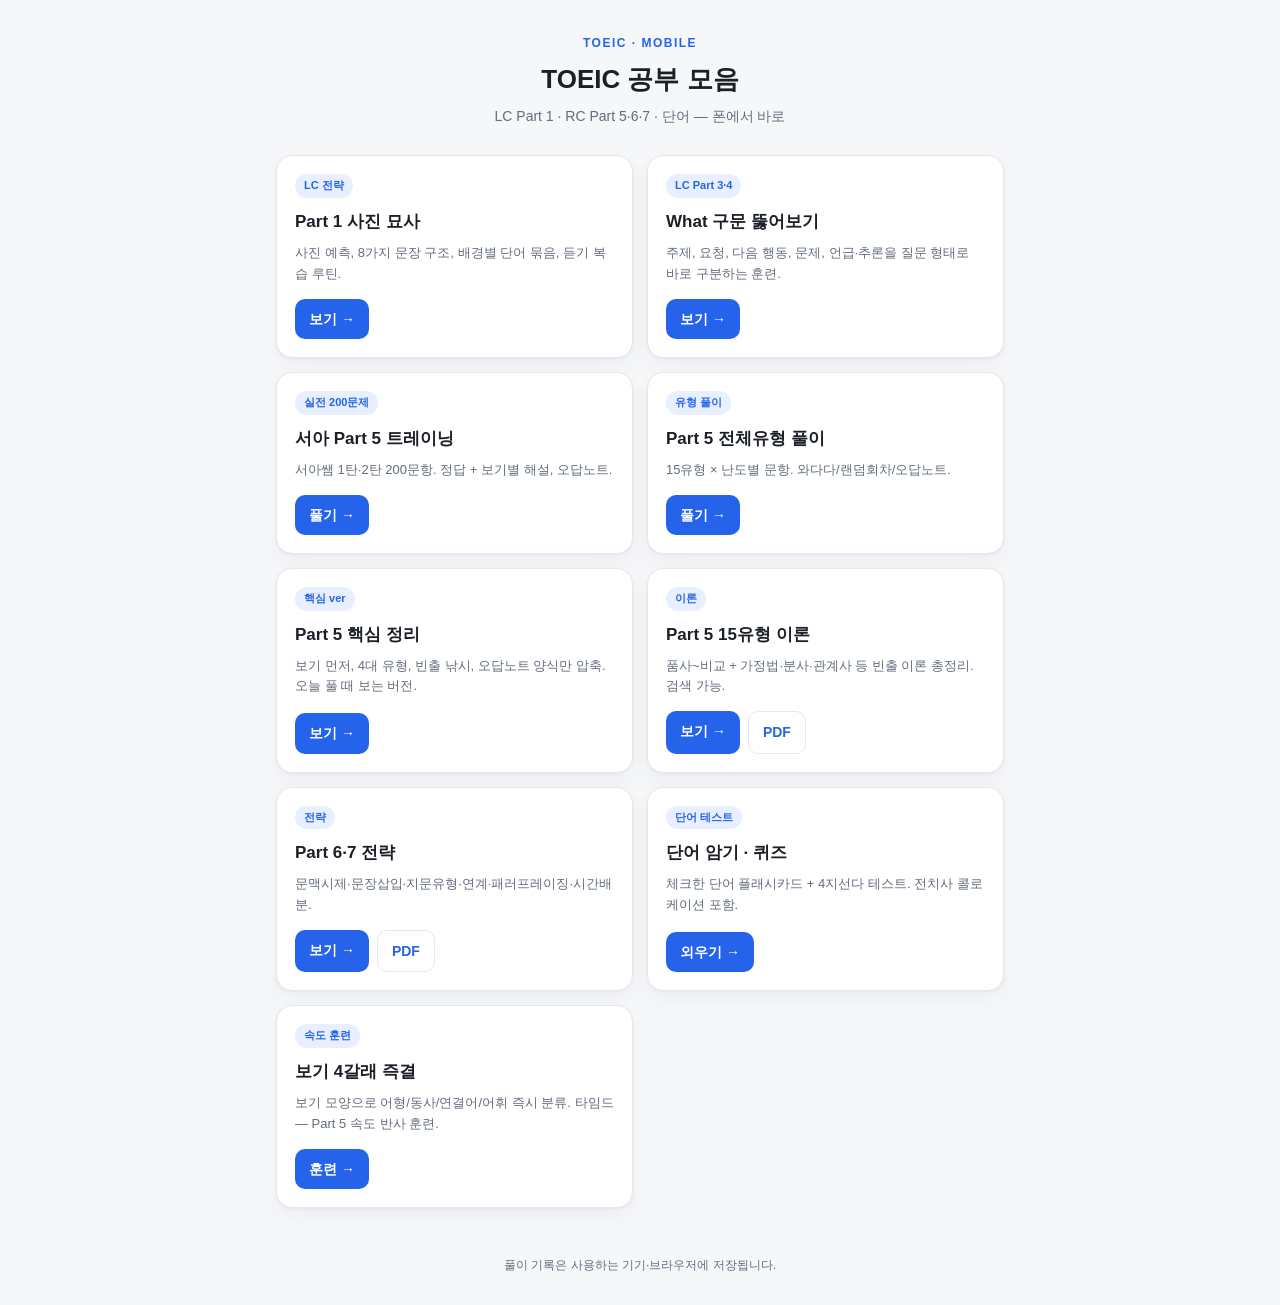
<file: index.html>
<!doctype html>
<html lang="ko">
<head>
  <meta charset="utf-8">
  <meta name="viewport" content="width=device-width, initial-scale=1">
  <title>TOEIC 공부 모음</title>
  <style>
    :root { --bg:#f6f7f9; --card:#fff; --line:#e3e7ee; --text:#1b1f27; --muted:#626c7d; --accent:#2563eb; --soft:#e8efff; }
    * { box-sizing:border-box; }
    body { margin:0; font-family:"Pretendard",-apple-system,BlinkMacSystemFont,"Segoe UI",Roboto,"Malgun Gothic",sans-serif; background:var(--bg); color:var(--text); line-height:1.6; }
    header { padding:34px 20px 18px; text-align:center; }
    .eyebrow { color:var(--accent); font-size:12px; font-weight:800; letter-spacing:1.5px; margin:0; }
    h1 { margin:6px 0 4px; font-size:26px; }
    header p.sub { margin:0; color:var(--muted); font-size:14px; }
    main { max-width:760px; margin:0 auto; padding:10px 16px 40px; }
    .grid { display:grid; grid-template-columns:1fr 1fr; gap:14px; }
    @media (max-width:560px){ .grid{ grid-template-columns:1fr; } h1{ font-size:22px; } }
    .card { background:var(--card); border:1px solid var(--line); border-radius:16px; padding:18px; display:flex; flex-direction:column; gap:8px; box-shadow:0 1px 3px rgba(20,30,50,.05),0 8px 20px rgba(20,30,50,.04); }
    .card .tag { align-self:flex-start; font-size:11px; font-weight:800; color:var(--accent); background:var(--soft); padding:3px 9px; border-radius:999px; }
    .card h2 { margin:2px 0 0; font-size:17px; }
    .card p { margin:0; color:var(--muted); font-size:13px; flex:1; }
    .links { display:flex; gap:8px; flex-wrap:wrap; margin-top:6px; }
    .links a { text-decoration:none; font-size:14px; font-weight:700; padding:9px 14px; border-radius:10px; }
    .links a.primary { background:var(--accent); color:#fff; }
    .links a.ghost { background:transparent; color:var(--accent); border:1px solid var(--line); }
    .links a:active { transform:translateY(1px); }
    footer { text-align:center; color:var(--muted); font-size:12px; padding:8px 20px 30px; }
  </style>
</head>
<body>
  <header>
    <p class="eyebrow">TOEIC · MOBILE</p>
    <h1>TOEIC 공부 모음</h1>
    <p class="sub">LC Part 1 · RC Part 5·6·7 · 단어 — 폰에서 바로</p>
  </header>
  <main>
    <div class="grid">
      <div class="card">
        <span class="tag">LC 전략</span>
        <h2>Part 1 사진 묘사</h2>
        <p>사진 예측, 8가지 문장 구조, 배경별 단어 묶음, 듣기 복습 루틴.</p>
        <div class="links"><a class="primary" href="./toeic-part1-strategy/">보기 →</a></div>
      </div>
      <div class="card">
        <span class="tag">LC Part 3·4</span>
        <h2>What 구문 뚫어보기</h2>
        <p>주제, 요청, 다음 행동, 문제, 언급·추론을 질문 형태로 바로 구분하는 훈련.</p>
        <div class="links"><a class="primary" href="./toeic-part34-what-patterns/">보기 →</a></div>
      </div>
      <div class="card">
        <span class="tag">실전 200문제</span>
        <h2>서아 Part 5 트레이닝</h2>
        <p>서아쌤 1탄·2탄 200문항. 정답 + 보기별 해설, 오답노트.</p>
        <div class="links"><a class="primary" href="./seoah-part5-training/">풀기 →</a></div>
      </div>
      <div class="card">
        <span class="tag">유형 풀이</span>
        <h2>Part 5 전체유형 풀이</h2>
        <p>15유형 × 난도별 문항. 와다다/랜덤회차/오답노트.</p>
        <div class="links"><a class="primary" href="./toeic-part5-complete-site/">풀기 →</a></div>
      </div>
      <div class="card">
        <span class="tag">핵심 ver</span>
        <h2>Part 5 핵심 정리</h2>
        <p>보기 먼저, 4대 유형, 빈출 낚시, 오답노트 양식만 압축. 오늘 풀 때 보는 버전.</p>
        <div class="links"><a class="primary" href="./toeic-part5-core/">보기 →</a></div>
      </div>
      <div class="card">
        <span class="tag">이론</span>
        <h2>Part 5 15유형 이론</h2>
        <p>품사~비교 + 가정법·분사·관계사 등 빈출 이론 총정리. 검색 가능.</p>
        <div class="links">
          <a class="primary" href="./toeic-part5-theory/">보기 →</a>
          <a class="ghost" href="./toeic-part5-theory/TOEIC-Part5-15유형-이론정리.pdf">PDF</a>
        </div>
      </div>
      <div class="card">
        <span class="tag">전략</span>
        <h2>Part 6·7 전략</h2>
        <p>문맥시제·문장삽입·지문유형·연계·패러프레이징·시간배분.</p>
        <div class="links">
          <a class="primary" href="./toeic-part67-strategy/">보기 →</a>
          <a class="ghost" href="./toeic-part67-strategy/TOEIC-Part6-7-전략정리.pdf">PDF</a>
        </div>
      </div>
      <div class="card">
        <span class="tag">단어 테스트</span>
        <h2>단어 암기 · 퀴즈</h2>
        <p>체크한 단어 플래시카드 + 4지선다 테스트. 전치사 콜로케이션 포함.</p>
        <div class="links"><a class="primary" href="./toeic-vocab/">외우기 →</a></div>
      </div>
      <div class="card">
        <span class="tag">속도 훈련</span>
        <h2>보기 4갈래 즉결</h2>
        <p>보기 모양으로 어형/동사/연결어/어휘 즉시 분류. 타임드 — Part 5 속도 반사 훈련.</p>
        <div class="links"><a class="primary" href="./toeic-part5-quickjudge/">훈련 →</a></div>
      </div>
    </div>
  </main>
  <footer>풀이 기록은 사용하는 기기·브라우저에 저장됩니다.</footer>
</body>
</html>
</file>
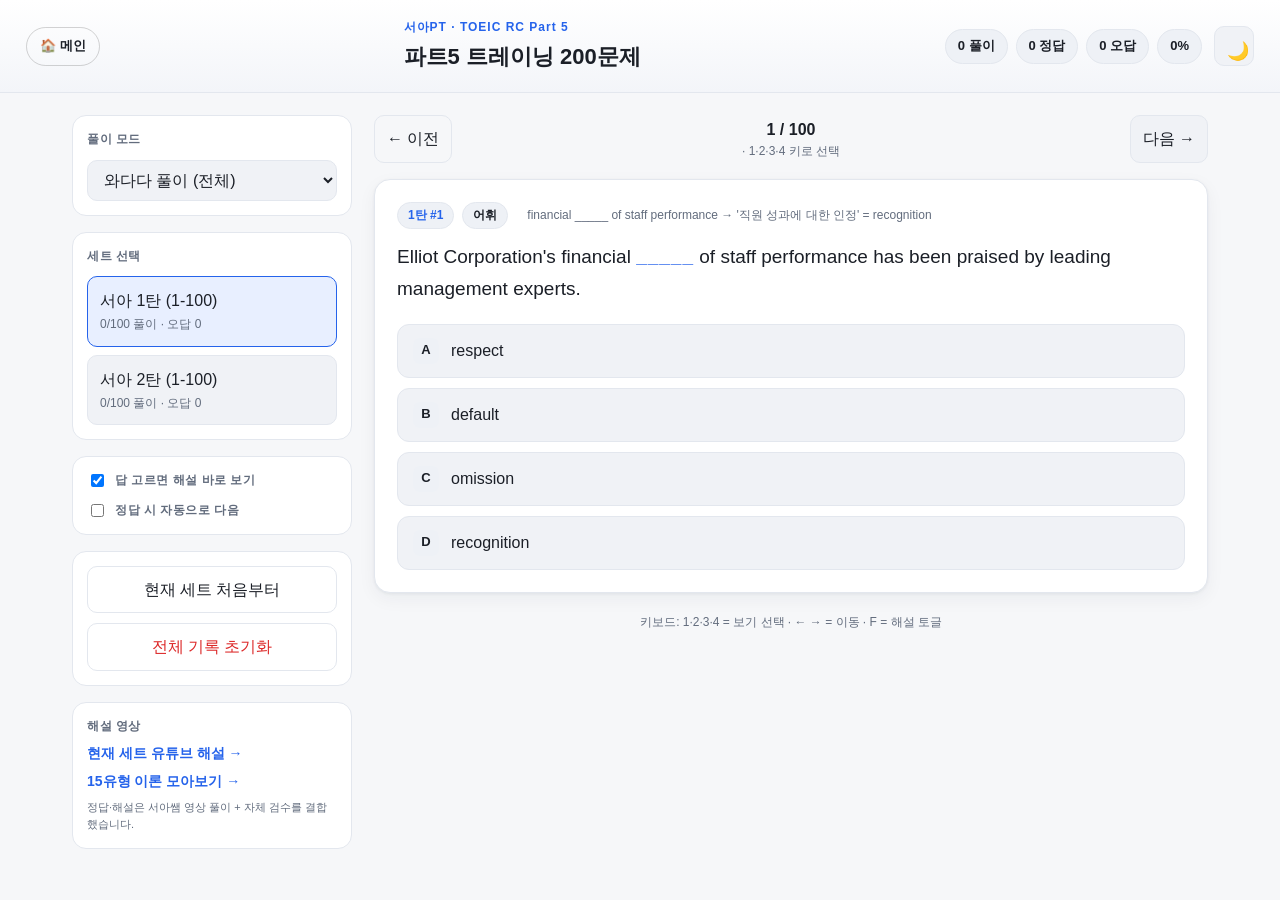
<file: seoah-part5-training/index.html>
<!doctype html>
<html lang="ko" data-theme="light">
<head>
  <meta charset="utf-8">
  <meta name="viewport" content="width=device-width, initial-scale=1">
  <title>서아PT Part 5 트레이닝 200문제</title>
  <link rel="stylesheet" href="styles.css">
</head>
<body>
  <header class="topbar">
    <a href="../" title="메인으로" class="homeBtn" style="text-decoration:none;font-weight:700;font-size:13px;padding:8px 13px;border-radius:999px;border:1px solid rgba(128,128,128,.35);color:inherit;white-space:nowrap;align-self:center">🏠 메인</a>
    <div>
      <p class="eyebrow">서아PT · TOEIC RC Part 5</p>
      <h1>파트5 트레이닝 200문제</h1>
    </div>
    <div class="headControls">
      <div class="stats" aria-live="polite">
        <span id="statAnswered">0 풀이</span>
        <span id="statCorrect">0 정답</span>
        <span id="statWrong">0 오답</span>
        <span id="statAccuracy">0%</span>
      </div>
      <button id="themeToggle" class="iconBtn" title="밝게/어둡게">🌙</button>
    </div>
  </header>

  <main class="layout">
    <aside class="sidebar">
      <div class="sideSection">
        <label for="modeSelect">풀이 모드</label>
        <select id="modeSelect">
          <option value="all">와다다 풀이 (전체)</option>
          <option value="unanswered">안 푼 문제만</option>
          <option value="mistakes">오답노트</option>
        </select>
      </div>
      <div class="sideSection">
        <label>세트 선택</label>
        <nav id="moduleList" class="moduleList" aria-label="세트 선택"></nav>
      </div>
      <div class="sideSection">
        <label class="rowLabel"><input type="checkbox" id="instantFeedback" checked> 답 고르면 해설 바로 보기</label>
        <label class="rowLabel"><input type="checkbox" id="autoAdvance"> 정답 시 자동으로 다음</label>
      </div>
      <div class="sideSection">
        <button id="resetModule" class="secondary">현재 세트 처음부터</button>
        <button id="resetAll" class="danger">전체 기록 초기화</button>
      </div>
      <div class="sideSection sourceBox">
        <p class="sourceTitle">해설 영상</p>
        <a id="srcLink" href="#" target="_blank" rel="noopener">현재 세트 유튜브 해설 →</a>
        <a href="../toeic-part5-theory/index.html">15유형 이론 모아보기 →</a>
        <p class="sourceNote">정답·해설은 서아쌤 영상 풀이 + 자체 검수를 결합했습니다.</p>
      </div>
    </aside>

    <section class="content">
      <section class="questionToolbar">
        <button id="prevQuestion" class="secondary">← 이전</button>
        <div class="toolbarCenter">
          <span id="questionProgress"></span>
          <span id="questionStatus"></span>
        </div>
        <button id="nextQuestion">다음 →</button>
      </section>

      <article class="questionCard">
        <div class="questionMeta" id="questionMeta"></div>
        <p class="questionText" id="questionText"></p>
        <div id="options" class="options"></div>
        <div id="feedback" class="feedback hidden"></div>
      </article>

      <p class="hint">키보드: 1·2·3·4 = 보기 선택 · ← → = 이동 · F = 해설 토글</p>
    </section>
  </main>

  <script src="questions.js"></script>
  <script src="app.js"></script>
</body>
</html>
</file>
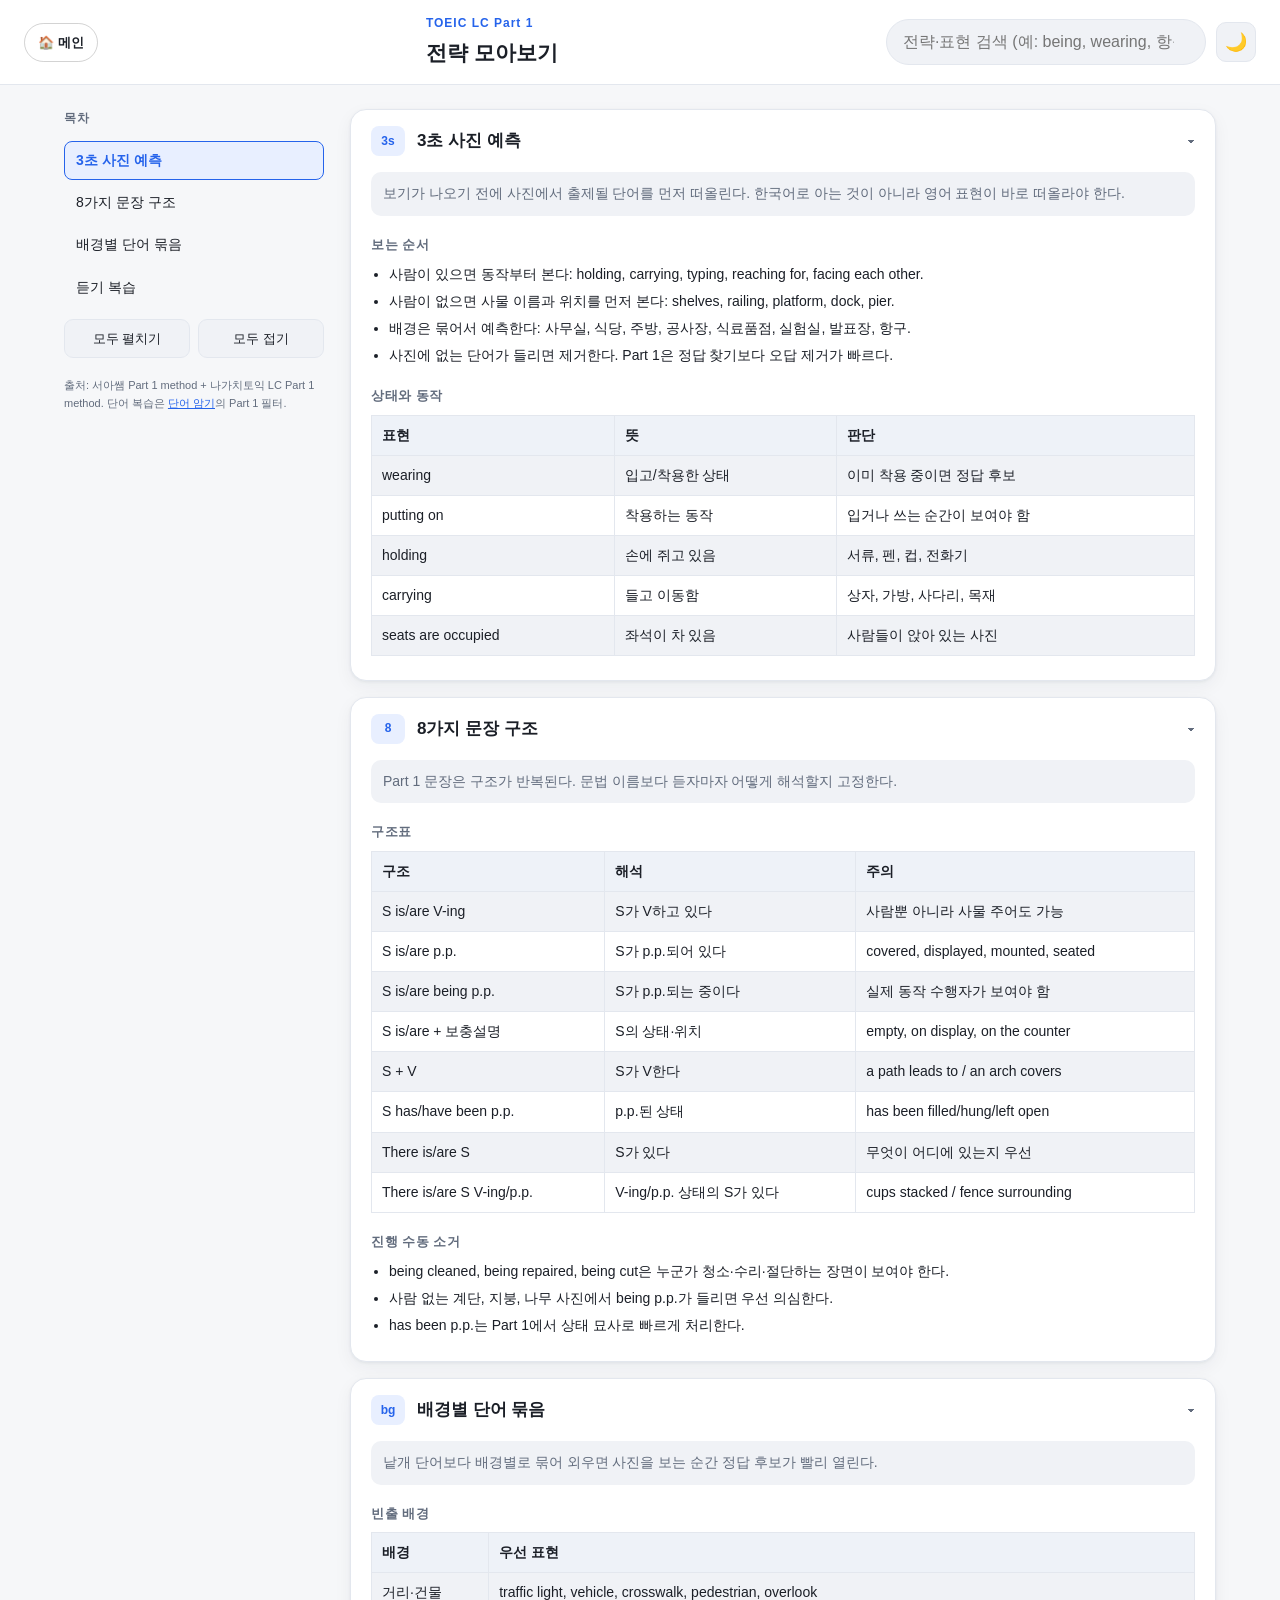
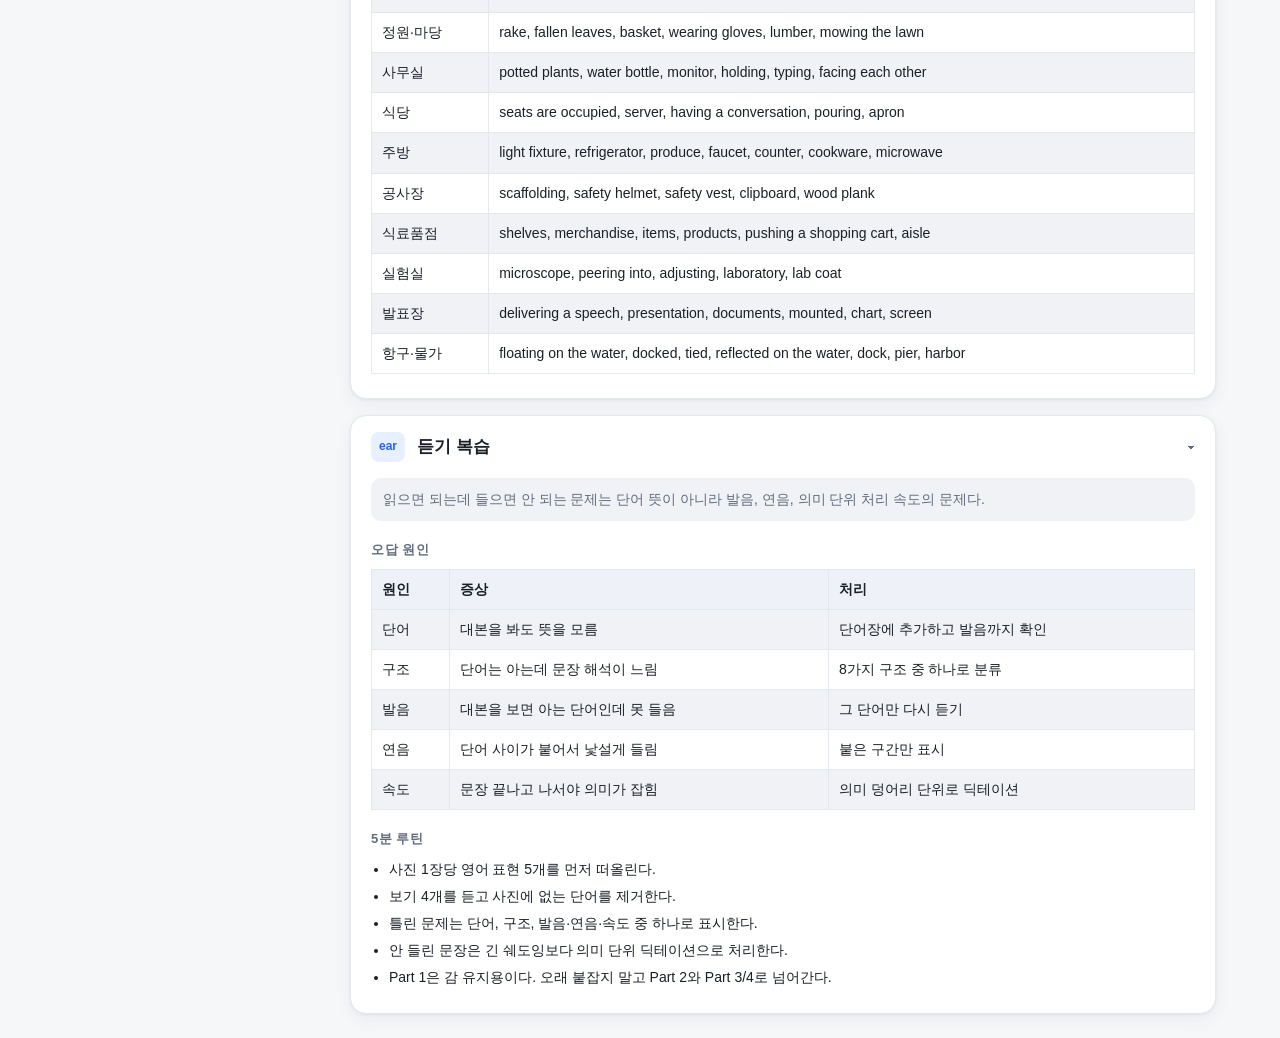
<file: toeic-part1-strategy/index.html>
<!doctype html>
<html lang="ko" data-theme="light">
<head>
  <meta charset="utf-8">
  <meta name="viewport" content="width=device-width, initial-scale=1">
  <title>TOEIC Part 1 전략 모아보기</title>
  <link rel="stylesheet" href="styles.css">
</head>
<body>
  <header class="topbar">
    <a href="../" title="메인으로" class="homeBtn">🏠 메인</a>
    <div>
      <p class="eyebrow">TOEIC LC Part 1</p>
      <h1>전략 모아보기</h1>
    </div>
    <div class="headControls">
      <input id="filter" type="search" placeholder="전략·표현 검색 (예: being, wearing, 항구)" autocomplete="off">
      <button id="themeToggle" class="iconBtn" title="밝게/어둡게">🌙</button>
    </div>
  </header>

  <main class="layout">
    <aside class="sidebar">
      <p class="sideTitle">목차</p>
      <nav id="toc" class="toc" aria-label="목차"></nav>
      <div class="sideActions">
        <button id="expandAll" class="secondary">모두 펼치기</button>
        <button id="collapseAll" class="secondary">모두 접기</button>
      </div>
      <p class="sourceNote">출처: 서아쌤 Part 1 method + 나가치토익 LC Part 1 method. 단어 복습은 <a href="../toeic-vocab/index.html">단어 암기</a>의 Part 1 필터.</p>
    </aside>

    <section id="content" class="content"></section>
  </main>

  <button id="toTop" class="toTop" title="맨 위로">↑</button>

  <script src="part1.js"></script>
  <script src="app.js"></script>
</body>
</html>
</file>
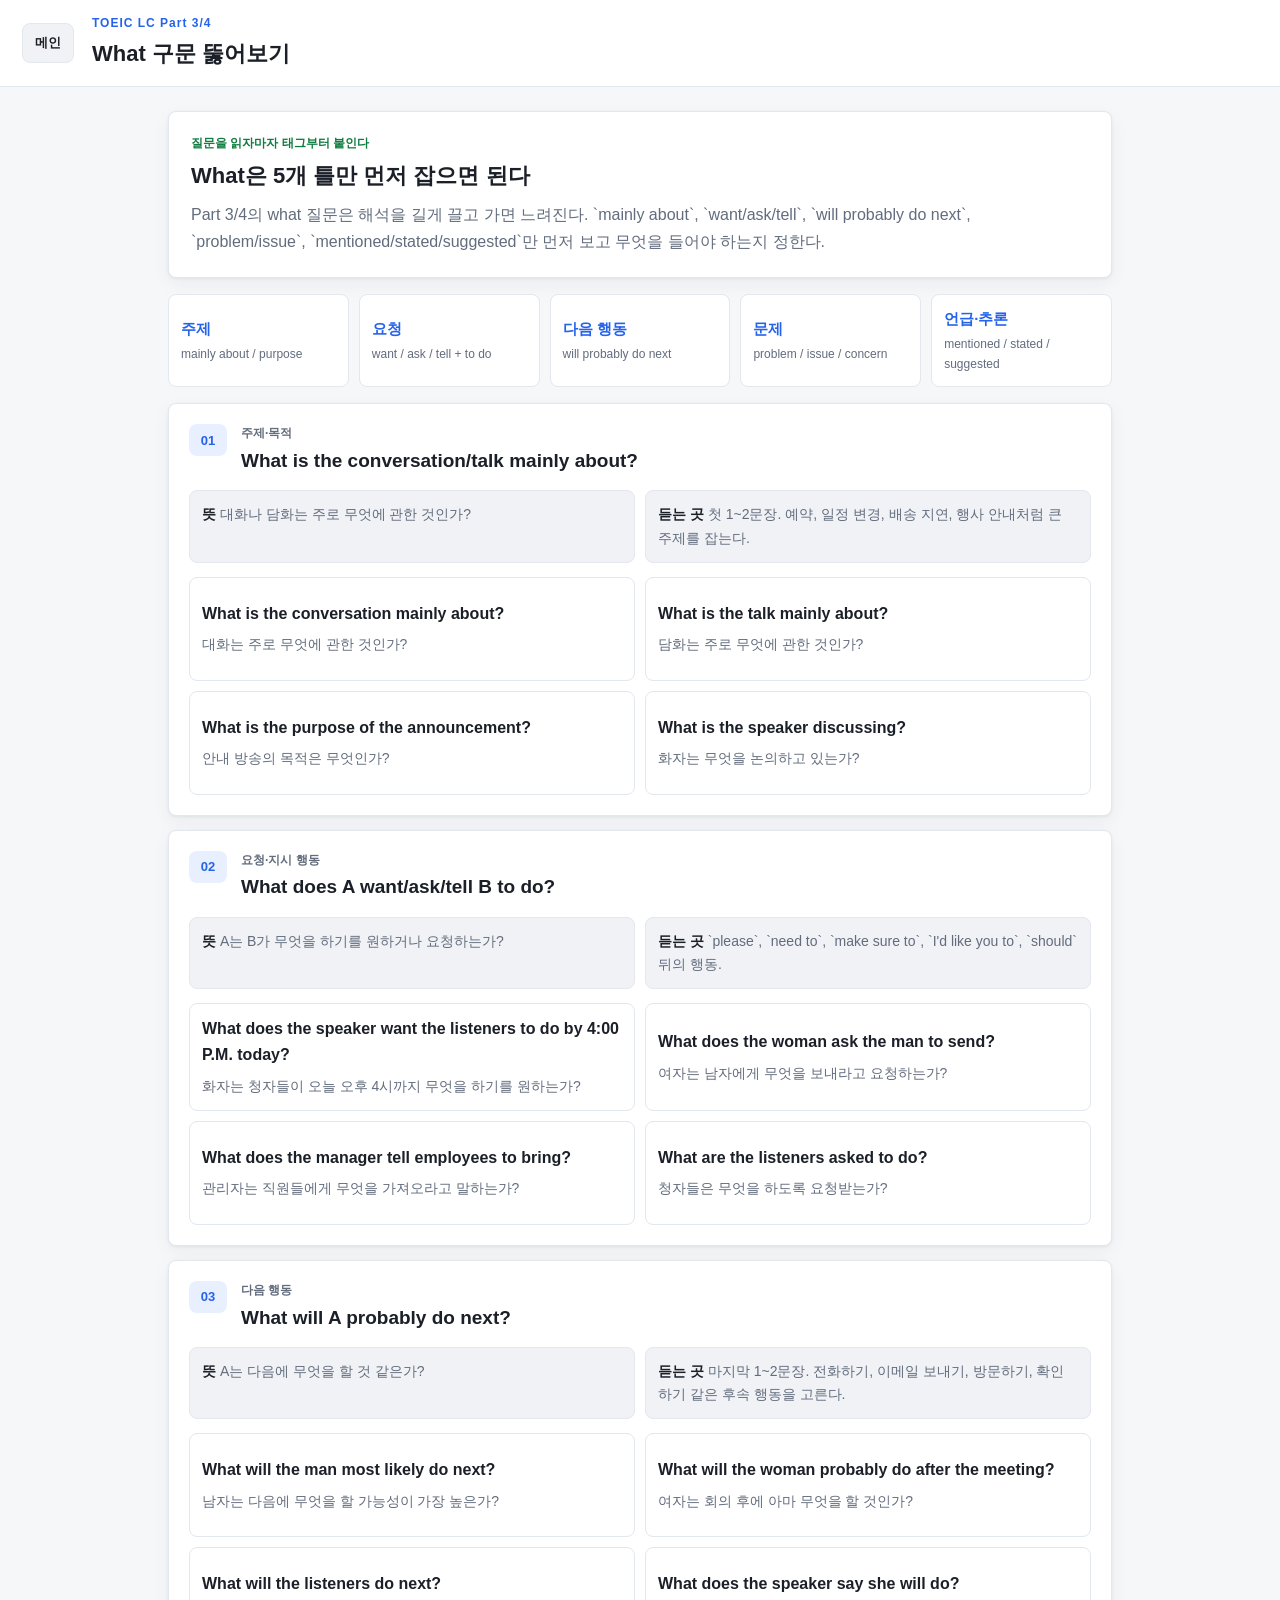
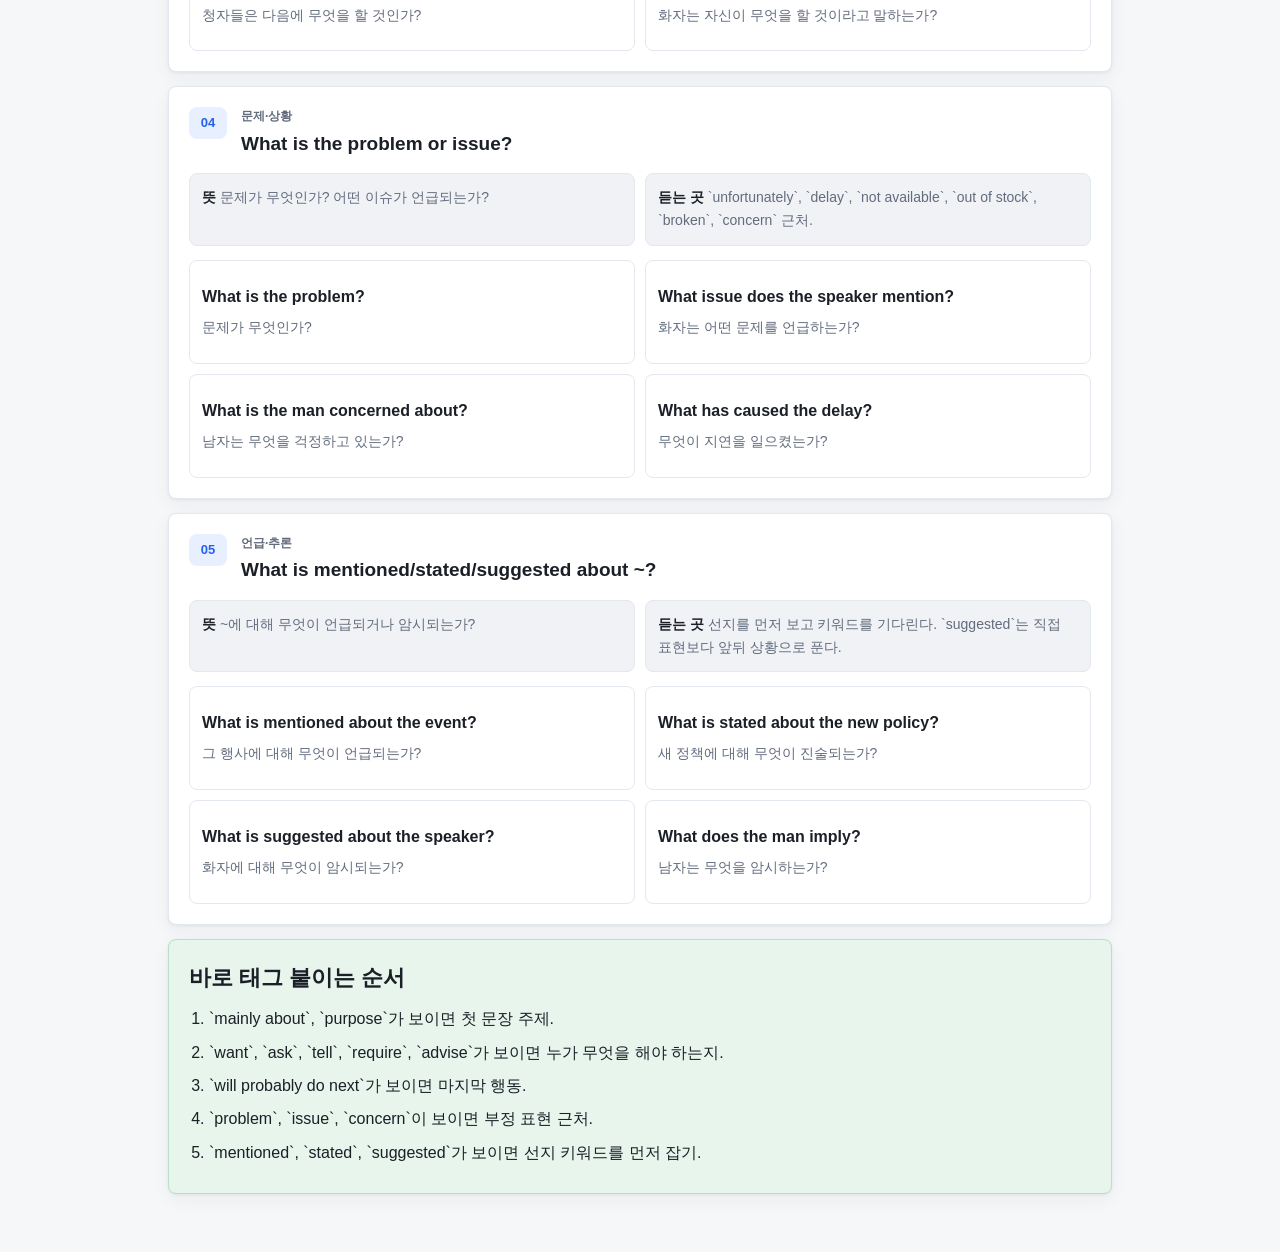
<file: toeic-part34-what-patterns/index.html>
<!doctype html>
<html lang="ko">
<head>
  <meta charset="utf-8">
  <meta name="viewport" content="width=device-width, initial-scale=1">
  <title>TOEIC Part 3/4 What 구문 뚫어보기</title>
  <link rel="stylesheet" href="styles.css">
</head>
<body>
  <header class="topbar">
    <a class="homeBtn" href="../">메인</a>
    <div>
      <p class="eyebrow">TOEIC LC Part 3/4</p>
      <h1>What 구문 뚫어보기</h1>
    </div>
  </header>

  <main>
    <section class="lead">
      <p class="kicker">질문을 읽자마자 태그부터 붙인다</p>
      <h2>What은 5개 틀만 먼저 잡으면 된다</h2>
      <p>Part 3/4의 what 질문은 해석을 길게 끌고 가면 느려진다. `mainly about`, `want/ask/tell`, `will probably do next`, `problem/issue`, `mentioned/stated/suggested`만 먼저 보고 무엇을 들어야 하는지 정한다.</p>
    </section>

    <section class="quickGrid" aria-label="빠른 구분표">
      <a href="#mainly"><strong>주제</strong><span>mainly about / purpose</span></a>
      <a href="#request"><strong>요청</strong><span>want / ask / tell + to do</span></a>
      <a href="#next"><strong>다음 행동</strong><span>will probably do next</span></a>
      <a href="#problem"><strong>문제</strong><span>problem / issue / concern</span></a>
      <a href="#mentioned"><strong>언급·추론</strong><span>mentioned / stated / suggested</span></a>
    </section>

    <section id="mainly" class="pattern">
      <div class="patternHead">
        <span class="num">01</span>
        <div>
          <p class="label">주제·목적</p>
          <h2>What is the conversation/talk mainly about?</h2>
        </div>
      </div>
      <div class="rule">
        <p><strong>뜻</strong> 대화나 담화는 주로 무엇에 관한 것인가?</p>
        <p><strong>듣는 곳</strong> 첫 1~2문장. 예약, 일정 변경, 배송 지연, 행사 안내처럼 큰 주제를 잡는다.</p>
      </div>
      <ol class="examples">
        <li><span>What is the conversation mainly about?</span><em>대화는 주로 무엇에 관한 것인가?</em></li>
        <li><span>What is the talk mainly about?</span><em>담화는 주로 무엇에 관한 것인가?</em></li>
        <li><span>What is the purpose of the announcement?</span><em>안내 방송의 목적은 무엇인가?</em></li>
        <li><span>What is the speaker discussing?</span><em>화자는 무엇을 논의하고 있는가?</em></li>
      </ol>
    </section>

    <section id="request" class="pattern">
      <div class="patternHead">
        <span class="num">02</span>
        <div>
          <p class="label">요청·지시 행동</p>
          <h2>What does A want/ask/tell B to do?</h2>
        </div>
      </div>
      <div class="rule">
        <p><strong>뜻</strong> A는 B가 무엇을 하기를 원하거나 요청하는가?</p>
        <p><strong>듣는 곳</strong> `please`, `need to`, `make sure to`, `I'd like you to`, `should` 뒤의 행동.</p>
      </div>
      <ol class="examples">
        <li><span>What does the speaker want the listeners to do by 4:00 P.M. today?</span><em>화자는 청자들이 오늘 오후 4시까지 무엇을 하기를 원하는가?</em></li>
        <li><span>What does the woman ask the man to send?</span><em>여자는 남자에게 무엇을 보내라고 요청하는가?</em></li>
        <li><span>What does the manager tell employees to bring?</span><em>관리자는 직원들에게 무엇을 가져오라고 말하는가?</em></li>
        <li><span>What are the listeners asked to do?</span><em>청자들은 무엇을 하도록 요청받는가?</em></li>
      </ol>
    </section>

    <section id="next" class="pattern">
      <div class="patternHead">
        <span class="num">03</span>
        <div>
          <p class="label">다음 행동</p>
          <h2>What will A probably do next?</h2>
        </div>
      </div>
      <div class="rule">
        <p><strong>뜻</strong> A는 다음에 무엇을 할 것 같은가?</p>
        <p><strong>듣는 곳</strong> 마지막 1~2문장. 전화하기, 이메일 보내기, 방문하기, 확인하기 같은 후속 행동을 고른다.</p>
      </div>
      <ol class="examples">
        <li><span>What will the man most likely do next?</span><em>남자는 다음에 무엇을 할 가능성이 가장 높은가?</em></li>
        <li><span>What will the woman probably do after the meeting?</span><em>여자는 회의 후에 아마 무엇을 할 것인가?</em></li>
        <li><span>What will the listeners do next?</span><em>청자들은 다음에 무엇을 할 것인가?</em></li>
        <li><span>What does the speaker say she will do?</span><em>화자는 자신이 무엇을 할 것이라고 말하는가?</em></li>
      </ol>
    </section>

    <section id="problem" class="pattern">
      <div class="patternHead">
        <span class="num">04</span>
        <div>
          <p class="label">문제·상황</p>
          <h2>What is the problem or issue?</h2>
        </div>
      </div>
      <div class="rule">
        <p><strong>뜻</strong> 문제가 무엇인가? 어떤 이슈가 언급되는가?</p>
        <p><strong>듣는 곳</strong> `unfortunately`, `delay`, `not available`, `out of stock`, `broken`, `concern` 근처.</p>
      </div>
      <ol class="examples">
        <li><span>What is the problem?</span><em>문제가 무엇인가?</em></li>
        <li><span>What issue does the speaker mention?</span><em>화자는 어떤 문제를 언급하는가?</em></li>
        <li><span>What is the man concerned about?</span><em>남자는 무엇을 걱정하고 있는가?</em></li>
        <li><span>What has caused the delay?</span><em>무엇이 지연을 일으켰는가?</em></li>
      </ol>
    </section>

    <section id="mentioned" class="pattern">
      <div class="patternHead">
        <span class="num">05</span>
        <div>
          <p class="label">언급·추론</p>
          <h2>What is mentioned/stated/suggested about ~?</h2>
        </div>
      </div>
      <div class="rule">
        <p><strong>뜻</strong> ~에 대해 무엇이 언급되거나 암시되는가?</p>
        <p><strong>듣는 곳</strong> 선지를 먼저 보고 키워드를 기다린다. `suggested`는 직접 표현보다 앞뒤 상황으로 푼다.</p>
      </div>
      <ol class="examples">
        <li><span>What is mentioned about the event?</span><em>그 행사에 대해 무엇이 언급되는가?</em></li>
        <li><span>What is stated about the new policy?</span><em>새 정책에 대해 무엇이 진술되는가?</em></li>
        <li><span>What is suggested about the speaker?</span><em>화자에 대해 무엇이 암시되는가?</em></li>
        <li><span>What does the man imply?</span><em>남자는 무엇을 암시하는가?</em></li>
      </ol>
    </section>

    <section class="drill">
      <h2>바로 태그 붙이는 순서</h2>
      <ol>
        <li>`mainly about`, `purpose`가 보이면 첫 문장 주제.</li>
        <li>`want`, `ask`, `tell`, `require`, `advise`가 보이면 누가 무엇을 해야 하는지.</li>
        <li>`will probably do next`가 보이면 마지막 행동.</li>
        <li>`problem`, `issue`, `concern`이 보이면 부정 표현 근처.</li>
        <li>`mentioned`, `stated`, `suggested`가 보이면 선지 키워드를 먼저 잡기.</li>
      </ol>
    </section>
  </main>
</body>
</html>
</file>
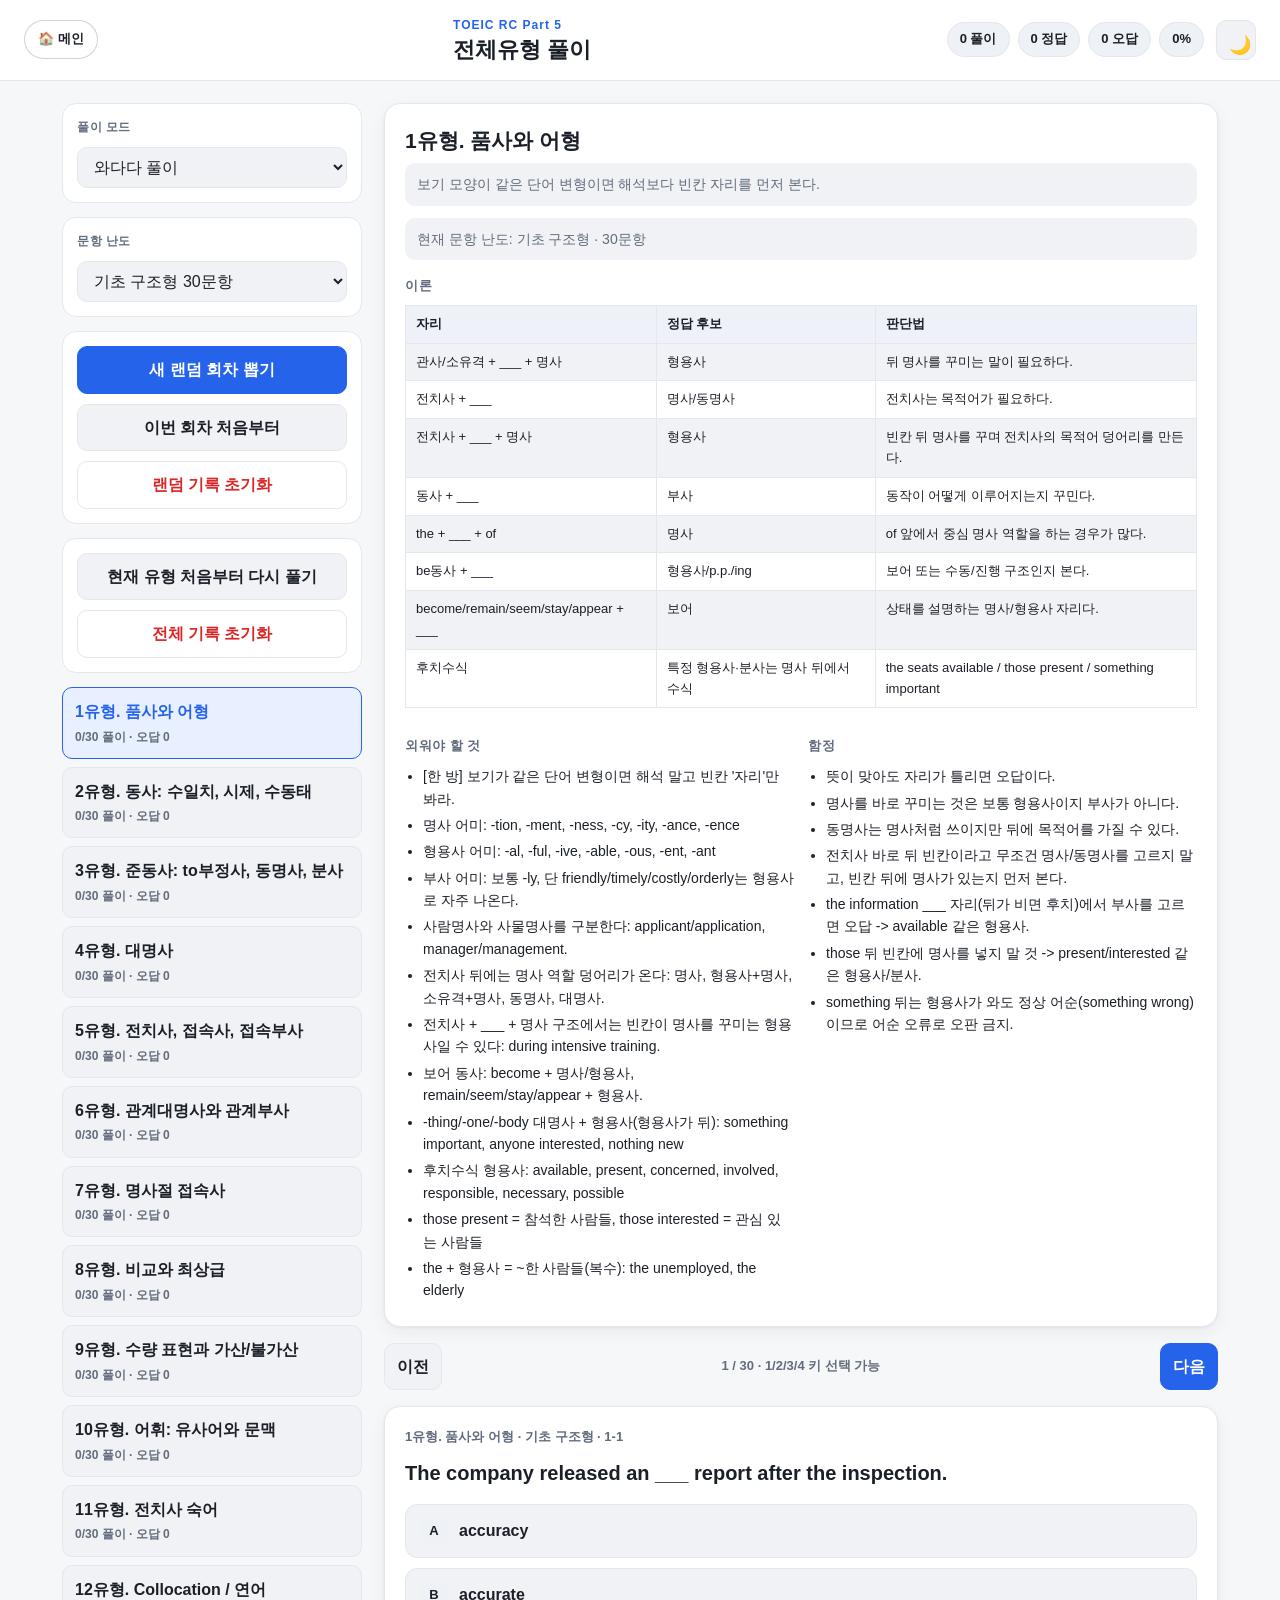
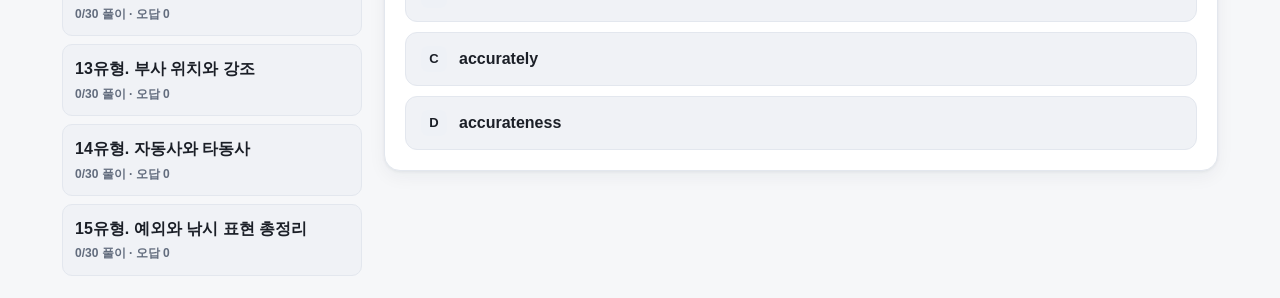
<file: toeic-part5-complete-site/index.html>
<!doctype html>
<html lang="ko" data-theme="light">
<head>
  <meta charset="utf-8">
  <meta name="viewport" content="width=device-width, initial-scale=1">
  <title>TOEIC Part 5 전체유형 풀이</title>
  <link rel="stylesheet" href="styles.css">
</head>
<body>
  <header class="topbar">
    <a href="../" title="메인으로" class="homeBtn" style="text-decoration:none;font-weight:700;font-size:13px;padding:8px 13px;border-radius:999px;border:1px solid rgba(128,128,128,.35);color:inherit;white-space:nowrap;align-self:center">🏠 메인</a>
    <div>
      <p class="eyebrow">TOEIC RC Part 5</p>
      <h1>전체유형 풀이</h1>
    </div>
      <div class="headControls">
        <div class="stats" aria-live="polite">
          <span id="statAnswered">0 풀이</span>
          <span id="statCorrect">0 정답</span>
          <span id="statWrong">0 오답</span>
          <span id="statAccuracy">0%</span>
        </div>
        <button id="themeToggle" class="iconBtn" title="밝게/어둡게">🌙</button>
      </div>
  </header>

  <main class="layout">
    <aside class="sidebar">
      <div class="sideSection">
        <label for="modeSelect">풀이 모드</label>
        <select id="modeSelect">
          <option value="all">와다다 풀이</option>
          <option value="random">랜덤 회차 30문항</option>
          <option value="mistakes">오답노트</option>
          <option value="unanswered">안 푼 문제만</option>
        </select>
      </div>
      <div class="sideSection">
        <label for="bankSelect">문항 난도</label>
        <select id="bankSelect">
          <option value="base">기초 구조형 30문항</option>
          <option value="level2">실전 2단계 10문항</option>
          <option value="level3">실전 3단계 10문항</option>
        </select>
      </div>
      <div class="sideSection">
        <button id="startRandom">새 랜덤 회차 뽑기</button>
        <button id="retryRandom" class="secondary">이번 회차 처음부터</button>
        <button id="clearRandom" class="danger">랜덤 기록 초기화</button>
      </div>
      <div class="sideSection">
        <button id="resetModule" class="secondary">현재 유형 처음부터 다시 풀기</button>
        <button id="resetAll" class="danger">전체 기록 초기화</button>
      </div>
      <nav id="moduleList" class="moduleList" aria-label="유형 선택"></nav>
    </aside>

    <section class="content">
      <section class="studyPanel" id="studyPanel"></section>

      <section class="questionToolbar">
        <button id="prevQuestion" class="secondary">이전</button>
        <div>
          <span id="questionProgress"></span>
          <span id="questionStatus"></span>
        </div>
        <button id="nextQuestion">다음</button>
      </section>

      <article class="questionCard">
        <div class="questionMeta" id="questionMeta"></div>
        <h2 id="questionText"></h2>
        <div id="options" class="options"></div>
        <div id="feedback" class="feedback hidden"></div>
      </article>
    </section>
  </main>

  <script src="questions.js"></script>
  <script src="app.js"></script>
</body>
</html>
</file>
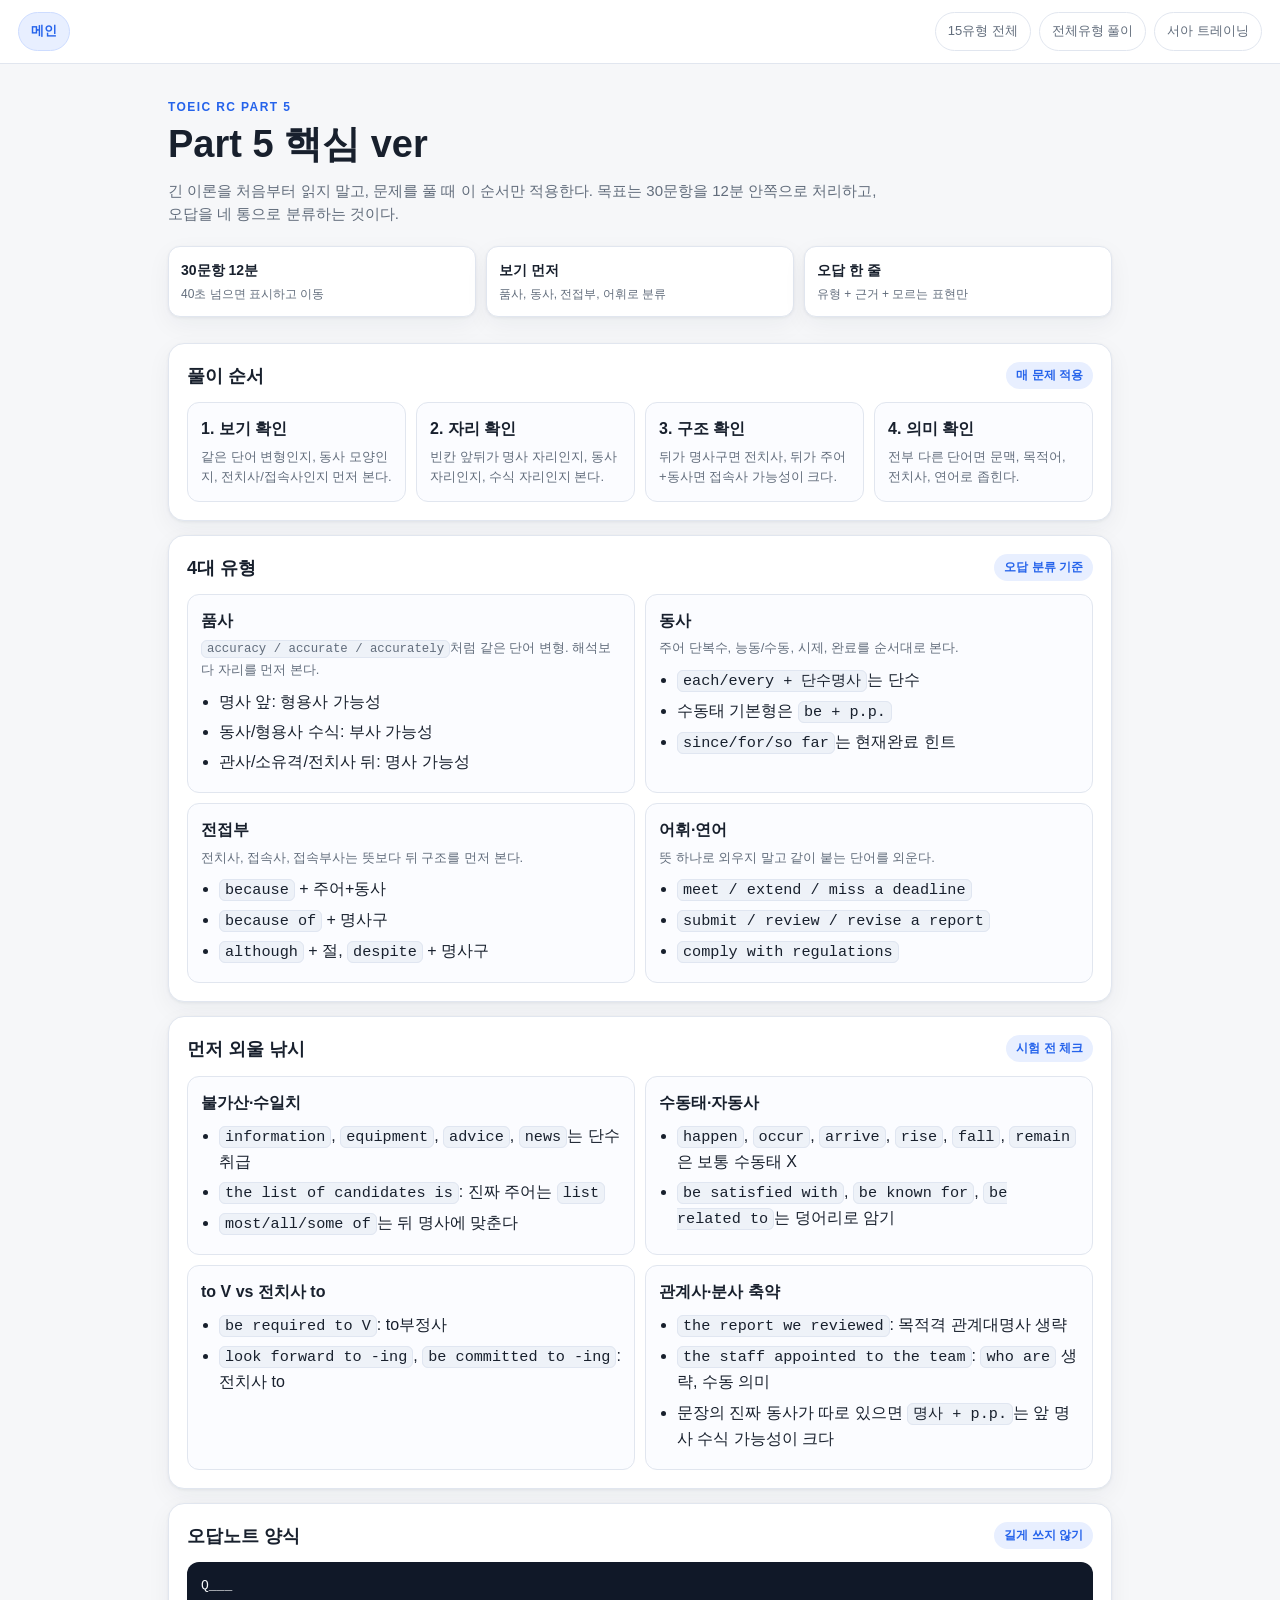
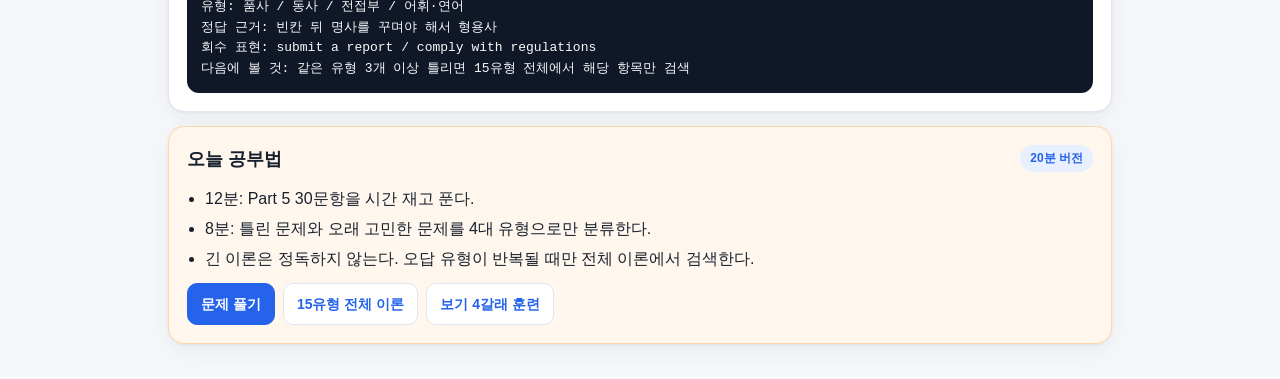
<file: toeic-part5-core/index.html>
<!doctype html>
<html lang="ko">
<head>
  <meta charset="utf-8">
  <meta name="viewport" content="width=device-width, initial-scale=1">
  <title>TOEIC Part 5 핵심 ver</title>
  <style>
    :root {
      --bg: #f6f7f9;
      --panel: #ffffff;
      --line: #e1e6ef;
      --text: #18202d;
      --muted: #626d7c;
      --accent: #2563eb;
      --accent2: #0f766e;
      --soft: #e8efff;
      --warn: #fff7ed;
      --warnLine: #fed7aa;
      --shadow: 0 1px 3px rgba(20, 30, 50, 0.06), 0 8px 24px rgba(20, 30, 50, 0.05);
    }

    * { box-sizing: border-box; }
    body {
      margin: 0;
      font-family: "Pretendard", -apple-system, BlinkMacSystemFont, "Segoe UI", Roboto, "Malgun Gothic", sans-serif;
      background: var(--bg);
      color: var(--text);
      line-height: 1.58;
    }
    a { color: inherit; }
    .topbar {
      position: sticky;
      top: 0;
      z-index: 10;
      display: flex;
      align-items: center;
      justify-content: space-between;
      gap: 12px;
      padding: 12px 18px;
      background: rgba(255, 255, 255, 0.94);
      border-bottom: 1px solid var(--line);
      backdrop-filter: blur(10px);
    }
    .home {
      text-decoration: none;
      font-size: 13px;
      font-weight: 800;
      color: var(--accent);
      background: var(--soft);
      border: 1px solid #cddcff;
      border-radius: 999px;
      padding: 8px 12px;
      white-space: nowrap;
    }
    .topLinks { display: flex; gap: 8px; flex-wrap: wrap; justify-content: flex-end; }
    .topLinks a {
      text-decoration: none;
      font-size: 13px;
      color: var(--muted);
      border: 1px solid var(--line);
      border-radius: 999px;
      padding: 8px 12px;
      background: #fff;
    }
    header {
      max-width: 980px;
      margin: 0 auto;
      padding: 34px 18px 18px;
    }
    .eyebrow {
      margin: 0 0 6px;
      font-size: 12px;
      font-weight: 900;
      letter-spacing: 1.4px;
      color: var(--accent);
    }
    h1 {
      margin: 0;
      font-size: clamp(25px, 5vw, 38px);
      line-height: 1.16;
      letter-spacing: 0;
    }
    .lead {
      max-width: 720px;
      margin: 12px 0 0;
      color: var(--muted);
      font-size: 15px;
    }
    .ruleBar {
      display: grid;
      grid-template-columns: repeat(3, 1fr);
      gap: 10px;
      margin-top: 20px;
    }
    .rule {
      background: var(--panel);
      border: 1px solid var(--line);
      border-radius: 12px;
      padding: 12px;
      box-shadow: var(--shadow);
    }
    .rule strong { display: block; font-size: 14px; }
    .rule span { display: block; margin-top: 4px; color: var(--muted); font-size: 12px; }
    main {
      max-width: 980px;
      margin: 0 auto;
      padding: 8px 18px 42px;
      display: grid;
      gap: 14px;
    }
    section {
      background: var(--panel);
      border: 1px solid var(--line);
      border-radius: 16px;
      padding: 18px;
      box-shadow: var(--shadow);
    }
    .sectionHead {
      display: flex;
      gap: 10px;
      align-items: flex-start;
      justify-content: space-between;
      margin-bottom: 12px;
    }
    h2 {
      margin: 0;
      font-size: 18px;
      letter-spacing: 0;
    }
    .badge {
      flex: none;
      color: var(--accent);
      background: var(--soft);
      border-radius: 999px;
      padding: 4px 10px;
      font-size: 12px;
      font-weight: 900;
    }
    .flow {
      display: grid;
      grid-template-columns: repeat(4, 1fr);
      gap: 10px;
    }
    .step, .typeCard, .noteBox {
      border: 1px solid var(--line);
      border-radius: 12px;
      padding: 13px;
      background: #fbfcff;
    }
    .step b, .typeCard b { display: block; margin-bottom: 5px; }
    .step p, .typeCard p, .noteBox p {
      margin: 0;
      color: var(--muted);
      font-size: 13px;
    }
    .types {
      display: grid;
      grid-template-columns: repeat(2, 1fr);
      gap: 10px;
    }
    ul {
      margin: 8px 0 0;
      padding-left: 18px;
    }
    li { margin: 5px 0; }
    code {
      font-family: "Cascadia Mono", Consolas, monospace;
      background: #eef2f8;
      border: 1px solid #e0e6f1;
      border-radius: 6px;
      padding: 1px 5px;
      font-size: 0.95em;
    }
    .grid2 {
      display: grid;
      grid-template-columns: 1fr 1fr;
      gap: 10px;
    }
    .warn {
      background: var(--warn);
      border-color: var(--warnLine);
    }
    .template {
      white-space: pre-wrap;
      margin: 0;
      font-family: "Cascadia Mono", Consolas, monospace;
      font-size: 13px;
      background: #101828;
      color: #f8fafc;
      border-radius: 12px;
      padding: 14px;
      overflow: auto;
    }
    .links {
      display: flex;
      gap: 8px;
      flex-wrap: wrap;
      margin-top: 12px;
    }
    .links a {
      text-decoration: none;
      font-weight: 800;
      font-size: 14px;
      border-radius: 10px;
      padding: 9px 13px;
      border: 1px solid var(--line);
    }
    .links .primary {
      color: #fff;
      background: var(--accent);
      border-color: var(--accent);
    }
    .links .secondary { color: var(--accent); background: #fff; }
    @media (max-width: 760px) {
      .topbar { align-items: flex-start; flex-direction: column; }
      .topLinks { justify-content: flex-start; }
      .ruleBar, .flow, .types, .grid2 { grid-template-columns: 1fr; }
      section { padding: 16px; }
    }
  </style>
</head>
<body>
  <nav class="topbar" aria-label="상단 이동">
    <a class="home" href="../">메인</a>
    <div class="topLinks">
      <a href="../toeic-part5-theory/">15유형 전체</a>
      <a href="../toeic-part5-complete-site/">전체유형 풀이</a>
      <a href="../seoah-part5-training/">서아 트레이닝</a>
    </div>
  </nav>

  <header>
    <p class="eyebrow">TOEIC RC PART 5</p>
    <h1>Part 5 핵심 ver</h1>
    <p class="lead">긴 이론을 처음부터 읽지 말고, 문제를 풀 때 이 순서만 적용한다. 목표는 30문항을 12분 안쪽으로 처리하고, 오답을 네 통으로 분류하는 것이다.</p>
    <div class="ruleBar" aria-label="시험 운영 핵심">
      <div class="rule"><strong>30문항 12분</strong><span>40초 넘으면 표시하고 이동</span></div>
      <div class="rule"><strong>보기 먼저</strong><span>품사, 동사, 전접부, 어휘로 분류</span></div>
      <div class="rule"><strong>오답 한 줄</strong><span>유형 + 근거 + 모르는 표현만</span></div>
    </div>
  </header>

  <main>
    <section>
      <div class="sectionHead">
        <h2>풀이 순서</h2>
        <span class="badge">매 문제 적용</span>
      </div>
      <div class="flow">
        <div class="step">
          <b>1. 보기 확인</b>
          <p>같은 단어 변형인지, 동사 모양인지, 전치사/접속사인지 먼저 본다.</p>
        </div>
        <div class="step">
          <b>2. 자리 확인</b>
          <p>빈칸 앞뒤가 명사 자리인지, 동사 자리인지, 수식 자리인지 본다.</p>
        </div>
        <div class="step">
          <b>3. 구조 확인</b>
          <p>뒤가 명사구면 전치사, 뒤가 주어+동사면 접속사 가능성이 크다.</p>
        </div>
        <div class="step">
          <b>4. 의미 확인</b>
          <p>전부 다른 단어면 문맥, 목적어, 전치사, 연어로 좁힌다.</p>
        </div>
      </div>
    </section>

    <section>
      <div class="sectionHead">
        <h2>4대 유형</h2>
        <span class="badge">오답 분류 기준</span>
      </div>
      <div class="types">
        <div class="typeCard">
          <b>품사</b>
          <p><code>accuracy / accurate / accurately</code>처럼 같은 단어 변형. 해석보다 자리를 먼저 본다.</p>
          <ul>
            <li>명사 앞: 형용사 가능성</li>
            <li>동사/형용사 수식: 부사 가능성</li>
            <li>관사/소유격/전치사 뒤: 명사 가능성</li>
          </ul>
        </div>
        <div class="typeCard">
          <b>동사</b>
          <p>주어 단복수, 능동/수동, 시제, 완료를 순서대로 본다.</p>
          <ul>
            <li><code>each/every + 단수명사</code>는 단수</li>
            <li>수동태 기본형은 <code>be + p.p.</code></li>
            <li><code>since/for/so far</code>는 현재완료 힌트</li>
          </ul>
        </div>
        <div class="typeCard">
          <b>전접부</b>
          <p>전치사, 접속사, 접속부사는 뜻보다 뒤 구조를 먼저 본다.</p>
          <ul>
            <li><code>because</code> + 주어+동사</li>
            <li><code>because of</code> + 명사구</li>
            <li><code>although</code> + 절, <code>despite</code> + 명사구</li>
          </ul>
        </div>
        <div class="typeCard">
          <b>어휘·연어</b>
          <p>뜻 하나로 외우지 말고 같이 붙는 단어를 외운다.</p>
          <ul>
            <li><code>meet / extend / miss a deadline</code></li>
            <li><code>submit / review / revise a report</code></li>
            <li><code>comply with regulations</code></li>
          </ul>
        </div>
      </div>
    </section>

    <section>
      <div class="sectionHead">
        <h2>먼저 외울 낚시</h2>
        <span class="badge">시험 전 체크</span>
      </div>
      <div class="grid2">
        <div class="noteBox">
          <b>불가산·수일치</b>
          <ul>
            <li><code>information</code>, <code>equipment</code>, <code>advice</code>, <code>news</code>는 단수 취급</li>
            <li><code>the list of candidates is</code>: 진짜 주어는 <code>list</code></li>
            <li><code>most/all/some of</code>는 뒤 명사에 맞춘다</li>
          </ul>
        </div>
        <div class="noteBox">
          <b>수동태·자동사</b>
          <ul>
            <li><code>happen</code>, <code>occur</code>, <code>arrive</code>, <code>rise</code>, <code>fall</code>, <code>remain</code>은 보통 수동태 X</li>
            <li><code>be satisfied with</code>, <code>be known for</code>, <code>be related to</code>는 덩어리로 암기</li>
          </ul>
        </div>
        <div class="noteBox">
          <b>to V vs 전치사 to</b>
          <ul>
            <li><code>be required to V</code>: to부정사</li>
            <li><code>look forward to -ing</code>, <code>be committed to -ing</code>: 전치사 to</li>
          </ul>
        </div>
        <div class="noteBox">
          <b>관계사·분사 축약</b>
          <ul>
            <li><code>the report we reviewed</code>: 목적격 관계대명사 생략</li>
            <li><code>the staff appointed to the team</code>: <code>who are</code> 생략, 수동 의미</li>
            <li>문장의 진짜 동사가 따로 있으면 <code>명사 + p.p.</code>는 앞 명사 수식 가능성이 크다</li>
          </ul>
        </div>
      </div>
    </section>

    <section>
      <div class="sectionHead">
        <h2>오답노트 양식</h2>
        <span class="badge">길게 쓰지 않기</span>
      </div>
      <pre class="template">Q___
유형: 품사 / 동사 / 전접부 / 어휘·연어
정답 근거: 빈칸 뒤 명사를 꾸며야 해서 형용사
회수 표현: submit a report / comply with regulations
다음에 볼 것: 같은 유형 3개 이상 틀리면 15유형 전체에서 해당 항목만 검색</pre>
    </section>

    <section class="warn">
      <div class="sectionHead">
        <h2>오늘 공부법</h2>
        <span class="badge">20분 버전</span>
      </div>
      <ul>
        <li>12분: Part 5 30문항을 시간 재고 푼다.</li>
        <li>8분: 틀린 문제와 오래 고민한 문제를 4대 유형으로만 분류한다.</li>
        <li>긴 이론은 정독하지 않는다. 오답 유형이 반복될 때만 전체 이론에서 검색한다.</li>
      </ul>
      <div class="links">
        <a class="primary" href="../toeic-part5-complete-site/">문제 풀기</a>
        <a class="secondary" href="../toeic-part5-theory/">15유형 전체 이론</a>
        <a class="secondary" href="../toeic-part5-quickjudge/">보기 4갈래 훈련</a>
      </div>
    </section>
  </main>
</body>
</html>
</file>
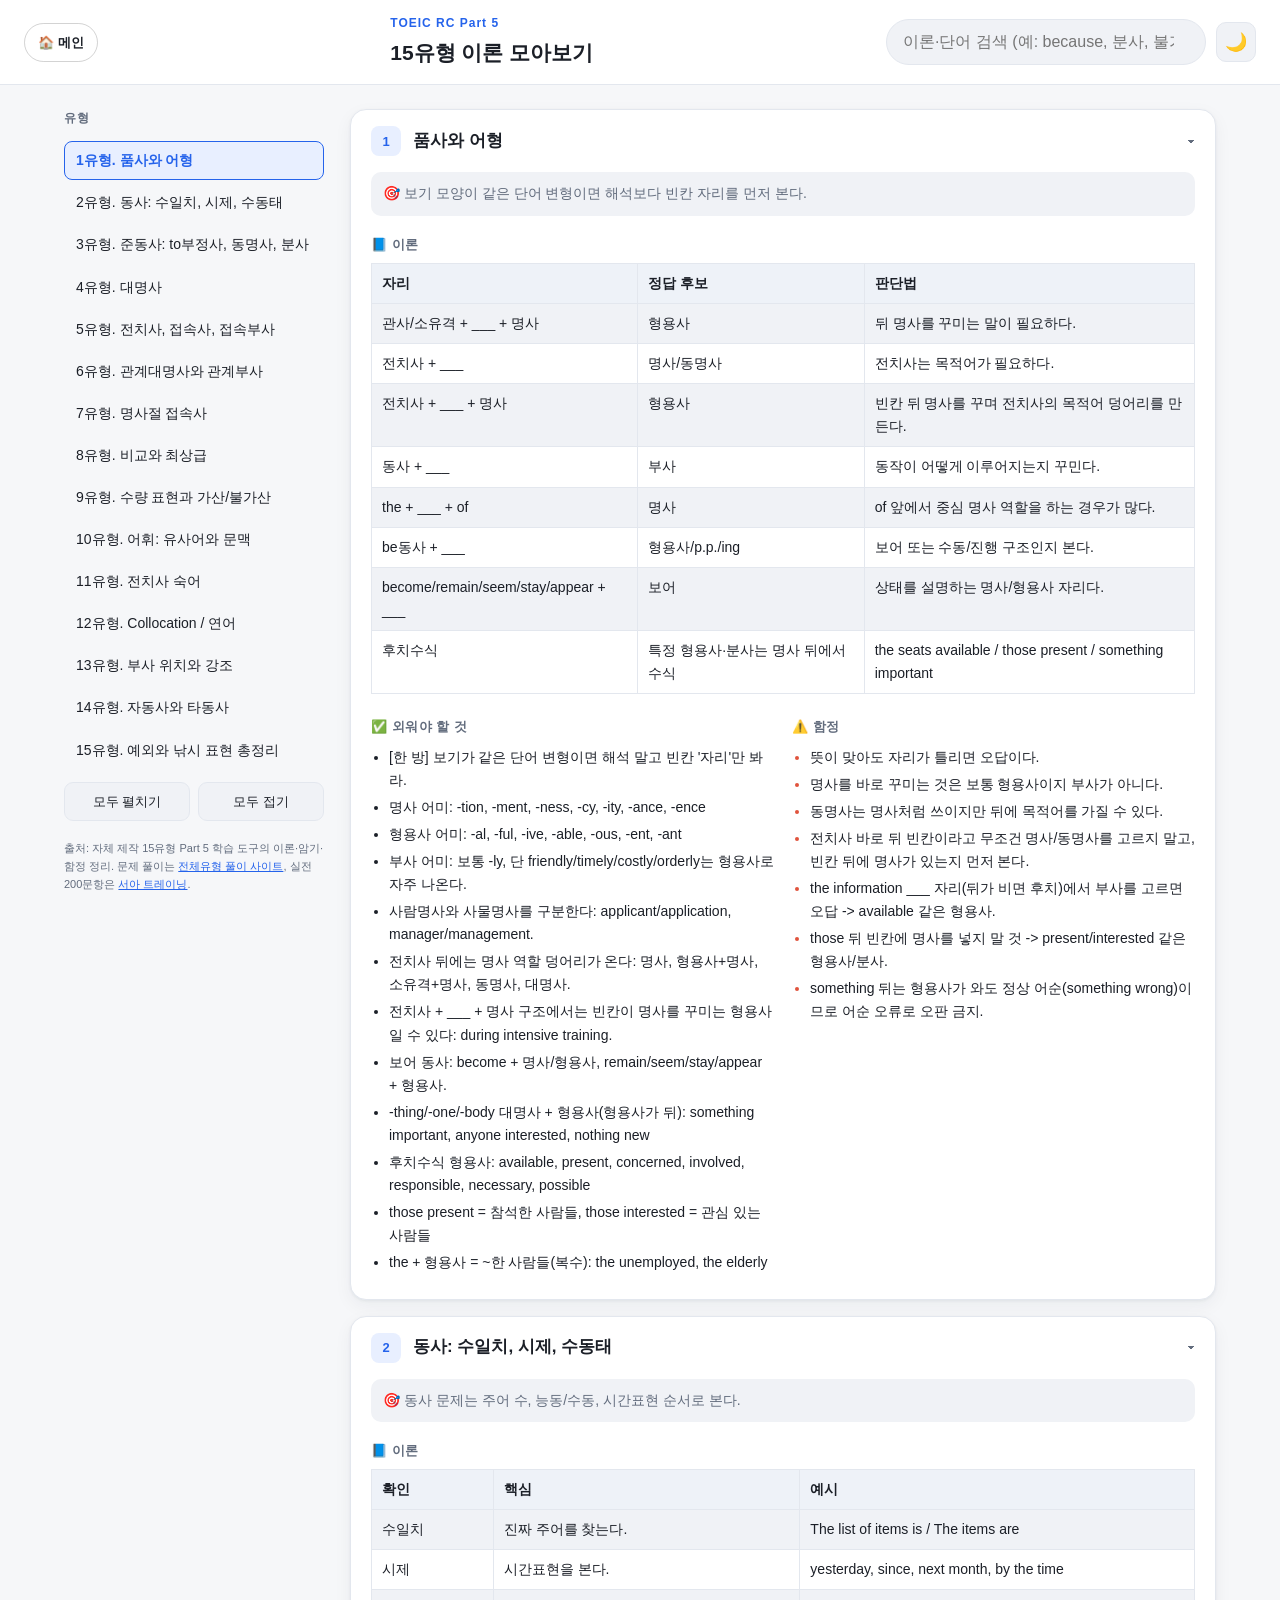
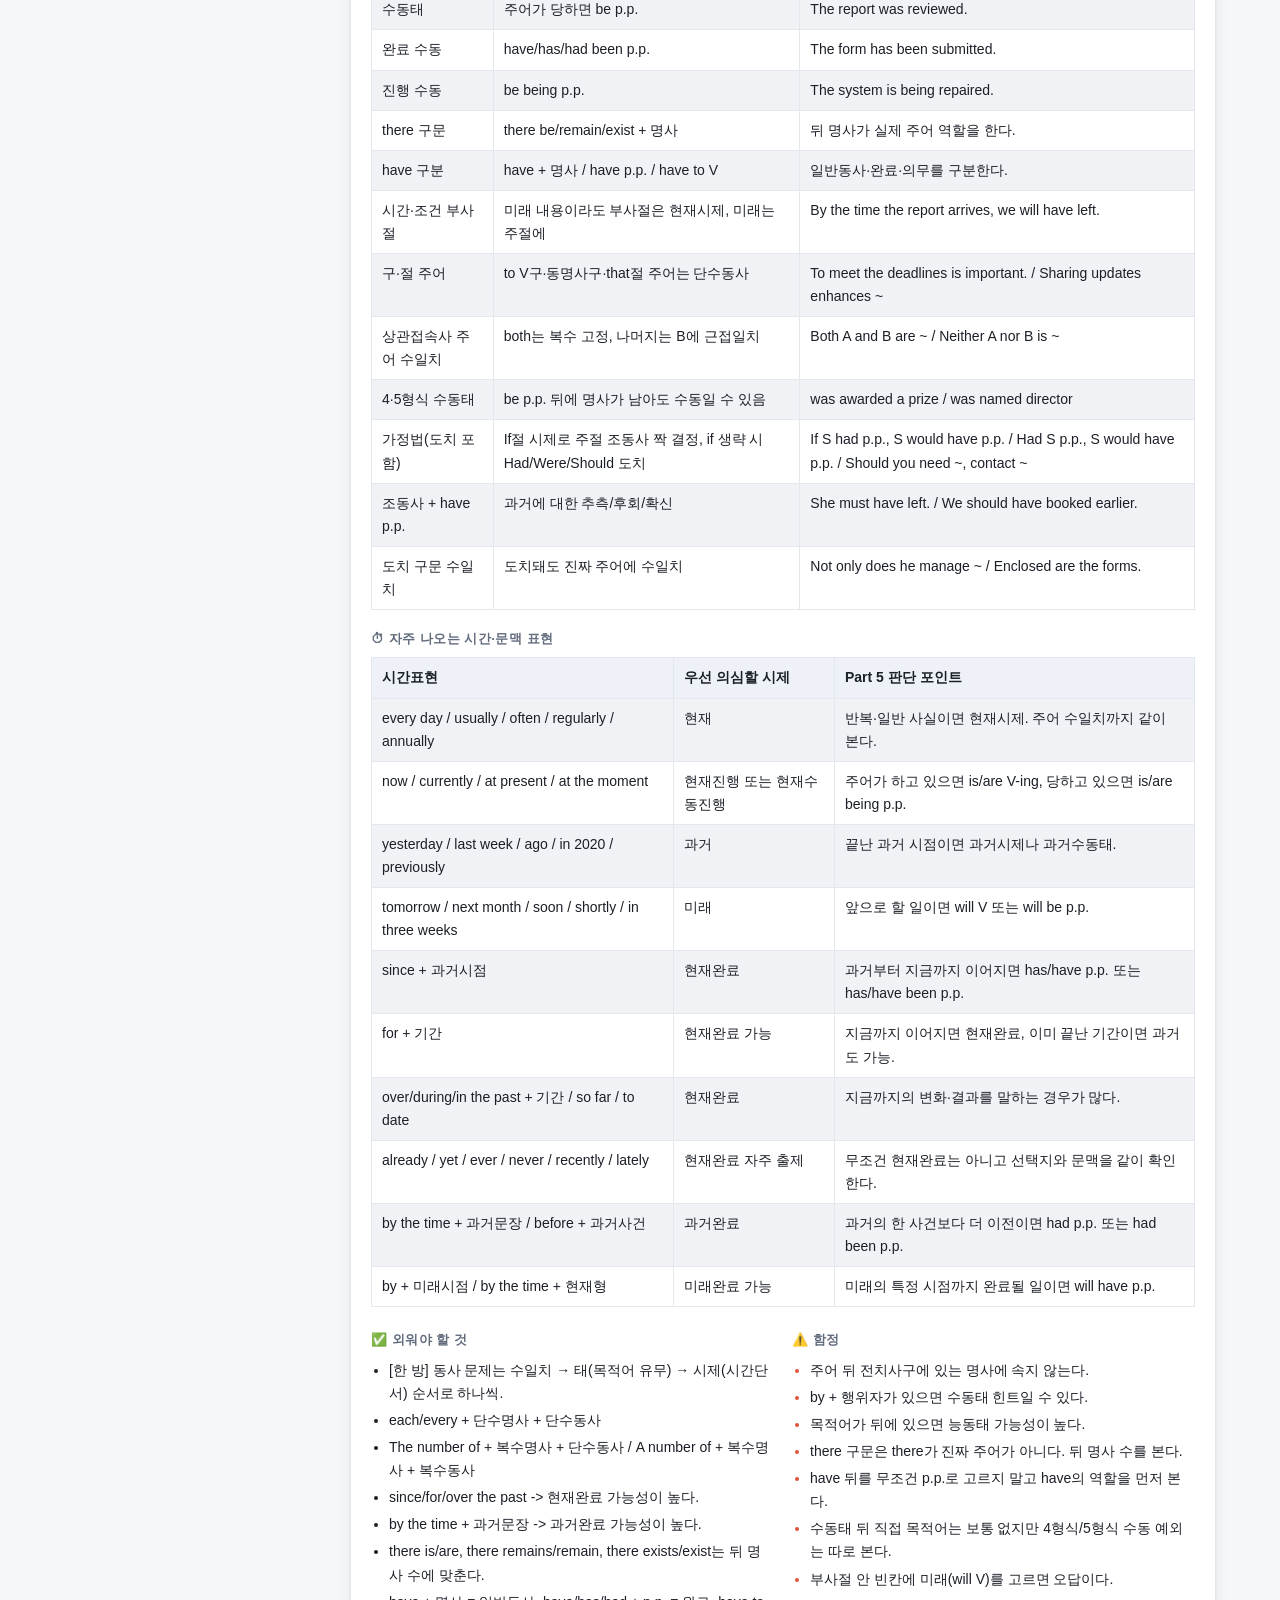
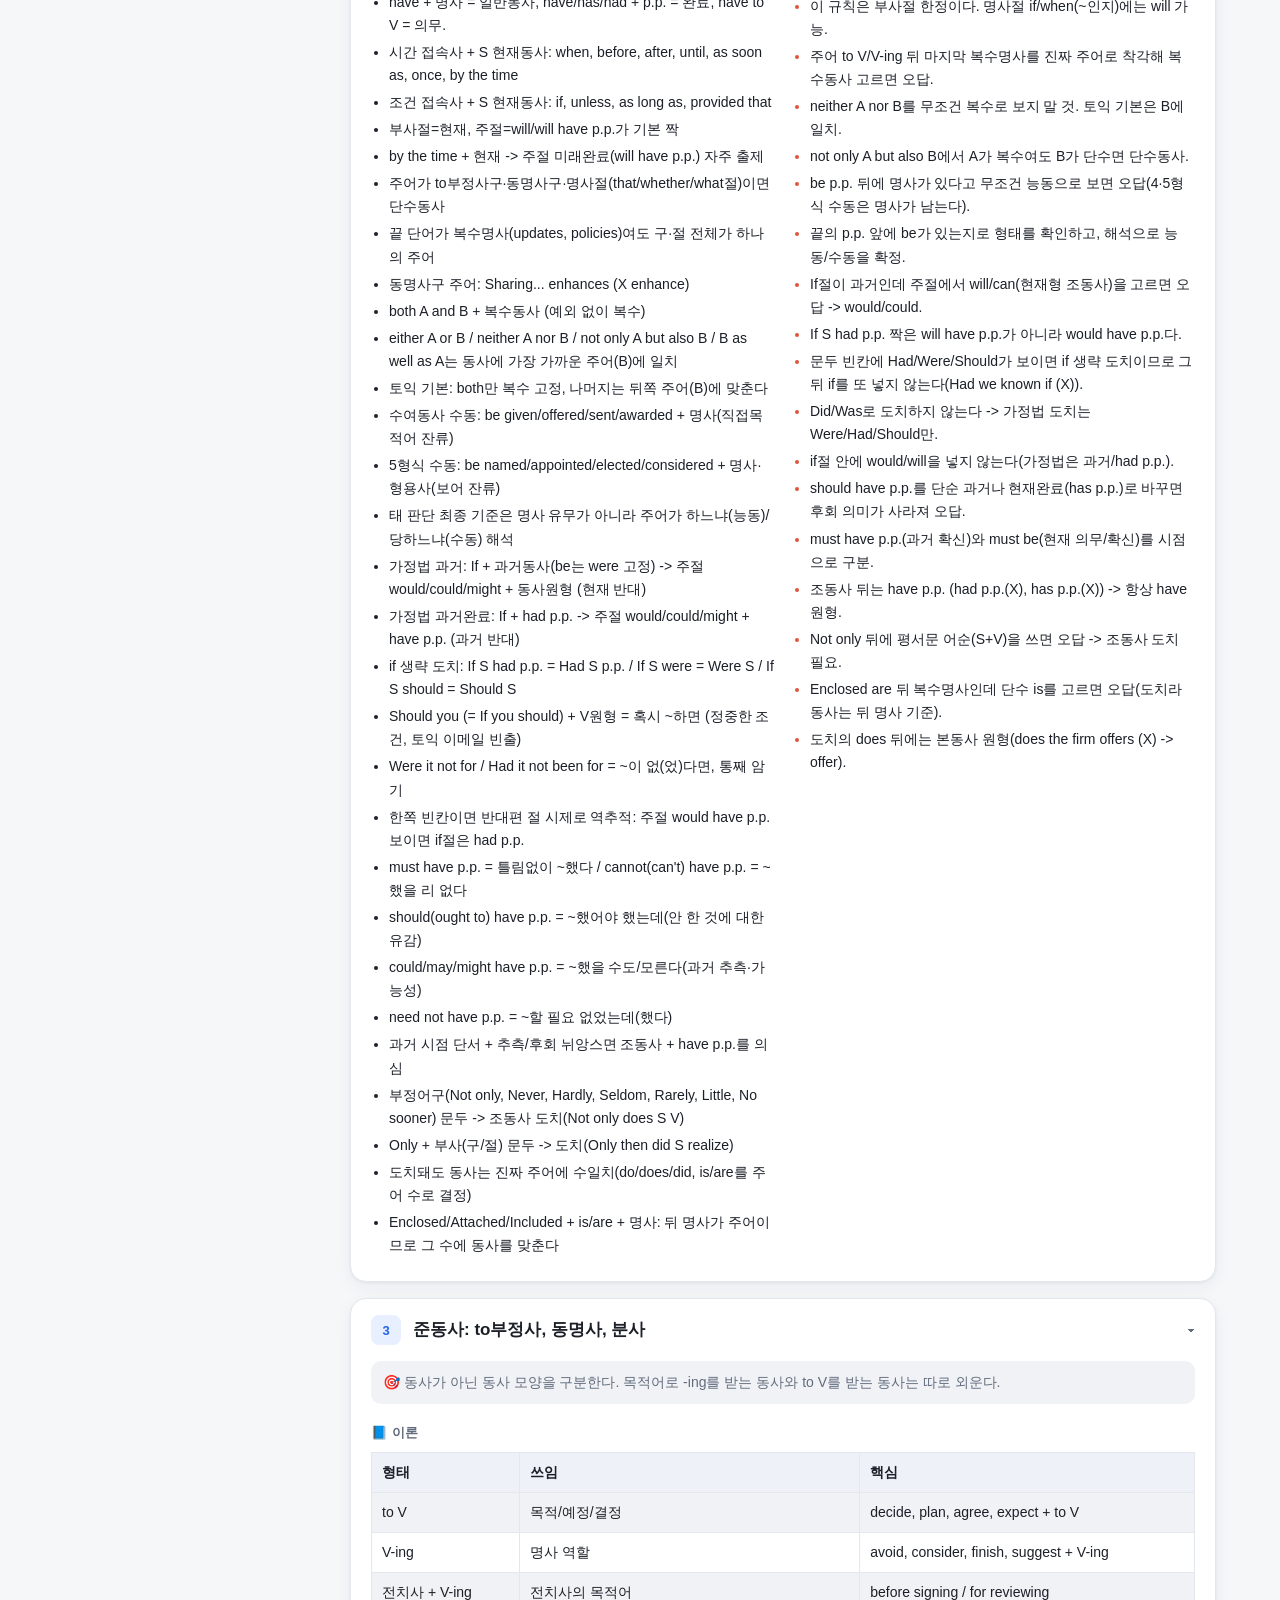
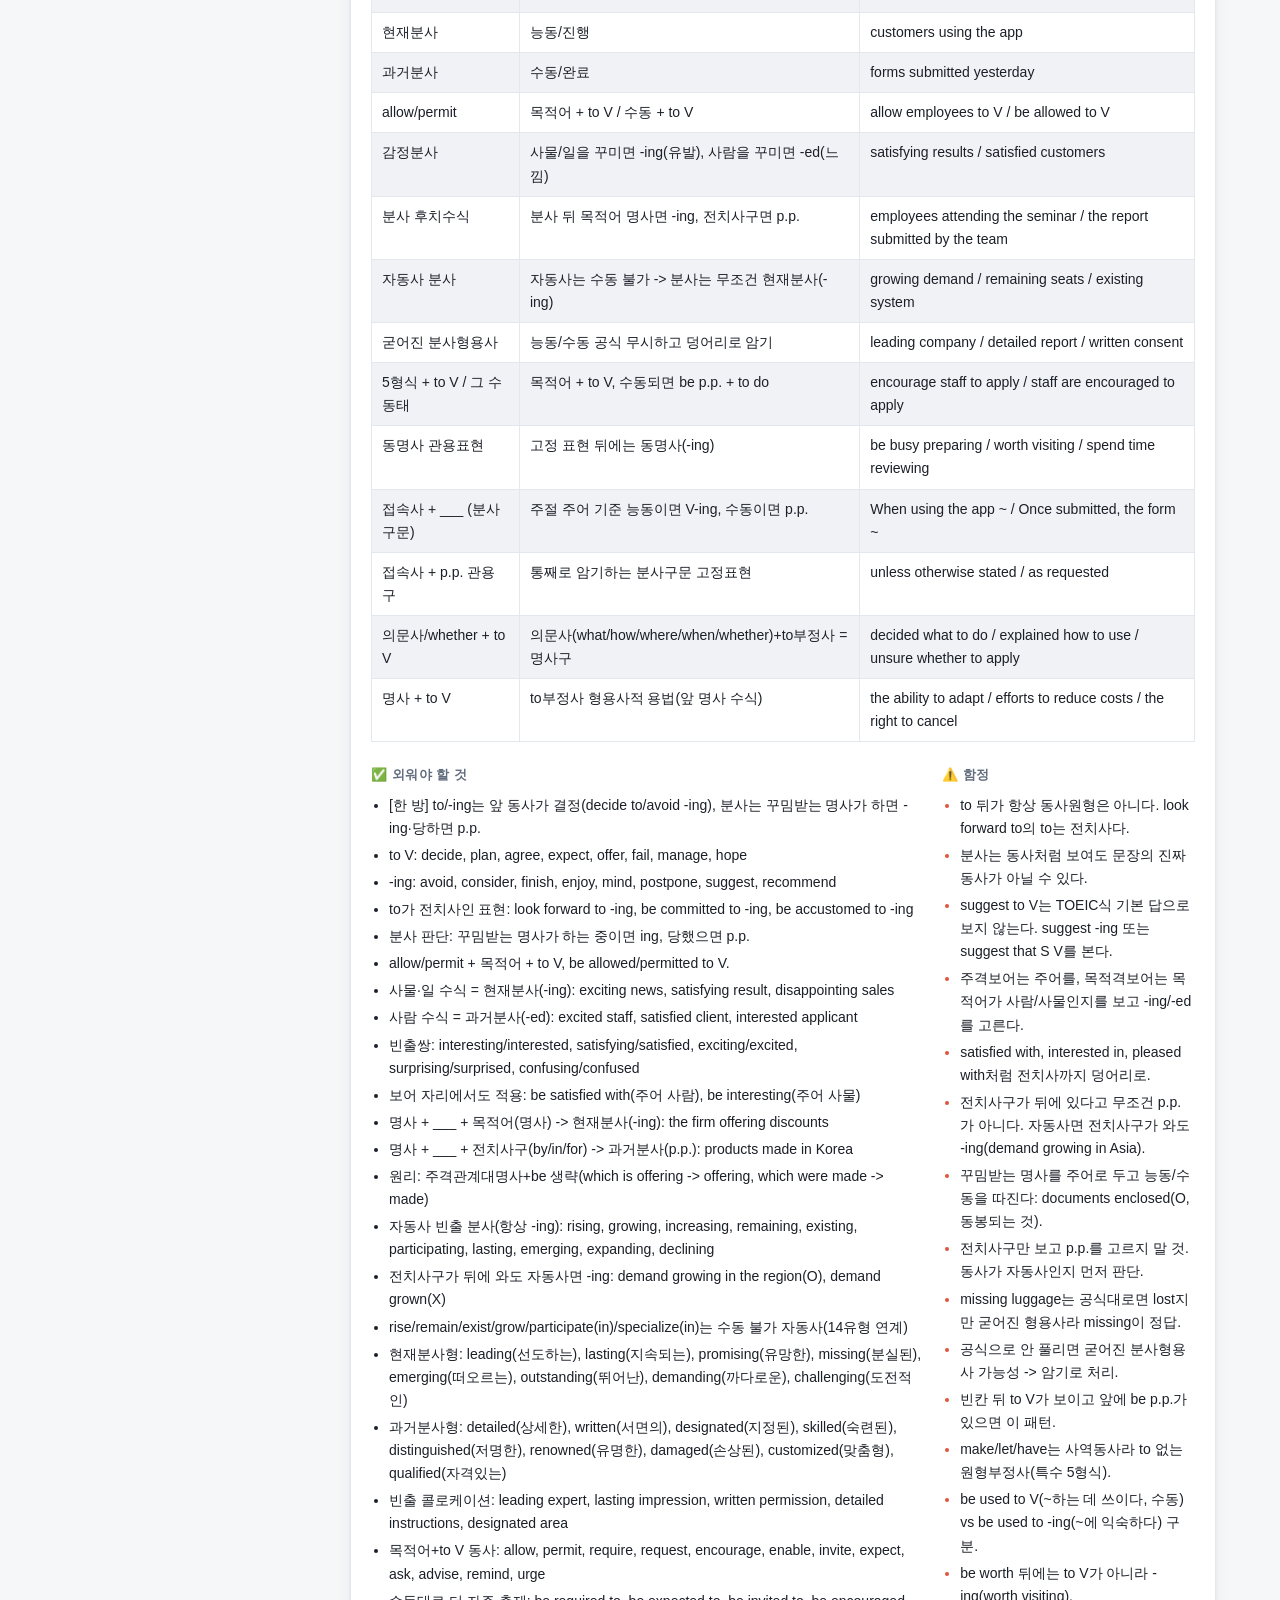
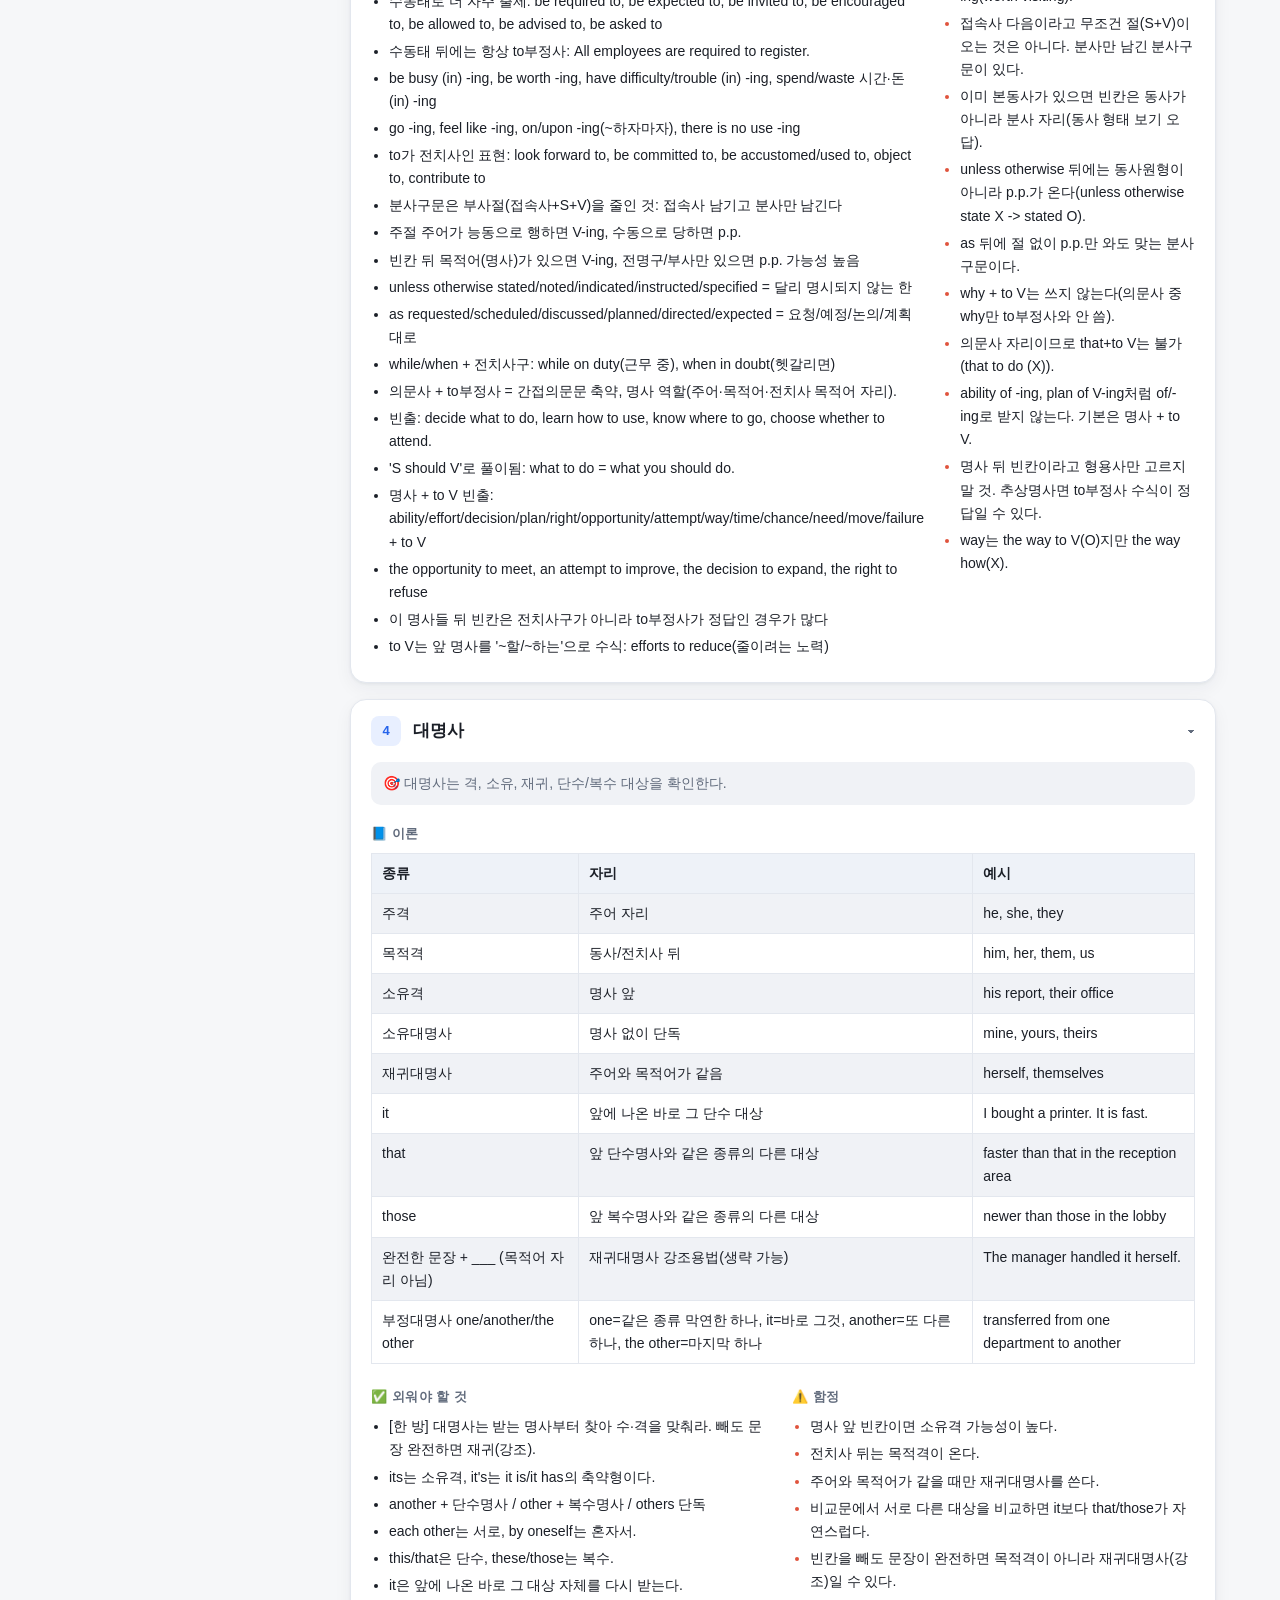
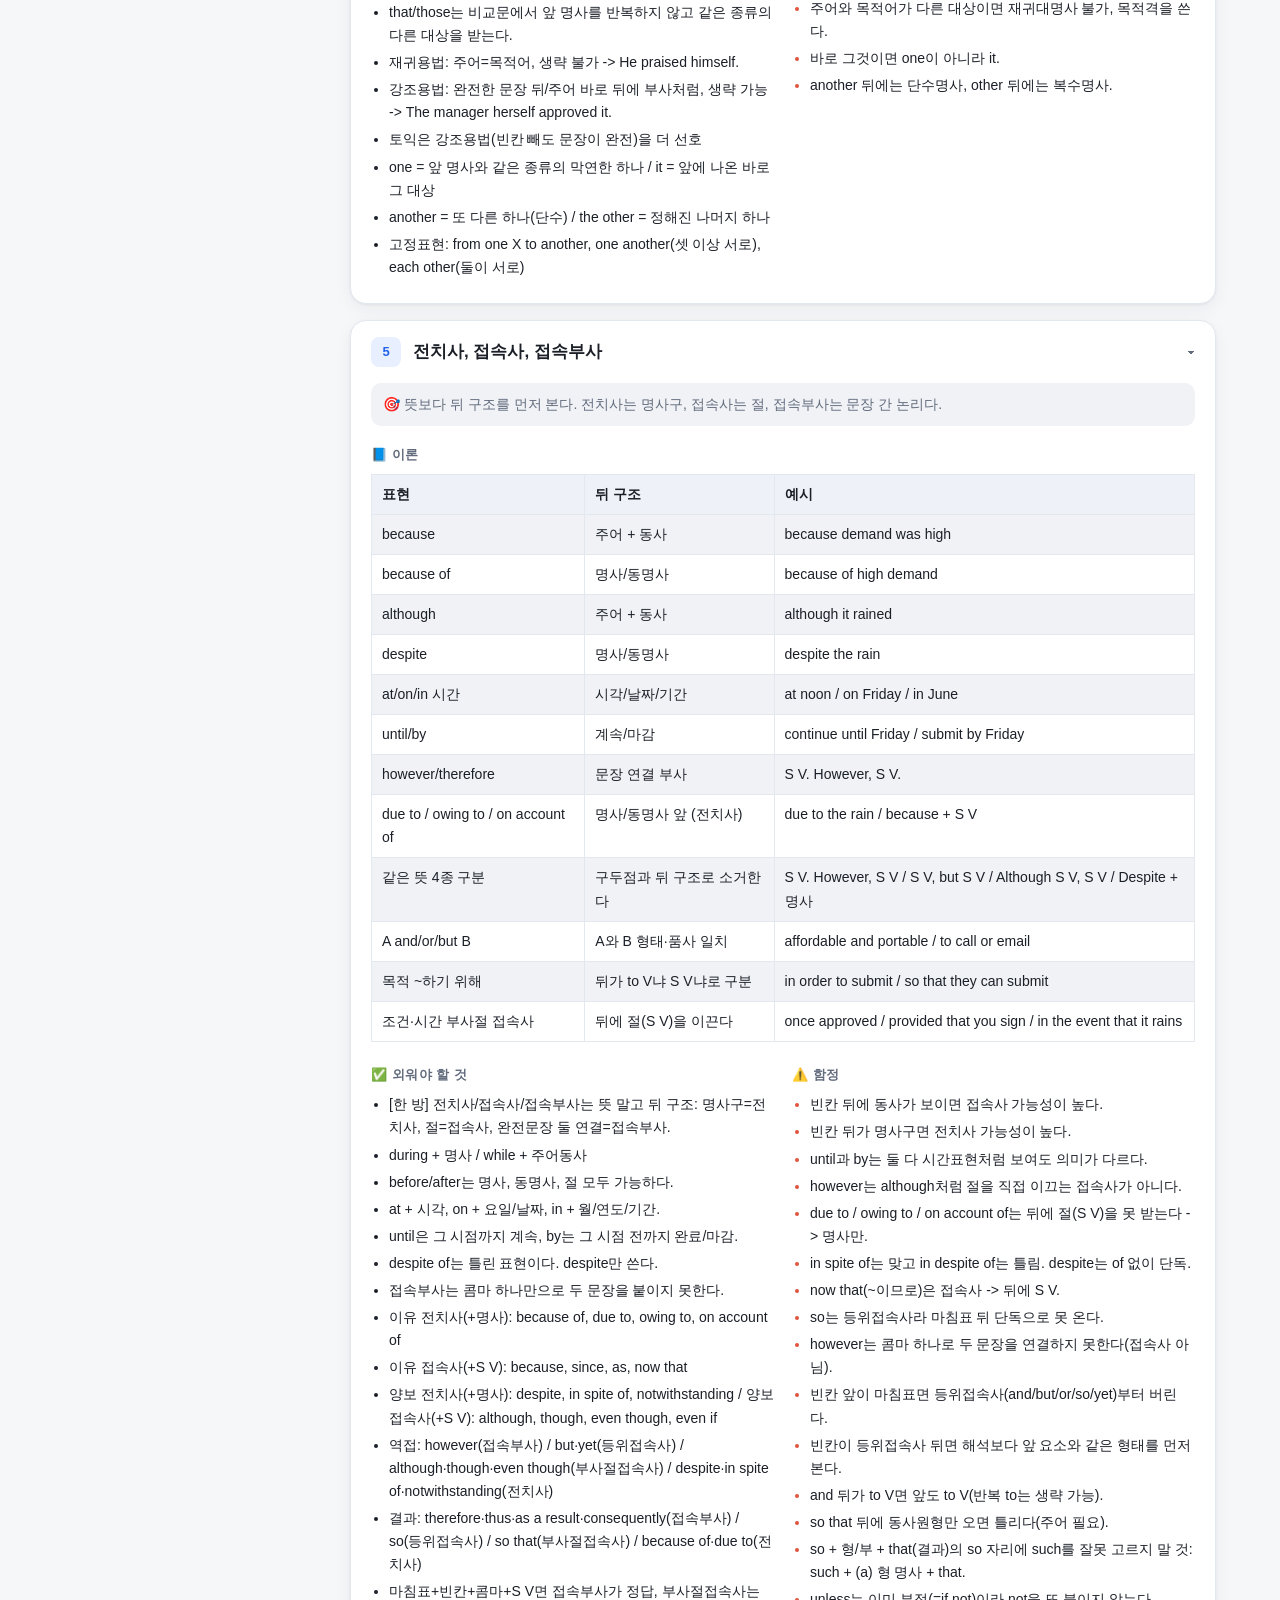
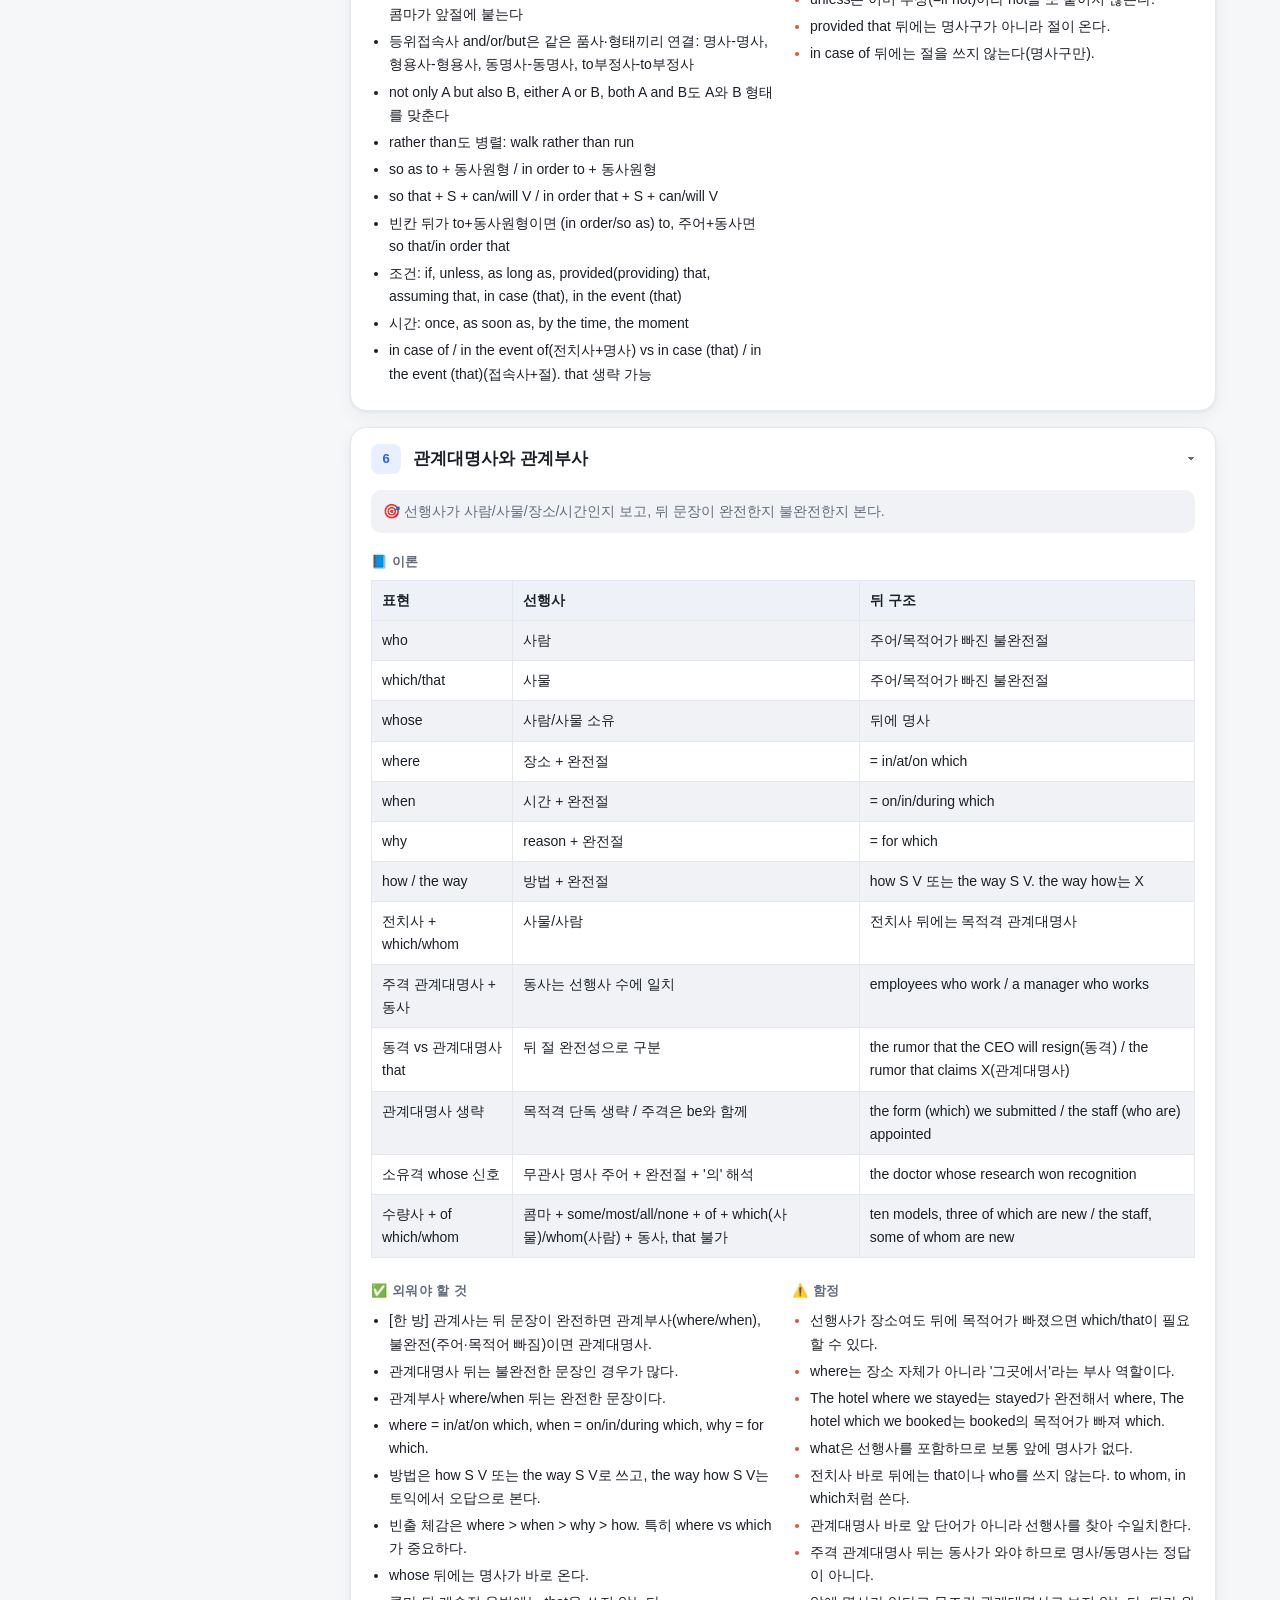
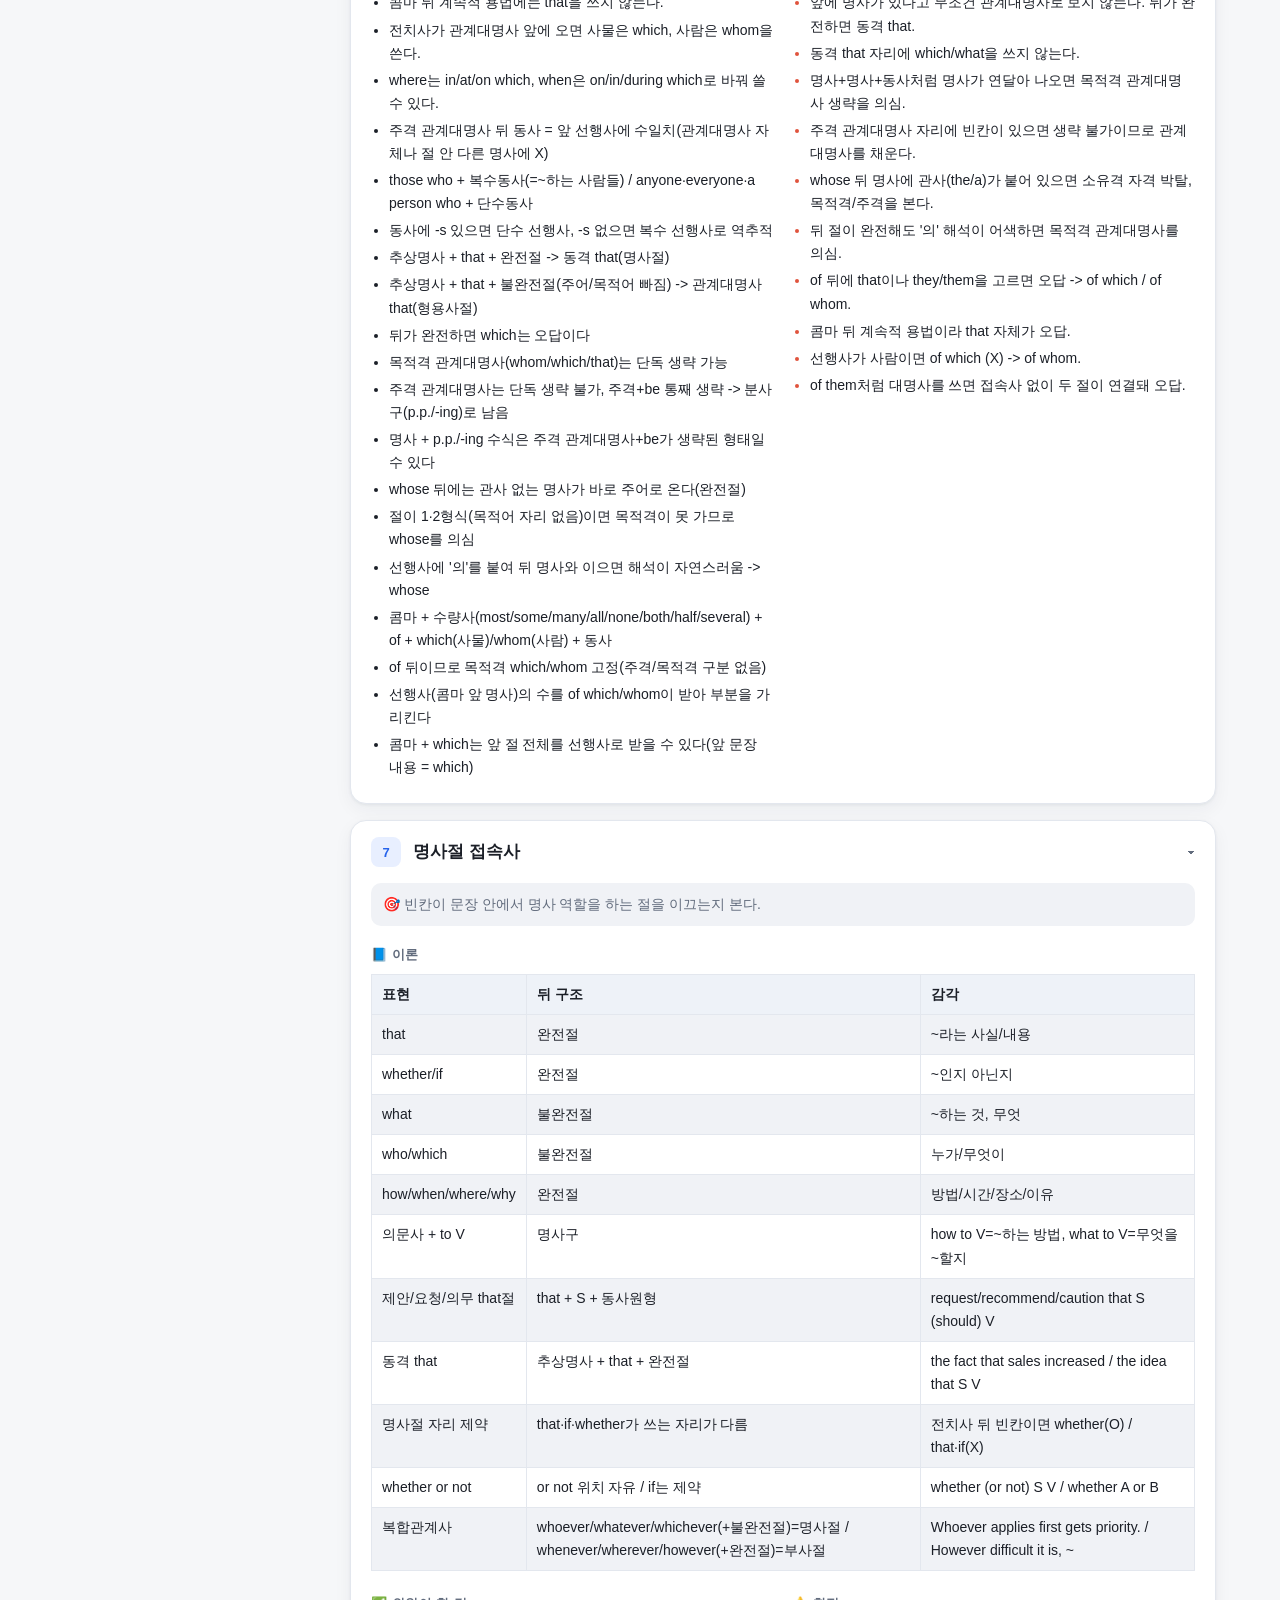
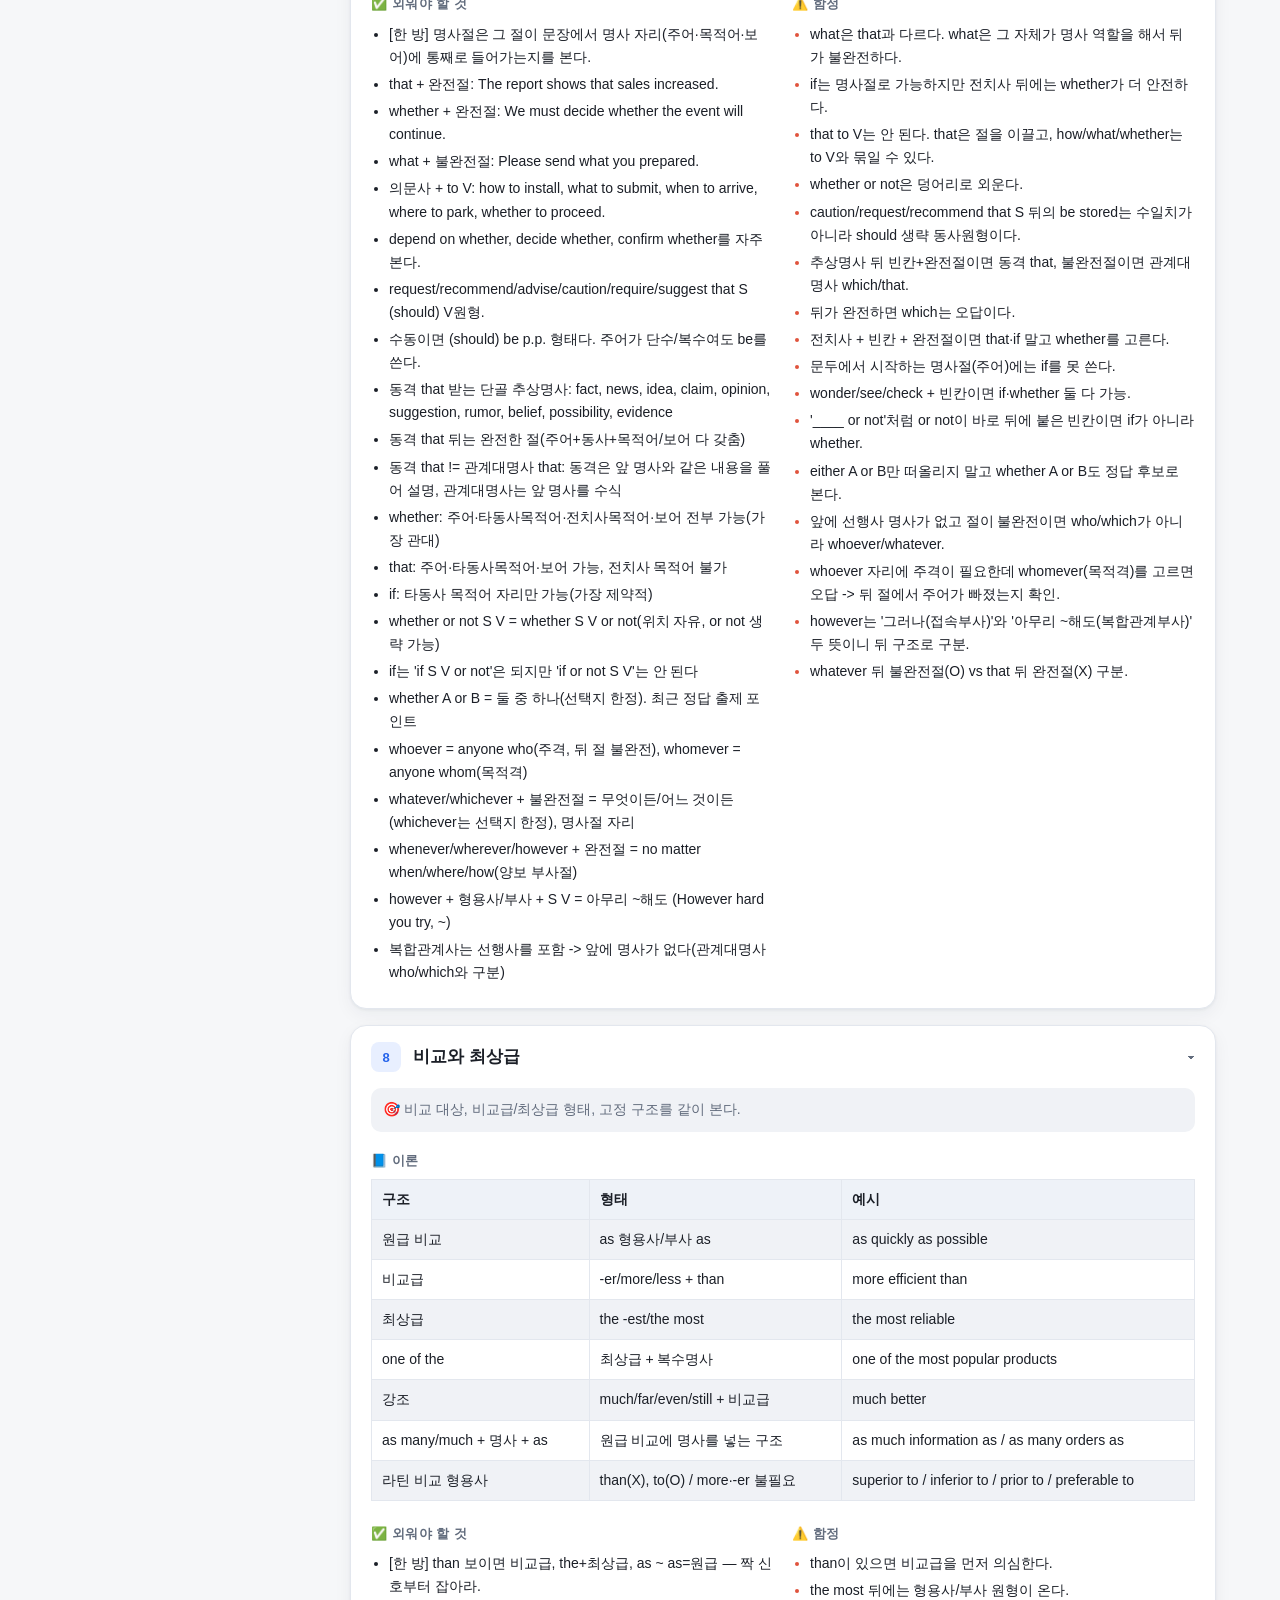
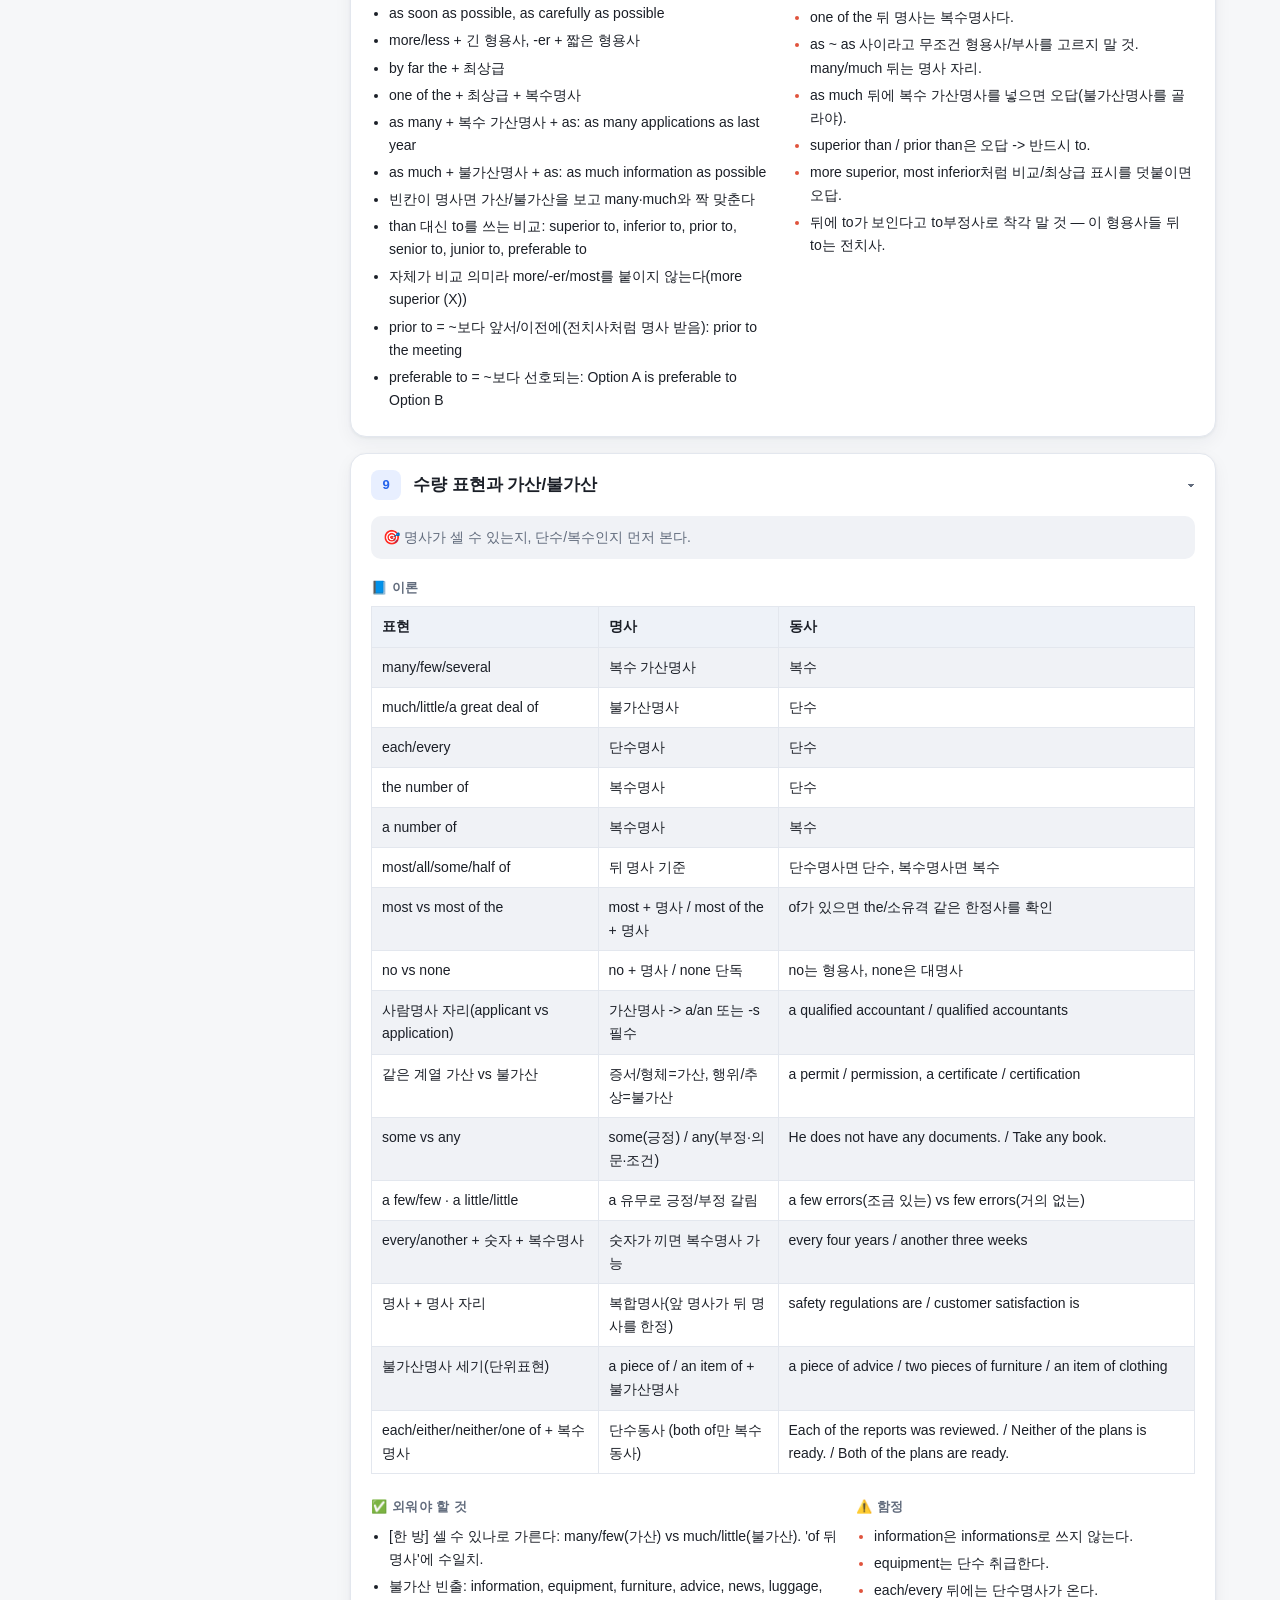
<file: toeic-part5-theory/index.html>
<!doctype html>
<html lang="ko" data-theme="light">
<head>
  <meta charset="utf-8">
  <meta name="viewport" content="width=device-width, initial-scale=1">
  <title>TOEIC Part 5 · 15유형 이론 모아보기</title>
  <link rel="stylesheet" href="styles.css">
</head>
<body>
  <header class="topbar">
    <a href="../" title="메인으로" class="homeBtn" style="text-decoration:none;font-weight:700;font-size:13px;padding:8px 13px;border-radius:999px;border:1px solid rgba(128,128,128,.35);color:inherit;white-space:nowrap;align-self:center">🏠 메인</a>
    <div>
      <p class="eyebrow">TOEIC RC Part 5</p>
      <h1>15유형 이론 모아보기</h1>
    </div>
    <div class="headControls">
      <input id="filter" type="search" placeholder="이론·단어 검색 (예: because, 분사, 불가산)" autocomplete="off">
      <button id="themeToggle" class="iconBtn" title="밝게/어둡게">🌙</button>
    </div>
  </header>

  <main class="layout">
    <aside class="sidebar">
      <p class="sideTitle">유형</p>
      <nav id="toc" class="toc" aria-label="유형 목차"></nav>
      <div class="sideActions">
        <button id="expandAll" class="secondary">모두 펼치기</button>
        <button id="collapseAll" class="secondary">모두 접기</button>
      </div>
      <p class="sourceNote">출처: 자체 제작 15유형 Part 5 학습 도구의 이론·암기·함정 정리. 문제 풀이는 <a href="../toeic-part5-complete-site/index.html">전체유형 풀이 사이트</a>, 실전 200문항은 <a href="../seoah-part5-training/index.html">서아 트레이닝</a>.</p>
    </aside>

    <section id="content" class="content"></section>
  </main>

  <button id="toTop" class="toTop" title="맨 위로">↑</button>

  <script src="theory.js"></script>
  <script src="app.js"></script>
</body>
</html>
</file>
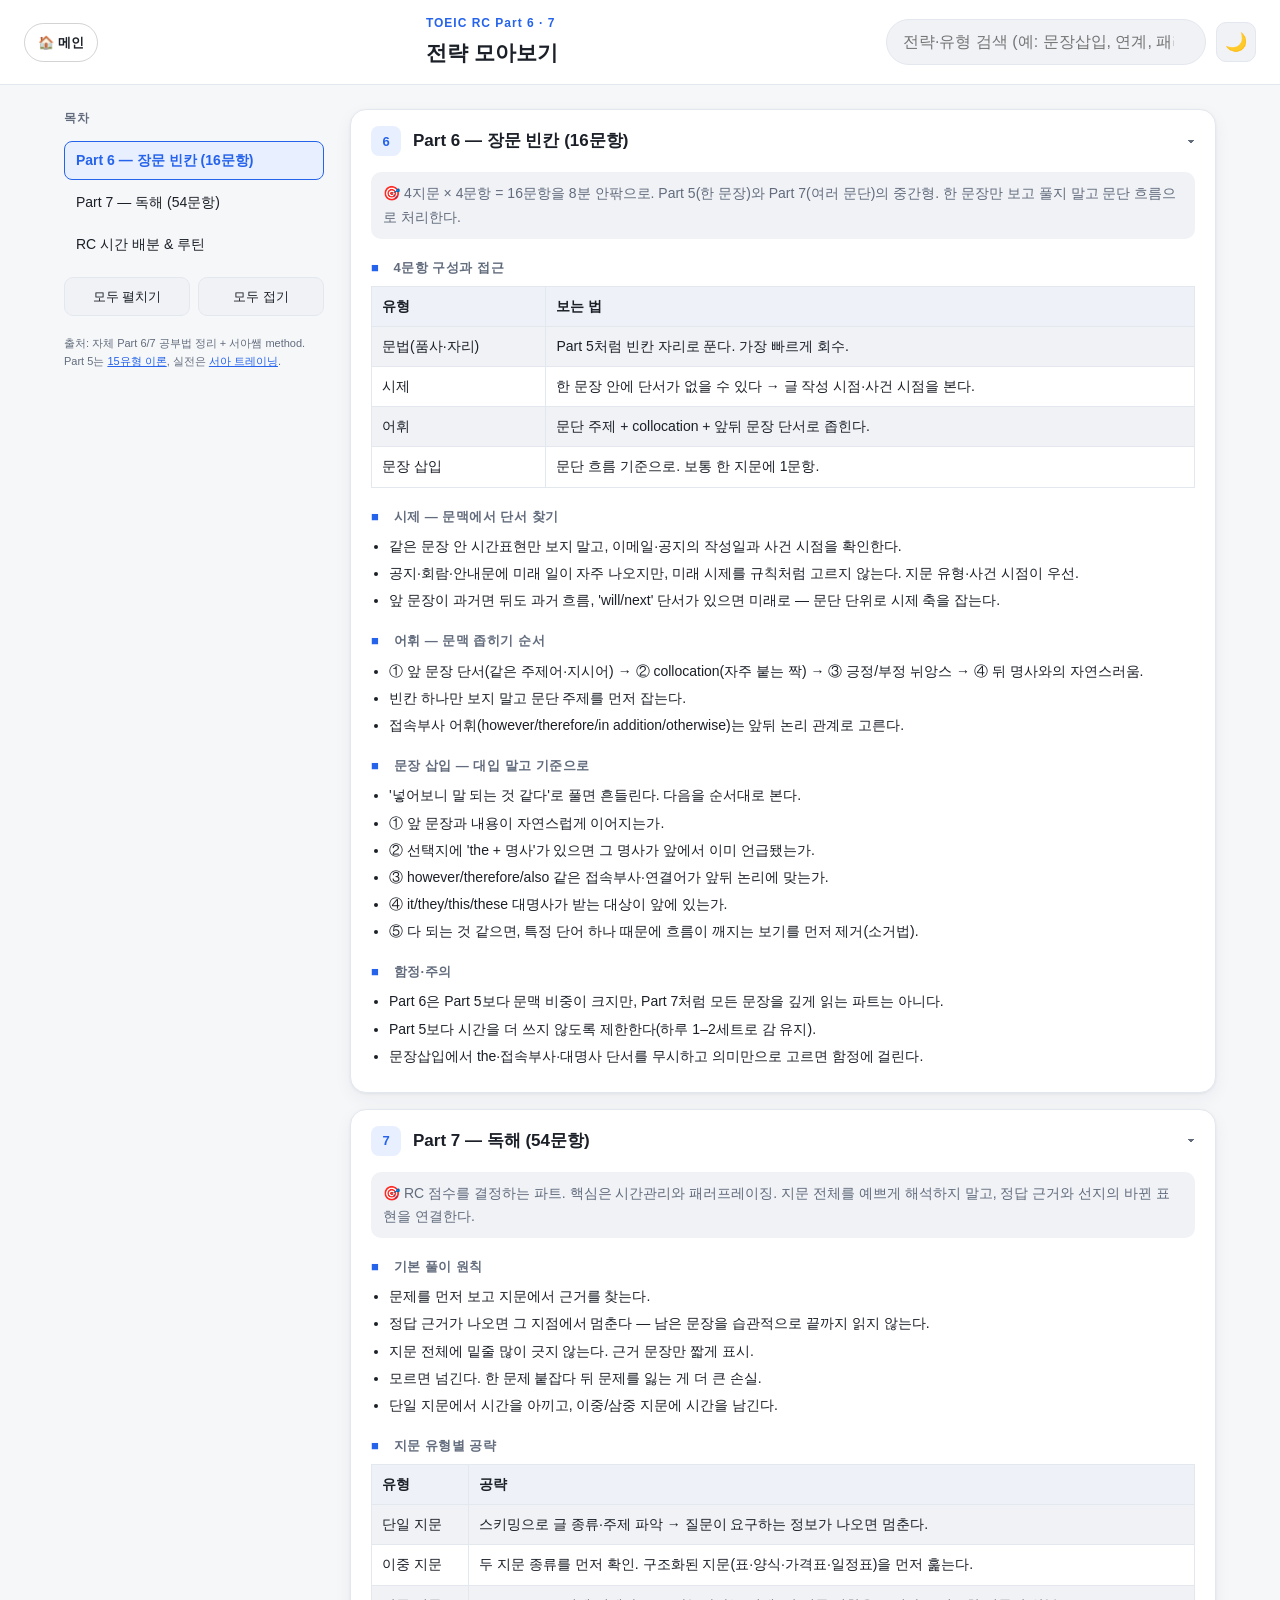
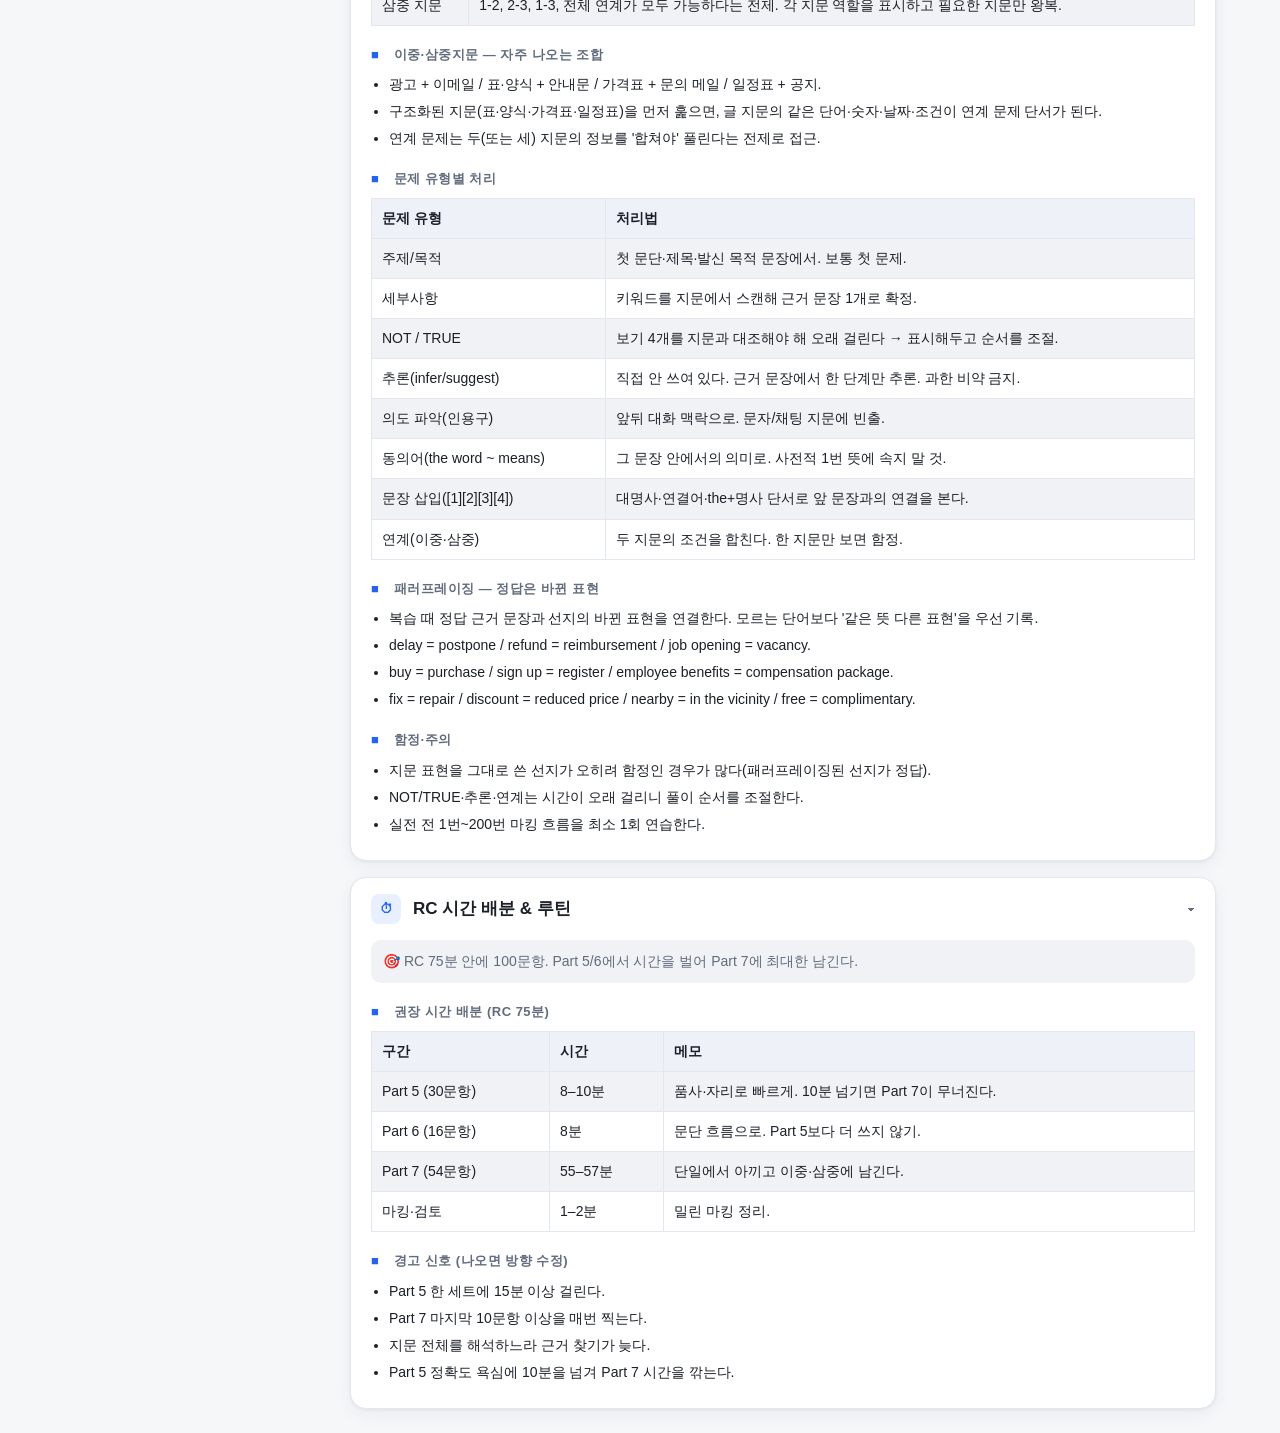
<file: toeic-part67-strategy/index.html>
<!doctype html>
<html lang="ko" data-theme="light">
<head>
  <meta charset="utf-8">
  <meta name="viewport" content="width=device-width, initial-scale=1">
  <title>TOEIC Part 6·7 전략 모아보기</title>
  <link rel="stylesheet" href="styles.css">
</head>
<body>
  <header class="topbar">
    <a href="../" title="메인으로" class="homeBtn" style="text-decoration:none;font-weight:700;font-size:13px;padding:8px 13px;border-radius:999px;border:1px solid rgba(128,128,128,.35);color:inherit;white-space:nowrap;align-self:center">🏠 메인</a>
    <div>
      <p class="eyebrow">TOEIC RC Part 6 · 7</p>
      <h1>전략 모아보기</h1>
    </div>
    <div class="headControls">
      <input id="filter" type="search" placeholder="전략·유형 검색 (예: 문장삽입, 연계, 패러프레이징)" autocomplete="off">
      <button id="themeToggle" class="iconBtn" title="밝게/어둡게">🌙</button>
    </div>
  </header>

  <main class="layout">
    <aside class="sidebar">
      <p class="sideTitle">목차</p>
      <nav id="toc" class="toc" aria-label="목차"></nav>
      <div class="sideActions">
        <button id="expandAll" class="secondary">모두 펼치기</button>
        <button id="collapseAll" class="secondary">모두 접기</button>
      </div>
      <p class="sourceNote">출처: 자체 Part 6/7 공부법 정리 + 서아쌤 method. Part 5는 <a href="../toeic-part5-theory/index.html">15유형 이론</a>, 실전은 <a href="../seoah-part5-training/index.html">서아 트레이닝</a>.</p>
    </aside>

    <section id="content" class="content"></section>
  </main>

  <button id="toTop" class="toTop" title="맨 위로">↑</button>

  <script src="strategy.js"></script>
  <script src="app.js"></script>
</body>
</html>
</file>
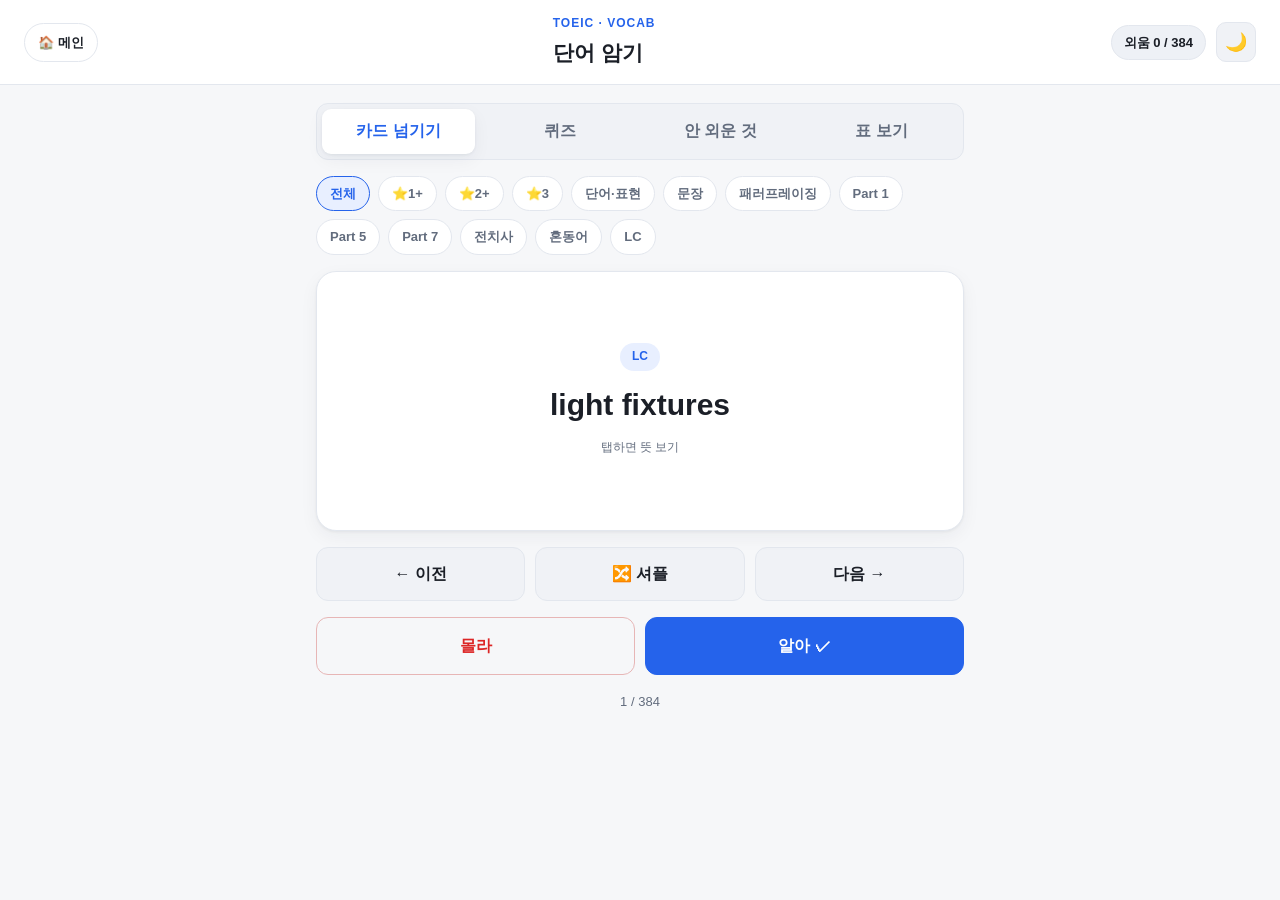
<file: toeic-vocab/index.html>
<!doctype html>
<html lang="ko" data-theme="light">
<head>
  <meta charset="utf-8">
  <meta name="viewport" content="width=device-width, initial-scale=1">
  <title>TOEIC 단어 암기</title>
  <link rel="stylesheet" href="styles.css">
</head>
<body>
  <header class="topbar">
    <a href="../" title="메인으로" class="homeBtn">🏠 메인</a>
    <div>
      <p class="eyebrow">TOEIC · VOCAB</p>
      <h1>단어 암기</h1>
    </div>
    <div class="headControls">
      <span id="stat" class="statPill">0 / 0</span>
      <button id="themeToggle" class="iconBtn" title="밝게/어둡게">🌙</button>
    </div>
  </header>

  <main class="vmain">
    <div class="modeTabs" id="modeTabs">
      <button data-mode="card" class="active">카드 넘기기</button>
      <button data-mode="quiz">퀴즈</button>
      <button data-mode="review">안 외운 것</button>
      <button data-mode="list">표 보기</button>
    </div>
    <div class="chips" id="chips"></div>

    <section id="cardView" class="cardView">
      <div class="flash" id="flash">
        <div class="flashInner" id="flashInner">
          <div class="flashFace flashFront"><span class="cat" id="cFront"></span><div class="term" id="term"></div><p class="tapHint">탭하면 뜻 보기</p></div>
          <div class="flashFace flashBack"><div class="meaning" id="meaning"></div><div class="forms" id="forms"></div></div>
        </div>
      </div>
      <div class="cardCtrls">
        <button id="prev" class="secondary">← 이전</button>
        <button id="shuffle" class="secondary">🔀 셔플</button>
        <button id="next" class="secondary">다음 →</button>
      </div>
      <div class="knowCtrls">
        <button id="dontKnow" class="danger">몰라</button>
        <button id="know" class="primary">알아 ✓</button>
      </div>
      <p class="progress" id="progress"></p>
    </section>

    <section id="quizView" class="quizView hidden">
      <p class="quizQ" id="quizQ"></p>
      <div class="quizOpts" id="quizOpts"></div>
      <p class="quizFb" id="quizFb"></p>
      <p class="progress" id="quizProg"></p>
    </section>

    <section id="listView" class="listView hidden"></section>
  </main>

  <script src="vocab.js"></script>
  <script src="app.js"></script>
</body>
</html>
</file>
<file: seoah-part5-training/styles.css>
:root {
  --bg: #f6f7f9;
  --panel: #ffffff;
  --panel2: #f0f2f6;
  --line: #e3e7ee;
  --text: #1b1f27;
  --muted: #626c7d;
  --accent: #2563eb;
  --green: #15a35a;
  --greenbg: rgba(21, 163, 90, 0.12);
  --red: #dc2626;
  --redbg: rgba(220, 38, 38, 0.10);
  --chip: #eef1f6;
  --accentSoft: #e8efff;
  --topbarBg: linear-gradient(180deg, #ffffff, #f3f5f9);
  --greenInk: #ffffff;
  --redInk: #ffffff;
  --noteText: #8a5a00;
  --noteBg: #fff7e6;
  --noteBorder: #f0d9a0;
  --shadow: 0 1px 3px rgba(20, 30, 50, 0.06), 0 6px 18px rgba(20, 30, 50, 0.05);
}
html[data-theme="dark"] {
  --accentSoft: #1c2740;
  --topbarBg: linear-gradient(180deg, #1a1e27, #14171e);
  --greenInk: #06231a;
  --redInk: #2a0c0c;
  --noteText: #ffd27a;
  --noteBg: rgba(255, 200, 90, 0.08);
  --noteBorder: #4a401f;
  --shadow: 0 1px 2px rgba(0, 0, 0, 0.4);
  --bg: #0f1115;
  --panel: #171a21;
  --panel2: #1f232c;
  --line: #2a2f3a;
  --text: #e6e9ef;
  --muted: #9aa3b2;
  --accent: #5b9cff;
  --green: #2ecc71;
  --greenbg: rgba(46, 204, 113, 0.14);
  --red: #ff6b6b;
  --redbg: rgba(255, 107, 107, 0.14);
  --chip: #283041;
}

* { box-sizing: border-box; }

body {
  margin: 0;
  font-family: "Pretendard", -apple-system, BlinkMacSystemFont, "Segoe UI", Roboto, "Apple SD Gothic Neo", "Malgun Gothic", sans-serif;
  background: var(--bg);
  color: var(--text);
  line-height: 1.6;
}

.topbar {
  display: flex;
  align-items: center;
  justify-content: space-between;
  gap: 16px;
  padding: 18px 26px;
  background: var(--topbarBg);
  border-bottom: 1px solid var(--line);
  flex-wrap: wrap;
}
.eyebrow { margin: 0; color: var(--accent); font-size: 12px; letter-spacing: 1px; font-weight: 700; }
.topbar h1 { margin: 2px 0 0; font-size: 22px; }
.headControls { display: flex; align-items: center; gap: 12px; flex-wrap: wrap; }
.stats { display: flex; gap: 8px; flex-wrap: wrap; }
.stats span {
  background: var(--chip); border: 1px solid var(--line);
  padding: 6px 12px; border-radius: 999px; font-size: 13px; font-weight: 600;
}

.layout { display: grid; grid-template-columns: 280px 1fr; gap: 22px; padding: 22px; max-width: 1180px; margin: 0 auto; }
@media (max-width: 860px) { .layout { grid-template-columns: 1fr; } }

.sidebar { display: flex; flex-direction: column; gap: 16px; }
.sideSection { background: var(--panel); border: 1px solid var(--line); border-radius: 14px; padding: 14px; display: flex; flex-direction: column; gap: 10px; }
.sideSection > label { font-size: 12px; color: var(--muted); font-weight: 700; text-transform: uppercase; letter-spacing: 0.5px; }
.rowLabel { display: flex; align-items: center; gap: 8px; font-size: 13px; color: var(--text); font-weight: 500; cursor: pointer; text-transform: none; letter-spacing: 0; }

select, button {
  font: inherit; color: var(--text); background: var(--panel2);
  border: 1px solid var(--line); border-radius: 10px; padding: 10px 12px; cursor: pointer;
}
select { width: 100%; }
button { transition: background 0.15s, border-color 0.15s, transform 0.05s; }
button:hover { border-color: var(--accent); }
button:active { transform: translateY(1px); }
button.secondary { background: transparent; }
button.danger { background: transparent; color: var(--red); border-color: var(--line); }
button.danger:hover { border-color: var(--red); }

.moduleList { display: flex; flex-direction: column; gap: 8px; }
.moduleButton {
  text-align: left; display: flex; flex-direction: column; gap: 2px;
  background: var(--panel2); border: 1px solid var(--line); border-radius: 10px; padding: 11px 12px;
}
.moduleButton.active { border-color: var(--accent); background: var(--accentSoft); }
.moduleButton .moduleCount { font-size: 12px; color: var(--muted); }

.sourceBox { gap: 6px; }
.sourceTitle { margin: 0; font-size: 12px; color: var(--muted); font-weight: 700; text-transform: uppercase; letter-spacing: 0.5px; }
.sourceBox a { color: var(--accent); text-decoration: none; font-weight: 600; font-size: 14px; }
.sourceBox a:hover { text-decoration: underline; }
.sourceNote { margin: 0; font-size: 11px; color: var(--muted); }

.content { display: flex; flex-direction: column; gap: 16px; }

.questionToolbar { display: flex; align-items: center; justify-content: space-between; gap: 12px; }
.toolbarCenter { display: flex; flex-direction: column; align-items: center; }
#questionProgress { font-weight: 700; }
#questionStatus { font-size: 12px; color: var(--muted); }

.questionCard { background: var(--panel); border: 1px solid var(--line); border-radius: 16px; padding: 22px; }
.questionMeta { display: flex; gap: 8px; flex-wrap: wrap; align-items: center; margin-bottom: 12px; }
.tag { font-size: 12px; font-weight: 700; padding: 3px 10px; border-radius: 999px; background: var(--chip); border: 1px solid var(--line); }
.tag.num { color: var(--accent); }
.tag.key { background: transparent; border-color: transparent; color: var(--muted); font-weight: 500; }
.questionText { font-size: 19px; line-height: 1.7; margin: 0 0 18px; }
.questionText .blank { color: var(--accent); font-weight: 700; letter-spacing: 1px; }

.options { display: grid; gap: 10px; }
.option {
  display: flex; align-items: flex-start; gap: 12px; text-align: left;
  background: var(--panel2); border: 1px solid var(--line); border-radius: 12px; padding: 13px 15px; font-size: 16px;
}
.option:hover { border-color: var(--accent); }
.optionLetter {
  flex: none; width: 26px; height: 26px; border-radius: 7px; background: var(--chip);
  display: grid; place-items: center; font-weight: 700; font-size: 13px;
}
.option.correct { border-color: var(--green); background: var(--greenbg); }
.option.correct .optionLetter { background: var(--green); color: var(--greenInk); }
.option.wrong { border-color: var(--red); background: var(--redbg); }
.option.wrong .optionLetter { background: var(--red); color: var(--redInk); }

.feedback { background: var(--panel2); border: 1px solid var(--line); border-radius: 14px; padding: 18px; margin-top: 16px; }
.feedback.hidden { display: none; }
.feedback .verdict { display: flex; align-items: center; gap: 10px; font-size: 17px; font-weight: 800; margin: 0 0 6px; }
.feedback .verdict.ok { color: var(--green); }
.feedback .verdict.no { color: var(--red); }
.feedback .keyline { margin: 0 0 14px; color: var(--text); font-weight: 600; }
.feedback h3 { font-size: 13px; color: var(--muted); text-transform: uppercase; letter-spacing: 0.5px; margin: 14px 0 8px; }
.fbRow { display: flex; gap: 10px; padding: 8px 0; border-top: 1px solid var(--line); }
.fbRow:first-of-type { border-top: none; }
.fbLetter { flex: none; width: 22px; height: 22px; border-radius: 6px; background: var(--chip); display: grid; place-items: center; font-weight: 700; font-size: 12px; }
.fbRow.correct .fbLetter { background: var(--green); color: var(--greenInk); }
.fbRow .fbText { font-size: 14px; }
.fbRow.correct .fbText { color: var(--text); }
.fbRow:not(.correct) .fbText { color: var(--muted); }
.changeNote { margin-top: 12px; font-size: 12px; color: var(--noteText); background: var(--noteBg); border: 1px solid var(--noteBorder); border-radius: 8px; padding: 8px 10px; }
.questionCard { box-shadow: var(--shadow); }
.iconBtn { font-size: 18px; width: 40px; height: 40px; border-radius: 10px; background: var(--panel2); border: 1px solid var(--line); cursor: pointer; color: var(--text); }
.iconBtn:hover { border-color: var(--accent); }

.hint { text-align: center; color: var(--muted); font-size: 12px; margin: 4px 0 0; }
.empty { color: var(--muted); font-size: 16px; padding: 30px 0; text-align: center; }
</file>
<file: toeic-part1-strategy/styles.css>
:root {
  --bg: #f6f7f9;
  --panel: #ffffff;
  --panel2: #f0f2f6;
  --line: #e3e7ee;
  --text: #1b1f27;
  --muted: #626c7d;
  --accent: #2563eb;
  --accentSoft: #e8efff;
  --thead: #eef2f8;
  --mark: #fff2a8;
  --shadow: 0 1px 3px rgba(20, 30, 50, 0.06), 0 6px 18px rgba(20, 30, 50, 0.05);
}
html[data-theme="dark"] {
  --bg: #0f1115;
  --panel: #171a21;
  --panel2: #1f232c;
  --line: #2a2f3a;
  --text: #e6e9ef;
  --muted: #9aa3b2;
  --accent: #5b9cff;
  --accentSoft: #1c2740;
  --thead: #20242e;
  --mark: #5a4a12;
  --shadow: 0 1px 2px rgba(0, 0, 0, 0.4);
}
* { box-sizing: border-box; }
html { scroll-behavior: smooth; }
body {
  margin: 0;
  font-family: "Pretendard", -apple-system, BlinkMacSystemFont, "Segoe UI", Roboto, "Apple SD Gothic Neo", "Malgun Gothic", sans-serif;
  background: var(--bg);
  color: var(--text);
  line-height: 1.65;
}
.topbar {
  position: sticky; top: 0; z-index: 20;
  display: flex; align-items: center; justify-content: space-between; gap: 16px;
  padding: 14px 24px; background: var(--panel); border-bottom: 1px solid var(--line);
  flex-wrap: wrap;
}
.homeBtn {
  text-decoration: none; font-weight: 700; font-size: 13px; padding: 8px 13px;
  border-radius: 999px; border: 1px solid rgba(128,128,128,.35); color: inherit;
  white-space: nowrap; align-self: center;
}
.eyebrow { margin: 0; color: var(--accent); font-size: 12px; letter-spacing: 1px; font-weight: 700; }
.topbar h1 { margin: 2px 0 0; font-size: 21px; }
.headControls { display: flex; gap: 10px; align-items: center; }
#filter {
  font: inherit; color: var(--text); background: var(--panel2);
  border: 1px solid var(--line); border-radius: 999px; padding: 9px 16px; width: 320px; max-width: 52vw;
}
#filter:focus { outline: none; border-color: var(--accent); }
.iconBtn {
  font-size: 18px; width: 40px; height: 40px; border-radius: 10px;
  background: var(--panel2); border: 1px solid var(--line); cursor: pointer;
}
.layout { display: grid; grid-template-columns: 260px 1fr; gap: 26px; padding: 24px; max-width: 1200px; margin: 0 auto; }
@media (max-width: 880px) {
  .layout { grid-template-columns: 1fr; }
  .sidebar { position: static !important; max-height: none !important; }
  #filter { width: min(100%, 360px); max-width: 100%; }
}
.sidebar { position: sticky; top: 78px; align-self: start; display: flex; flex-direction: column; gap: 12px; max-height: calc(100vh - 96px); overflow: auto; }
.sideTitle { margin: 0; font-size: 12px; color: var(--muted); font-weight: 700; text-transform: uppercase; letter-spacing: 0.5px; }
.toc { display: flex; flex-direction: column; gap: 3px; }
.toc a {
  text-decoration: none; color: var(--text); font-size: 14px; padding: 7px 11px; border-radius: 8px; border: 1px solid transparent;
}
.toc a:hover { background: var(--panel2); }
.toc a.active { background: var(--accentSoft); border-color: var(--accent); color: var(--accent); font-weight: 600; }
.sideActions { display: flex; gap: 8px; }
.sideActions button { flex: 1; }
.sourceNote { font-size: 11px; color: var(--muted); margin: 6px 0 0; }
.sourceNote a { color: var(--accent); }
button.secondary {
  font: inherit; color: var(--text); background: var(--panel2);
  border: 1px solid var(--line); border-radius: 9px; padding: 8px 10px; cursor: pointer; font-size: 13px;
}
.content { display: flex; flex-direction: column; gap: 16px; }
.typeCard { background: var(--panel); border: 1px solid var(--line); border-radius: 16px; box-shadow: var(--shadow); overflow: hidden; scroll-margin-top: 78px; }
.typeHead {
  display: flex; align-items: center; gap: 12px; cursor: pointer;
  padding: 16px 20px; user-select: none;
}
.typeHead:hover { background: var(--panel2); }
.typeNum {
  flex: none; min-width: 34px; height: 30px; padding: 0 7px; border-radius: 8px; background: var(--accentSoft); color: var(--accent);
  display: grid; place-items: center; font-weight: 800; font-size: 12px;
}
.typeHead h2 { margin: 0; font-size: 17px; flex: 1; }
.chev { color: var(--muted); transition: transform 0.18s; }
.typeCard.collapsed .chev { transform: rotate(-90deg); }
.typeBody { padding: 0 20px 20px; }
.typeCard.collapsed .typeBody { display: none; }
.goal { margin: 0 0 14px; color: var(--muted); font-size: 14px; padding: 10px 12px; background: var(--panel2); border-radius: 10px; }
h3.blockTitle { font-size: 13px; color: var(--muted); text-transform: uppercase; letter-spacing: 0.5px; margin: 18px 0 8px; }
table.gridTable { width: 100%; border-collapse: collapse; font-size: 14px; margin: 4px 0; }
.gridTable th, .gridTable td { border: 1px solid var(--line); padding: 8px 10px; text-align: left; vertical-align: top; }
.gridTable th { background: var(--thead); font-weight: 700; }
.gridTable tr:nth-child(even) td { background: var(--panel2); }
ul.miniList { margin: 4px 0; padding-left: 18px; }
ul.miniList li { margin: 4px 0; font-size: 14px; }
mark { background: var(--mark); color: inherit; padding: 0 1px; border-radius: 2px; }
.noMatch { color: var(--muted); padding: 30px; text-align: center; }
.toTop {
  position: fixed; right: 20px; bottom: 20px; width: 44px; height: 44px; border-radius: 50%;
  background: var(--accent); color: #fff; border: none; font-size: 20px; cursor: pointer; box-shadow: var(--shadow);
  opacity: 0; pointer-events: none; transition: opacity 0.2s;
}
.toTop.show { opacity: 1; pointer-events: auto; }
</file>
<file: toeic-part34-what-patterns/styles.css>
:root {
  --bg: #f6f7f9;
  --panel: #ffffff;
  --panel2: #f0f2f6;
  --line: #e3e7ee;
  --text: #1b1f27;
  --muted: #626c7d;
  --accent: #2563eb;
  --accentSoft: #e8efff;
  --green: #107c41;
  --greenSoft: #e7f5ed;
  --shadow: 0 1px 3px rgba(20, 30, 50, 0.06), 0 6px 18px rgba(20, 30, 50, 0.05);
}

* { box-sizing: border-box; }
html { scroll-behavior: smooth; }
body {
  margin: 0;
  font-family: "Pretendard", -apple-system, BlinkMacSystemFont, "Segoe UI", Roboto, "Apple SD Gothic Neo", "Malgun Gothic", sans-serif;
  background: var(--bg);
  color: var(--text);
  line-height: 1.65;
}

.topbar {
  position: sticky;
  top: 0;
  z-index: 10;
  display: flex;
  align-items: center;
  gap: 18px;
  padding: 14px 22px;
  background: var(--panel);
  border-bottom: 1px solid var(--line);
}

.homeBtn {
  flex: none;
  text-decoration: none;
  color: var(--text);
  font-weight: 800;
  font-size: 13px;
  border: 1px solid var(--line);
  border-radius: 8px;
  padding: 8px 12px;
  background: var(--panel2);
}

.eyebrow {
  margin: 0;
  color: var(--accent);
  font-size: 12px;
  font-weight: 800;
  letter-spacing: 1px;
}

h1 {
  margin: 2px 0 0;
  font-size: 22px;
  letter-spacing: 0;
}

main {
  width: min(100%, 980px);
  margin: 0 auto;
  padding: 24px 18px 44px;
}

.lead {
  background: var(--panel);
  border: 1px solid var(--line);
  border-radius: 8px;
  padding: 22px;
  box-shadow: var(--shadow);
}

.kicker {
  margin: 0 0 4px;
  color: var(--green);
  font-size: 12px;
  font-weight: 800;
}

.lead h2,
.drill h2 {
  margin: 0 0 8px;
  font-size: 22px;
}

.lead p:last-child {
  margin: 0;
  color: var(--muted);
}

.quickGrid {
  display: grid;
  grid-template-columns: repeat(5, 1fr);
  gap: 10px;
  margin: 16px 0;
}

.quickGrid a {
  min-height: 86px;
  display: flex;
  flex-direction: column;
  justify-content: center;
  gap: 3px;
  text-decoration: none;
  color: var(--text);
  background: var(--panel);
  border: 1px solid var(--line);
  border-radius: 8px;
  padding: 12px;
}

.quickGrid strong {
  color: var(--accent);
  font-size: 15px;
}

.quickGrid span {
  color: var(--muted);
  font-size: 12px;
}

.pattern,
.drill {
  scroll-margin-top: 86px;
  background: var(--panel);
  border: 1px solid var(--line);
  border-radius: 8px;
  padding: 20px;
  margin: 14px 0;
  box-shadow: var(--shadow);
}

.patternHead {
  display: flex;
  align-items: flex-start;
  gap: 14px;
  margin-bottom: 14px;
}

.num {
  flex: none;
  min-width: 38px;
  height: 32px;
  display: grid;
  place-items: center;
  border-radius: 8px;
  color: var(--accent);
  background: var(--accentSoft);
  font-weight: 900;
  font-size: 13px;
}

.label {
  margin: 0;
  color: var(--muted);
  font-weight: 800;
  font-size: 12px;
}

.pattern h2 {
  margin: 1px 0 0;
  font-size: 19px;
  overflow-wrap: anywhere;
}

.rule {
  display: grid;
  grid-template-columns: 1fr 1fr;
  gap: 10px;
  margin-bottom: 14px;
}

.rule p {
  margin: 0;
  background: var(--panel2);
  border: 1px solid var(--line);
  border-radius: 8px;
  padding: 12px;
  color: var(--muted);
  font-size: 14px;
}

.rule strong {
  color: var(--text);
}

.examples {
  list-style: none;
  margin: 0;
  padding: 0;
  display: grid;
  grid-template-columns: 1fr 1fr;
  gap: 10px;
}

.examples li {
  min-height: 104px;
  display: flex;
  flex-direction: column;
  justify-content: center;
  gap: 6px;
  border: 1px solid var(--line);
  border-radius: 8px;
  padding: 12px;
  background: #fff;
}

.examples span {
  font-weight: 800;
  color: var(--text);
}

.examples em {
  font-style: normal;
  color: var(--muted);
  font-size: 14px;
}

.drill {
  background: var(--greenSoft);
  border-color: #b9dfc7;
}

.drill ol {
  margin: 10px 0 0;
  padding-left: 20px;
}

.drill li {
  margin: 7px 0;
}

@media (max-width: 820px) {
  .quickGrid,
  .rule,
  .examples {
    grid-template-columns: 1fr;
  }

  .quickGrid a {
    min-height: 72px;
  }
}

@media (max-width: 560px) {
  .topbar {
    align-items: flex-start;
    padding: 12px 14px;
  }

  h1 {
    font-size: 19px;
  }

  main {
    padding: 16px 12px 36px;
  }

  .lead,
  .pattern,
  .drill {
    padding: 16px;
  }

  .pattern h2,
  .lead h2,
  .drill h2 {
    font-size: 18px;
  }
}
</file>
<file: toeic-part5-complete-site/styles.css>
:root {
  --bg: #f6f7f9; --panel: #ffffff; --panel2: #f0f2f6; --line: #e3e7ee;
  --text: #1b1f27; --muted: #626c7d; --accent: #2563eb; --accentSoft: #e8efff;
  --chip: #eef1f6; --thead: #eef2f8; --green: #15a35a; --greenbg: rgba(21,163,90,.12);
  --red: #dc2626; --redbg: rgba(220,38,38,.10); --greenInk:#fff; --redInk:#fff;
  --shadow: 0 1px 3px rgba(20,30,50,.06), 0 6px 18px rgba(20,30,50,.05);
}
html[data-theme="dark"] {
  --bg: #0f1115; --panel: #171a21; --panel2: #1f232c; --line: #2a2f3a;
  --text: #e6e9ef; --muted: #9aa3b2; --accent: #5b9cff; --accentSoft: #1c2740;
  --chip: #283041; --thead: #20242e; --green: #2ecc71; --greenbg: rgba(46,204,113,.14);
  --red: #ff6b6b; --redbg: rgba(255,107,107,.14); --greenInk:#06231a; --redInk:#2a0c0c;
  --shadow: 0 1px 2px rgba(0,0,0,.4);
}
* { box-sizing: border-box; }
body { margin:0; font-family:"Pretendard",-apple-system,BlinkMacSystemFont,"Segoe UI",Roboto,"Apple SD Gothic Neo","Malgun Gothic",sans-serif; color:var(--text); background:var(--bg); line-height:1.6; }

.topbar { min-height:auto; padding:16px 24px; display:flex; align-items:center; justify-content:space-between; gap:16px; background:var(--panel); border-bottom:1px solid var(--line); flex-wrap:wrap; }
.eyebrow { margin:0 0 2px; font-size:12px; color:var(--accent); font-weight:800; letter-spacing:1px; }
h1 { margin:0; font-size:22px; line-height:1.2; }
.headControls { display:flex; align-items:center; gap:12px; flex-wrap:wrap; }
.stats { display:flex; gap:8px; flex-wrap:wrap; justify-content:flex-end; }
.stats span { min-width:auto; padding:6px 12px; border-radius:999px; background:var(--chip); border:1px solid var(--line); color:var(--text); text-align:center; font-weight:700; font-size:13px; }
.homeBtn { text-decoration:none; font-weight:700; font-size:13px; padding:8px 13px; border-radius:999px; border:1px solid var(--line); color:var(--text); background:var(--panel); white-space:nowrap; align-self:center; }
.homeBtn:hover { border-color:var(--accent); color:var(--accent); }
.iconBtn { font-size:18px; width:40px; height:40px; border-radius:10px; background:var(--panel2); border:1px solid var(--line); cursor:pointer; color:var(--text); display:grid; place-items:center; }
.iconBtn:hover { border-color:var(--accent); }

.layout { display:grid; grid-template-columns:300px minmax(0,1fr); gap:22px; max-width:1200px; margin:0 auto; padding:22px; align-items:start; }
.sidebar { display:flex; flex-direction:column; gap:14px; }
.sideSection { background:var(--panel); border:1px solid var(--line); border-radius:14px; padding:14px; display:grid; gap:10px; }
label { font-size:12px; font-weight:700; color:var(--muted); text-transform:uppercase; letter-spacing:.5px; }
select, button { font:inherit; }
select { width:100%; padding:10px 12px; border:1px solid var(--line); border-radius:10px; background:var(--panel2); color:var(--text); }
button { border:1px solid var(--accent); border-radius:10px; padding:10px 12px; background:var(--accent); color:#fff; font-weight:700; cursor:pointer; transition:background .15s,border-color .15s,transform .05s; }
button:hover { background:#1d4fd0; }
button:active { transform:translateY(1px); }
button.secondary { background:var(--panel2); color:var(--text); border-color:var(--line); }
button.secondary:hover { background:transparent; border-color:var(--accent); }
button.danger { background:transparent; color:var(--red); border-color:var(--line); }
button.danger:hover { border-color:var(--red); }

.moduleList { display:grid; gap:8px; }
.moduleButton { width:100%; text-align:left; background:var(--panel2); color:var(--text); border:1px solid var(--line); border-radius:10px; padding:11px 12px; font-weight:700; }
.moduleButton:hover { border-color:var(--accent); }
.moduleButton.active { background:var(--accentSoft); border-color:var(--accent); color:var(--accent); }
.moduleButton .moduleCount { display:block; margin-top:3px; color:var(--muted); font-size:12px; font-weight:600; }

.content { display:grid; gap:16px; align-content:start; }
.studyPanel, .questionCard { background:var(--panel); border:1px solid var(--line); border-radius:16px; padding:20px; box-shadow:var(--shadow); }
.studyPanel h2 { margin:0 0 6px; font-size:21px; }
.studyPanel h3 { font-size:13px; color:var(--muted); text-transform:uppercase; letter-spacing:.5px; margin:16px 0 8px; }
.goal { margin:0 0 12px; color:var(--muted); font-size:14px; padding:10px 12px; background:var(--panel2); border-radius:10px; }
.randomSummary { display:grid; grid-template-columns:repeat(auto-fit,minmax(110px,1fr)); gap:8px; margin:10px 0 14px; }
.randomStat { padding:11px; border-radius:12px; border:1px solid var(--line); background:var(--panel2); }
.randomStat span { font-size:12px; color:var(--muted); }
.randomStat strong { display:block; font-size:18px; color:var(--accent); }
.gridTable { width:100%; border-collapse:collapse; margin:8px 0 12px; font-size:13px; }
.gridTable th, .gridTable td { border:1px solid var(--line); padding:8px 10px; vertical-align:top; text-align:left; }
.gridTable th { background:var(--thead); color:var(--text); font-weight:700; }
.gridTable tr:nth-child(even) td { background:var(--panel2); }
.studyColumns { display:grid; grid-template-columns:1fr 1fr; gap:14px; }
.miniList { margin:6px 0 0; padding-left:18px; }
.miniList li { margin:4px 0; font-size:14px; }

.questionToolbar { display:flex; align-items:center; justify-content:space-between; gap:12px; }
.questionToolbar div { text-align:center; color:var(--muted); font-size:13px; font-weight:700; }
.questionMeta { color:var(--muted); font-size:13px; font-weight:700; margin-bottom:10px; }
.questionCard h2 { margin:0 0 16px; font-size:20px; line-height:1.5; }
.options { display:grid; gap:10px; }
.option { width:100%; text-align:left; background:var(--panel2); color:var(--text); border:1px solid var(--line); border-radius:12px; padding:13px 15px; display:flex; align-items:flex-start; gap:12px; font-size:16px; }
.option:hover { border-color:var(--accent); }
.option.correct { background:var(--greenbg); border-color:var(--green); }
.option.wrong { background:var(--redbg); border-color:var(--red); }
.optionLetter { min-width:26px; height:26px; border-radius:7px; background:var(--chip); color:var(--text); display:inline-flex; align-items:center; justify-content:center; font-weight:800; font-size:13px; }
.option.correct .optionLetter { background:var(--green); color:var(--greenInk); }
.option.wrong .optionLetter { background:var(--red); color:var(--redInk); }

.feedback { margin-top:16px; padding:16px; border-radius:14px; background:var(--panel2); border:1px solid var(--line); }
.feedback h3 { margin:0 0 8px; font-size:15px; }
.feedback p { margin:7px 0; line-height:1.55; font-size:14px; }
.hidden { display:none; }

@media (max-width: 860px) {
  .topbar { align-items:flex-start; }
  .layout { grid-template-columns:1fr; }
  .studyColumns { grid-template-columns:1fr; }
}
</file>
<file: toeic-part5-theory/styles.css>
:root {
  --bg: #f6f7f9;
  --panel: #ffffff;
  --panel2: #f0f2f6;
  --line: #e3e7ee;
  --text: #1b1f27;
  --muted: #626c7d;
  --accent: #2563eb;
  --accentSoft: #e8efff;
  --chip: #eef1f6;
  --thead: #eef2f8;
  --mark: #fff2a8;
  --shadow: 0 1px 3px rgba(20, 30, 50, 0.06), 0 6px 18px rgba(20, 30, 50, 0.05);
}
html[data-theme="dark"] {
  --bg: #0f1115;
  --panel: #171a21;
  --panel2: #1f232c;
  --line: #2a2f3a;
  --text: #e6e9ef;
  --muted: #9aa3b2;
  --accent: #5b9cff;
  --accentSoft: #1c2740;
  --chip: #283041;
  --thead: #20242e;
  --mark: #5a4a12;
  --shadow: 0 1px 2px rgba(0, 0, 0, 0.4);
}

* { box-sizing: border-box; }
html { scroll-behavior: smooth; }
body {
  margin: 0;
  font-family: "Pretendard", -apple-system, BlinkMacSystemFont, "Segoe UI", Roboto, "Apple SD Gothic Neo", "Malgun Gothic", sans-serif;
  background: var(--bg);
  color: var(--text);
  line-height: 1.65;
}

.topbar {
  position: sticky; top: 0; z-index: 20;
  display: flex; align-items: center; justify-content: space-between; gap: 16px;
  padding: 14px 24px; background: var(--panel); border-bottom: 1px solid var(--line);
  flex-wrap: wrap;
}
.eyebrow { margin: 0; color: var(--accent); font-size: 12px; letter-spacing: 1px; font-weight: 700; }
.topbar h1 { margin: 2px 0 0; font-size: 21px; }
.headControls { display: flex; gap: 10px; align-items: center; }
#filter {
  font: inherit; color: var(--text); background: var(--panel2);
  border: 1px solid var(--line); border-radius: 999px; padding: 9px 16px; width: 320px; max-width: 52vw;
}
#filter:focus { outline: none; border-color: var(--accent); }
.iconBtn {
  font-size: 18px; width: 40px; height: 40px; border-radius: 10px;
  background: var(--panel2); border: 1px solid var(--line); cursor: pointer;
}
.iconBtn:hover { border-color: var(--accent); }

.layout { display: grid; grid-template-columns: 260px 1fr; gap: 26px; padding: 24px; max-width: 1200px; margin: 0 auto; }
@media (max-width: 880px) { .layout { grid-template-columns: 1fr; } .sidebar { position: static !important; } }

.sidebar { position: sticky; top: 78px; align-self: start; display: flex; flex-direction: column; gap: 12px; max-height: calc(100vh - 96px); overflow: auto; }
.sideTitle { margin: 0; font-size: 12px; color: var(--muted); font-weight: 700; text-transform: uppercase; letter-spacing: 0.5px; }
.toc { display: flex; flex-direction: column; gap: 3px; }
.toc a {
  text-decoration: none; color: var(--text); font-size: 14px; padding: 7px 11px; border-radius: 8px; border: 1px solid transparent;
}
.toc a:hover { background: var(--panel2); }
.toc a.active { background: var(--accentSoft); border-color: var(--accent); color: var(--accent); font-weight: 600; }
.sideActions { display: flex; gap: 8px; }
.sideActions button { flex: 1; }
.sourceNote { font-size: 11px; color: var(--muted); margin: 6px 0 0; }
.sourceNote a { color: var(--accent); }

button.secondary {
  font: inherit; color: var(--text); background: var(--panel2);
  border: 1px solid var(--line); border-radius: 9px; padding: 8px 10px; cursor: pointer; font-size: 13px;
}
button.secondary:hover { border-color: var(--accent); }

.content { display: flex; flex-direction: column; gap: 16px; }
.typeCard { background: var(--panel); border: 1px solid var(--line); border-radius: 16px; box-shadow: var(--shadow); overflow: hidden; scroll-margin-top: 78px; }
.typeHead {
  display: flex; align-items: center; gap: 12px; cursor: pointer;
  padding: 16px 20px; user-select: none;
}
.typeHead:hover { background: var(--panel2); }
.typeNum {
  flex: none; width: 30px; height: 30px; border-radius: 8px; background: var(--accentSoft); color: var(--accent);
  display: grid; place-items: center; font-weight: 800; font-size: 13px;
}
.typeHead h2 { margin: 0; font-size: 17px; flex: 1; }
.chev { color: var(--muted); transition: transform 0.18s; }
.typeCard.collapsed .chev { transform: rotate(-90deg); }
.typeBody { padding: 0 20px 20px; }
.typeCard.collapsed .typeBody { display: none; }
.goal { margin: 0 0 14px; color: var(--muted); font-size: 14px; padding: 10px 12px; background: var(--panel2); border-radius: 10px; }

h3.blockTitle { font-size: 13px; color: var(--muted); text-transform: uppercase; letter-spacing: 0.5px; margin: 18px 0 8px; display: flex; align-items: center; gap: 6px; }

table.gridTable { width: 100%; border-collapse: collapse; font-size: 14px; margin: 4px 0; }
.gridTable th, .gridTable td { border: 1px solid var(--line); padding: 8px 10px; text-align: left; vertical-align: top; }
.gridTable th { background: var(--thead); font-weight: 700; }
.gridTable tr:nth-child(even) td { background: var(--panel2); }

.columns { display: grid; grid-template-columns: 1fr 1fr; gap: 18px; }
@media (max-width: 620px) { .columns { grid-template-columns: 1fr; } }
ul.miniList { margin: 4px 0; padding-left: 18px; }
ul.miniList li { margin: 4px 0; font-size: 14px; }
ul.miniList.traps li::marker { color: #e0533d; }

mark { background: var(--mark); color: inherit; padding: 0 1px; border-radius: 2px; }
.hidden { display: none !important; }
.noMatch { color: var(--muted); padding: 30px; text-align: center; }

.toTop {
  position: fixed; right: 20px; bottom: 20px; width: 44px; height: 44px; border-radius: 50%;
  background: var(--accent); color: #fff; border: none; font-size: 20px; cursor: pointer; box-shadow: var(--shadow);
  opacity: 0; pointer-events: none; transition: opacity 0.2s;
}
.toTop.show { opacity: 1; pointer-events: auto; }
</file>
<file: toeic-part67-strategy/styles.css>
:root {
  --bg: #f6f7f9;
  --panel: #ffffff;
  --panel2: #f0f2f6;
  --line: #e3e7ee;
  --text: #1b1f27;
  --muted: #626c7d;
  --accent: #2563eb;
  --accentSoft: #e8efff;
  --chip: #eef1f6;
  --thead: #eef2f8;
  --mark: #fff2a8;
  --shadow: 0 1px 3px rgba(20, 30, 50, 0.06), 0 6px 18px rgba(20, 30, 50, 0.05);
}
html[data-theme="dark"] {
  --bg: #0f1115;
  --panel: #171a21;
  --panel2: #1f232c;
  --line: #2a2f3a;
  --text: #e6e9ef;
  --muted: #9aa3b2;
  --accent: #5b9cff;
  --accentSoft: #1c2740;
  --chip: #283041;
  --thead: #20242e;
  --mark: #5a4a12;
  --shadow: 0 1px 2px rgba(0, 0, 0, 0.4);
}

* { box-sizing: border-box; }
html { scroll-behavior: smooth; }
body {
  margin: 0;
  font-family: "Pretendard", -apple-system, BlinkMacSystemFont, "Segoe UI", Roboto, "Apple SD Gothic Neo", "Malgun Gothic", sans-serif;
  background: var(--bg);
  color: var(--text);
  line-height: 1.65;
}

.topbar {
  position: sticky; top: 0; z-index: 20;
  display: flex; align-items: center; justify-content: space-between; gap: 16px;
  padding: 14px 24px; background: var(--panel); border-bottom: 1px solid var(--line);
  flex-wrap: wrap;
}
.eyebrow { margin: 0; color: var(--accent); font-size: 12px; letter-spacing: 1px; font-weight: 700; }
.topbar h1 { margin: 2px 0 0; font-size: 21px; }
.headControls { display: flex; gap: 10px; align-items: center; }
#filter {
  font: inherit; color: var(--text); background: var(--panel2);
  border: 1px solid var(--line); border-radius: 999px; padding: 9px 16px; width: 320px; max-width: 52vw;
}
#filter:focus { outline: none; border-color: var(--accent); }
.iconBtn {
  font-size: 18px; width: 40px; height: 40px; border-radius: 10px;
  background: var(--panel2); border: 1px solid var(--line); cursor: pointer;
}
.iconBtn:hover { border-color: var(--accent); }

.layout { display: grid; grid-template-columns: 260px 1fr; gap: 26px; padding: 24px; max-width: 1200px; margin: 0 auto; }
@media (max-width: 880px) { .layout { grid-template-columns: 1fr; } .sidebar { position: static !important; } }

.sidebar { position: sticky; top: 78px; align-self: start; display: flex; flex-direction: column; gap: 12px; max-height: calc(100vh - 96px); overflow: auto; }
.sideTitle { margin: 0; font-size: 12px; color: var(--muted); font-weight: 700; text-transform: uppercase; letter-spacing: 0.5px; }
.toc { display: flex; flex-direction: column; gap: 3px; }
.toc a {
  text-decoration: none; color: var(--text); font-size: 14px; padding: 7px 11px; border-radius: 8px; border: 1px solid transparent;
}
.toc a:hover { background: var(--panel2); }
.toc a.active { background: var(--accentSoft); border-color: var(--accent); color: var(--accent); font-weight: 600; }
.sideActions { display: flex; gap: 8px; }
.sideActions button { flex: 1; }
.sourceNote { font-size: 11px; color: var(--muted); margin: 6px 0 0; }
.sourceNote a { color: var(--accent); }

button.secondary {
  font: inherit; color: var(--text); background: var(--panel2);
  border: 1px solid var(--line); border-radius: 9px; padding: 8px 10px; cursor: pointer; font-size: 13px;
}
button.secondary:hover { border-color: var(--accent); }

.content { display: flex; flex-direction: column; gap: 16px; }
.typeCard { background: var(--panel); border: 1px solid var(--line); border-radius: 16px; box-shadow: var(--shadow); overflow: hidden; scroll-margin-top: 78px; }
.typeHead {
  display: flex; align-items: center; gap: 12px; cursor: pointer;
  padding: 16px 20px; user-select: none;
}
.typeHead:hover { background: var(--panel2); }
.typeNum {
  flex: none; width: 30px; height: 30px; border-radius: 8px; background: var(--accentSoft); color: var(--accent);
  display: grid; place-items: center; font-weight: 800; font-size: 13px;
}
.typeHead h2 { margin: 0; font-size: 17px; flex: 1; }
.chev { color: var(--muted); transition: transform 0.18s; }
.typeCard.collapsed .chev { transform: rotate(-90deg); }
.typeBody { padding: 0 20px 20px; }
.typeCard.collapsed .typeBody { display: none; }
.goal { margin: 0 0 14px; color: var(--muted); font-size: 14px; padding: 10px 12px; background: var(--panel2); border-radius: 10px; }

h3.blockTitle { font-size: 13px; color: var(--muted); text-transform: uppercase; letter-spacing: 0.5px; margin: 18px 0 8px; display: flex; align-items: center; gap: 6px; }

table.gridTable { width: 100%; border-collapse: collapse; font-size: 14px; margin: 4px 0; }
.gridTable th, .gridTable td { border: 1px solid var(--line); padding: 8px 10px; text-align: left; vertical-align: top; }
.gridTable th { background: var(--thead); font-weight: 700; }
.gridTable tr:nth-child(even) td { background: var(--panel2); }

.columns { display: grid; grid-template-columns: 1fr 1fr; gap: 18px; }
@media (max-width: 620px) { .columns { grid-template-columns: 1fr; } }
ul.miniList { margin: 4px 0; padding-left: 18px; }
ul.miniList li { margin: 4px 0; font-size: 14px; }
ul.miniList.traps li::marker { color: #e0533d; }

mark { background: var(--mark); color: inherit; padding: 0 1px; border-radius: 2px; }
.hidden { display: none !important; }
.noMatch { color: var(--muted); padding: 30px; text-align: center; }

.toTop {
  position: fixed; right: 20px; bottom: 20px; width: 44px; height: 44px; border-radius: 50%;
  background: var(--accent); color: #fff; border: none; font-size: 20px; cursor: pointer; box-shadow: var(--shadow);
  opacity: 0; pointer-events: none; transition: opacity 0.2s;
}
.toTop.show { opacity: 1; pointer-events: auto; }
</file>
<file: toeic-vocab/styles.css>
:root {
  --bg: #f6f7f9;
  --panel: #ffffff;
  --panel2: #f0f2f6;
  --line: #e3e7ee;
  --text: #1b1f27;
  --muted: #626c7d;
  --accent: #2563eb;
  --accentSoft: #e8efff;
  --chip: #eef1f6;
  --thead: #eef2f8;
  --mark: #fff2a8;
  --shadow: 0 1px 3px rgba(20, 30, 50, 0.06), 0 6px 18px rgba(20, 30, 50, 0.05);
}
html[data-theme="dark"] {
  --bg: #0f1115;
  --panel: #171a21;
  --panel2: #1f232c;
  --line: #2a2f3a;
  --text: #e6e9ef;
  --muted: #9aa3b2;
  --accent: #5b9cff;
  --accentSoft: #1c2740;
  --chip: #283041;
  --thead: #20242e;
  --mark: #5a4a12;
  --shadow: 0 1px 2px rgba(0, 0, 0, 0.4);
}

* { box-sizing: border-box; }
html { scroll-behavior: smooth; }
body {
  margin: 0;
  font-family: "Pretendard", -apple-system, BlinkMacSystemFont, "Segoe UI", Roboto, "Apple SD Gothic Neo", "Malgun Gothic", sans-serif;
  background: var(--bg);
  color: var(--text);
  line-height: 1.65;
}

.topbar {
  position: sticky; top: 0; z-index: 20;
  display: flex; align-items: center; justify-content: space-between; gap: 16px;
  padding: 14px 24px; background: var(--panel); border-bottom: 1px solid var(--line);
  flex-wrap: wrap;
}
.eyebrow { margin: 0; color: var(--accent); font-size: 12px; letter-spacing: 1px; font-weight: 700; }
.topbar h1 { margin: 2px 0 0; font-size: 21px; }
.headControls { display: flex; gap: 10px; align-items: center; }
#filter {
  font: inherit; color: var(--text); background: var(--panel2);
  border: 1px solid var(--line); border-radius: 999px; padding: 9px 16px; width: 320px; max-width: 52vw;
}
#filter:focus { outline: none; border-color: var(--accent); }
.iconBtn {
  font-size: 18px; width: 40px; height: 40px; border-radius: 10px;
  background: var(--panel2); border: 1px solid var(--line); cursor: pointer;
}
.iconBtn:hover { border-color: var(--accent); }

.layout { display: grid; grid-template-columns: 260px 1fr; gap: 26px; padding: 24px; max-width: 1200px; margin: 0 auto; }
@media (max-width: 880px) { .layout { grid-template-columns: 1fr; } .sidebar { position: static !important; } }

.sidebar { position: sticky; top: 78px; align-self: start; display: flex; flex-direction: column; gap: 12px; max-height: calc(100vh - 96px); overflow: auto; }
.sideTitle { margin: 0; font-size: 12px; color: var(--muted); font-weight: 700; text-transform: uppercase; letter-spacing: 0.5px; }
.toc { display: flex; flex-direction: column; gap: 3px; }
.toc a {
  text-decoration: none; color: var(--text); font-size: 14px; padding: 7px 11px; border-radius: 8px; border: 1px solid transparent;
}
.toc a:hover { background: var(--panel2); }
.toc a.active { background: var(--accentSoft); border-color: var(--accent); color: var(--accent); font-weight: 600; }
.sideActions { display: flex; gap: 8px; }
.sideActions button { flex: 1; }
.sourceNote { font-size: 11px; color: var(--muted); margin: 6px 0 0; }
.sourceNote a { color: var(--accent); }

button.secondary {
  font: inherit; color: var(--text); background: var(--panel2);
  border: 1px solid var(--line); border-radius: 9px; padding: 8px 10px; cursor: pointer; font-size: 13px;
}
button.secondary:hover { border-color: var(--accent); }

.content { display: flex; flex-direction: column; gap: 16px; }
.typeCard { background: var(--panel); border: 1px solid var(--line); border-radius: 16px; box-shadow: var(--shadow); overflow: hidden; scroll-margin-top: 78px; }
.typeHead {
  display: flex; align-items: center; gap: 12px; cursor: pointer;
  padding: 16px 20px; user-select: none;
}
.typeHead:hover { background: var(--panel2); }
.typeNum {
  flex: none; width: 30px; height: 30px; border-radius: 8px; background: var(--accentSoft); color: var(--accent);
  display: grid; place-items: center; font-weight: 800; font-size: 13px;
}
.typeHead h2 { margin: 0; font-size: 17px; flex: 1; }
.chev { color: var(--muted); transition: transform 0.18s; }
.typeCard.collapsed .chev { transform: rotate(-90deg); }
.typeBody { padding: 0 20px 20px; }
.typeCard.collapsed .typeBody { display: none; }
.goal { margin: 0 0 14px; color: var(--muted); font-size: 14px; padding: 10px 12px; background: var(--panel2); border-radius: 10px; }

h3.blockTitle { font-size: 13px; color: var(--muted); text-transform: uppercase; letter-spacing: 0.5px; margin: 18px 0 8px; display: flex; align-items: center; gap: 6px; }

table.gridTable { width: 100%; border-collapse: collapse; font-size: 14px; margin: 4px 0; }
.gridTable th, .gridTable td { border: 1px solid var(--line); padding: 8px 10px; text-align: left; vertical-align: top; }
.gridTable th { background: var(--thead); font-weight: 700; }
.gridTable tr:nth-child(even) td { background: var(--panel2); }

.columns { display: grid; grid-template-columns: 1fr 1fr; gap: 18px; }
@media (max-width: 620px) { .columns { grid-template-columns: 1fr; } }
ul.miniList { margin: 4px 0; padding-left: 18px; }
ul.miniList li { margin: 4px 0; font-size: 14px; }
ul.miniList.traps li::marker { color: #e0533d; }

mark { background: var(--mark); color: inherit; padding: 0 1px; border-radius: 2px; }
.hidden { display: none !important; }
.noMatch { color: var(--muted); padding: 30px; text-align: center; }

.toTop {
  position: fixed; right: 20px; bottom: 20px; width: 44px; height: 44px; border-radius: 50%;
  background: var(--accent); color: #fff; border: none; font-size: 20px; cursor: pointer; box-shadow: var(--shadow);
  opacity: 0; pointer-events: none; transition: opacity 0.2s;
}
.toTop.show { opacity: 1; pointer-events: auto; }

/* ===== vocab site ===== */
.homeBtn { text-decoration:none; font-weight:700; font-size:13px; padding:8px 13px; border-radius:999px; border:1px solid var(--line); color:var(--text); background:var(--panel); white-space:nowrap; align-self:center; }
.homeBtn:hover { border-color:var(--accent); color:var(--accent); }
.statPill { background:var(--chip); border:1px solid var(--line); padding:6px 12px; border-radius:999px; font-size:13px; font-weight:700; }
.vmain { max-width:680px; margin:0 auto; padding:18px 16px 50px; display:flex; flex-direction:column; gap:16px; }
.modeTabs { display:flex; gap:8px; background:var(--panel2); border:1px solid var(--line); border-radius:12px; padding:5px; }
.modeTabs button { flex:1; border:none; background:transparent; color:var(--muted); font:inherit; font-weight:700; padding:9px; border-radius:9px; cursor:pointer; }
.modeTabs button.active { background:var(--panel); color:var(--accent); box-shadow:var(--shadow); }
.chips { display:flex; gap:8px; flex-wrap:wrap; }
.chips button { border:1px solid var(--line); background:var(--panel); color:var(--muted); font:inherit; font-size:13px; font-weight:600; padding:6px 13px; border-radius:999px; cursor:pointer; }
.chips button.active { background:var(--accentSoft); border-color:var(--accent); color:var(--accent); }

.cardView { display:flex; flex-direction:column; gap:16px; align-items:stretch; }
.flash { perspective:1200px; cursor:pointer; }
.flashInner { position:relative; width:100%; min-height:260px; transition:transform .5s; transform-style:preserve-3d; }
.flash.flipped .flashInner { transform:rotateY(180deg); }
.flashFace { position:absolute; inset:0; backface-visibility:hidden; -webkit-backface-visibility:hidden; background:var(--panel); border:1px solid var(--line); border-radius:20px; box-shadow:var(--shadow); display:flex; flex-direction:column; align-items:center; justify-content:center; gap:14px; padding:26px; text-align:center; }
.flashBack { transform:rotateY(180deg); }
.cat { font-size:12px; font-weight:800; color:var(--accent); background:var(--accentSoft); padding:4px 12px; border-radius:999px; }
.term { font-size:30px; font-weight:800; line-height:1.3; word-break:keep-all; }
.tapHint { margin:0; color:var(--muted); font-size:12px; }
.meaning { font-size:23px; font-weight:800; line-height:1.4; }
.forms { font-size:15px; color:var(--muted); line-height:1.6; }

.cardCtrls, .knowCtrls { display:flex; gap:10px; }
.cardCtrls button, .knowCtrls button { flex:1; font:inherit; font-weight:700; padding:13px; border-radius:12px; cursor:pointer; border:1px solid var(--line); background:var(--panel2); color:var(--text); }
.knowCtrls button { padding:15px; font-size:16px; }
button.primary { background:var(--accent); color:#fff; border-color:var(--accent); }
button.danger { background:transparent; color:#dc2626; border-color:#e7b6b6; }
.progress { text-align:center; color:var(--muted); font-size:13px; margin:0; }

.quizView { display:flex; flex-direction:column; gap:14px; }
.quizQ { font-size:22px; font-weight:800; text-align:center; background:var(--panel); border:1px solid var(--line); border-radius:16px; padding:26px 18px; box-shadow:var(--shadow); margin:0; }
.quizOpts { display:grid; gap:10px; }
.quizOpts button { font:inherit; font-size:16px; font-weight:600; text-align:left; padding:14px 16px; border-radius:12px; border:1px solid var(--line); background:var(--panel); color:var(--text); cursor:pointer; }
.quizOpts button:hover { border-color:var(--accent); }
.quizOpts button.correct { border-color:#16a34a; background:rgba(22,163,74,.12); }
.quizOpts button.wrong { border-color:#dc2626; background:rgba(220,38,38,.10); }
.quizOpts button:disabled { cursor:default; }
.quizFb { text-align:center; font-weight:700; margin:0; min-height:20px; }
.hidden { display:none !important; }

/* ===== 표(목록) 보기 — 단어 | 뜻 + 가리기 ===== */
.listView { display:flex; flex-direction:column; gap:10px; }
.listBar { position:sticky; top:0; z-index:3; display:flex; align-items:center; justify-content:space-between; gap:10px; flex-wrap:wrap; background:var(--bg); padding:6px 0; }
.listHint { color:var(--muted); font-size:12px; margin:0; }
.coverBtn { font:inherit; font-weight:700; font-size:13px; padding:8px 14px; border-radius:999px; border:1px solid var(--line); background:var(--panel); color:var(--text); cursor:pointer; }
.coverBtn:hover { border-color:var(--accent); color:var(--accent); }
.listTable { display:flex; flex-direction:column; border:1px solid var(--line); border-radius:12px; overflow:hidden; }
.liRow { display:grid; grid-template-columns:1fr 1.15fr; gap:12px; align-items:baseline; padding:9px 12px; border-bottom:1px solid var(--line); }
.liRow:last-child { border-bottom:none; }
.liRow:nth-child(even) { background:var(--panel2); }
.liRow.known { opacity:.5; }
.liTerm { font-weight:700; font-size:15px; word-break:keep-all; }
.liMean { color:var(--muted); font-size:14px; }
.listView.covered .liRow { cursor:pointer; }
.listView.covered .liRow:not(.revealed) .liMean { background:var(--line); color:transparent; border-radius:5px; user-select:none; }
.coverFloat { position:fixed; right:16px; bottom:18px; z-index:20; background:var(--accent); color:#fff; border-color:var(--accent); padding:12px 18px; font-size:14px; box-shadow:0 4px 14px rgba(20,30,50,.25); }
.coverFloat:hover { color:#fff; }
.shuffleFloat { bottom:74px; background:var(--panel); color:var(--text); border-color:var(--line); }
.shuffleFloat:hover { color:var(--accent); border-color:var(--accent); }
.shuffleFloat.on { background:var(--accent); color:#fff; border-color:var(--accent); }
.shuffleFloat.on:hover { color:#fff; }
.liRow { grid-template-columns:1fr 1.05fr auto; }
.bmBtn { background:none; border:none; font-size:17px; line-height:1; cursor:pointer; padding:0 2px; color:var(--muted); }
.liRow.bookmarked { background:var(--accentSoft) !important; }
.liRow.bookmarked .bmBtn { color:#f5a623; }
.liGroup { font-weight:800; font-size:13px; color:var(--accent); margin:12px 0 5px; padding-left:2px; }
.liGroup.liGroupRest { color:var(--muted); }

.bmBtn { letter-spacing:1px; }
.bmOn { color:#f5a623; }
.bmOff { color:var(--line); }
.liRow.bm1 { background:rgba(245,166,35,.06) !important; }
.liRow.bm2 { background:rgba(245,166,35,.12) !important; }
.liRow.bm3 { background:rgba(245,166,35,.20) !important; }
</file>
